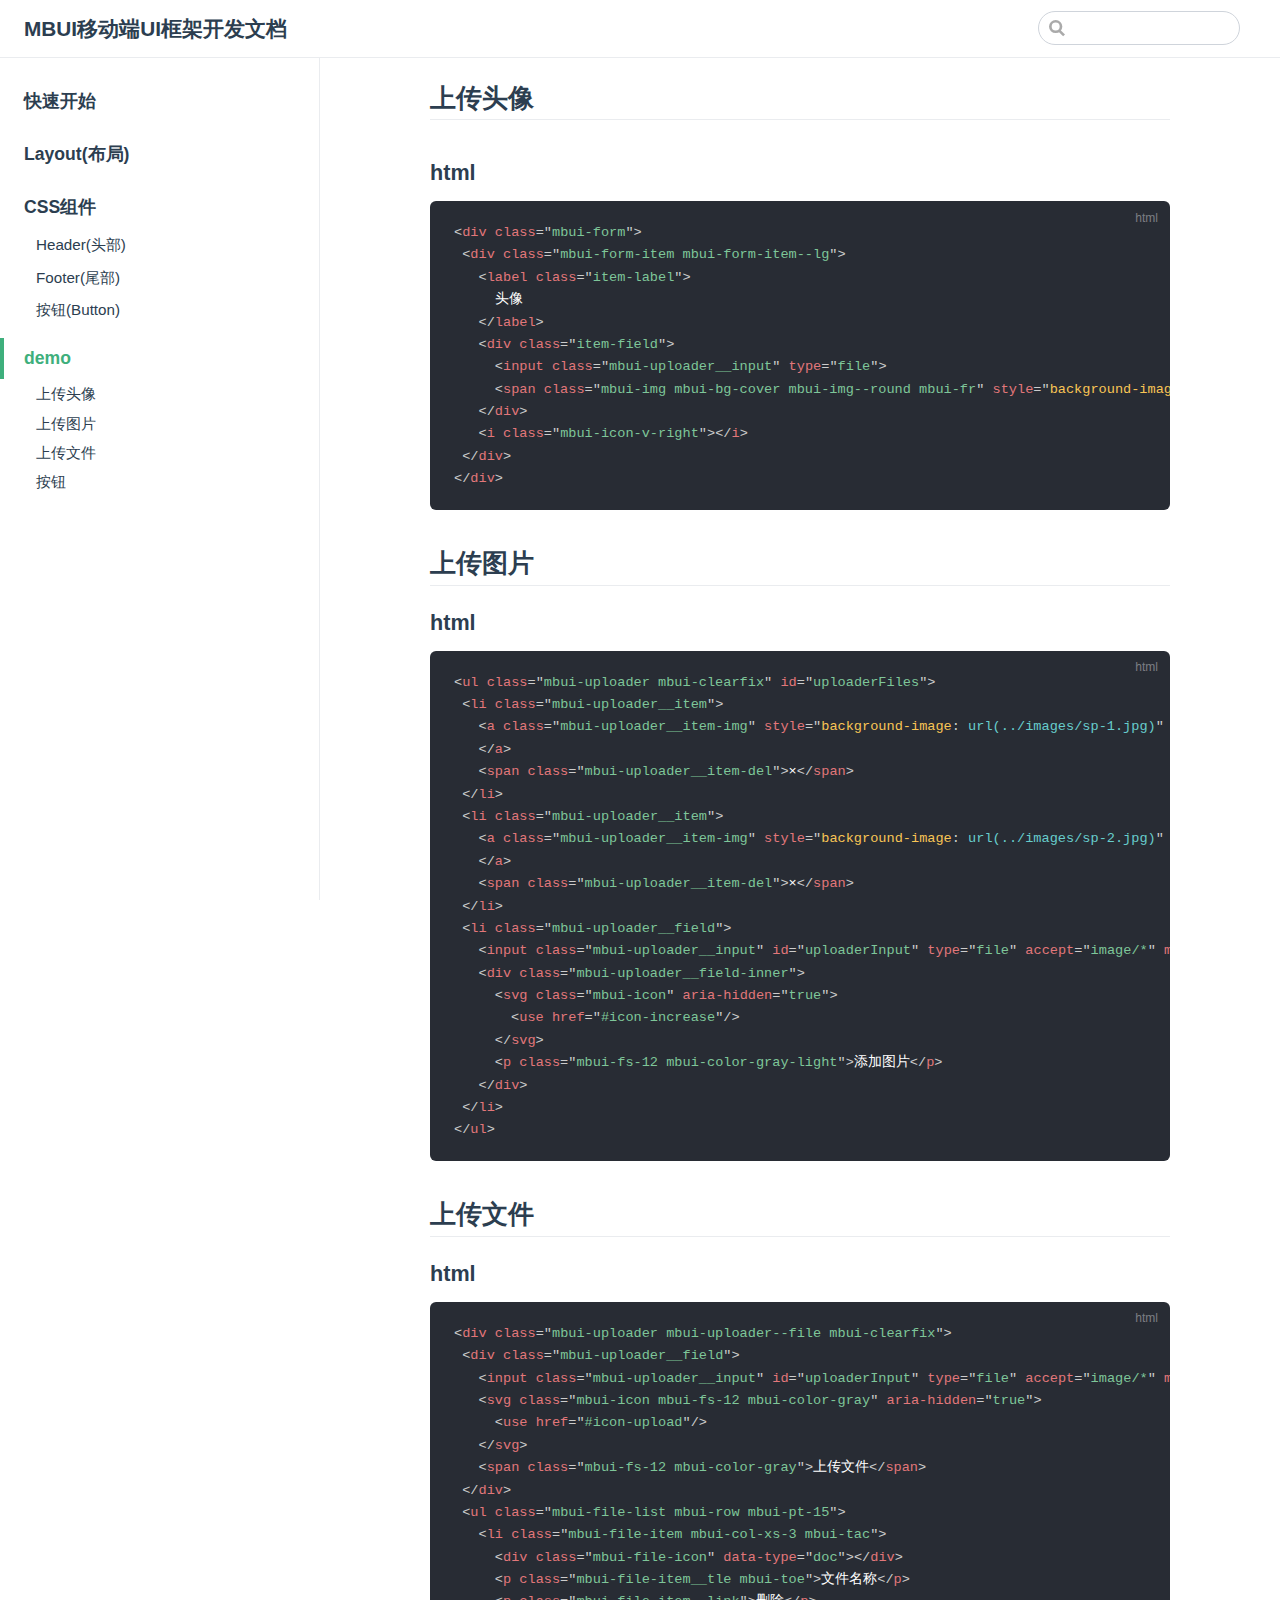
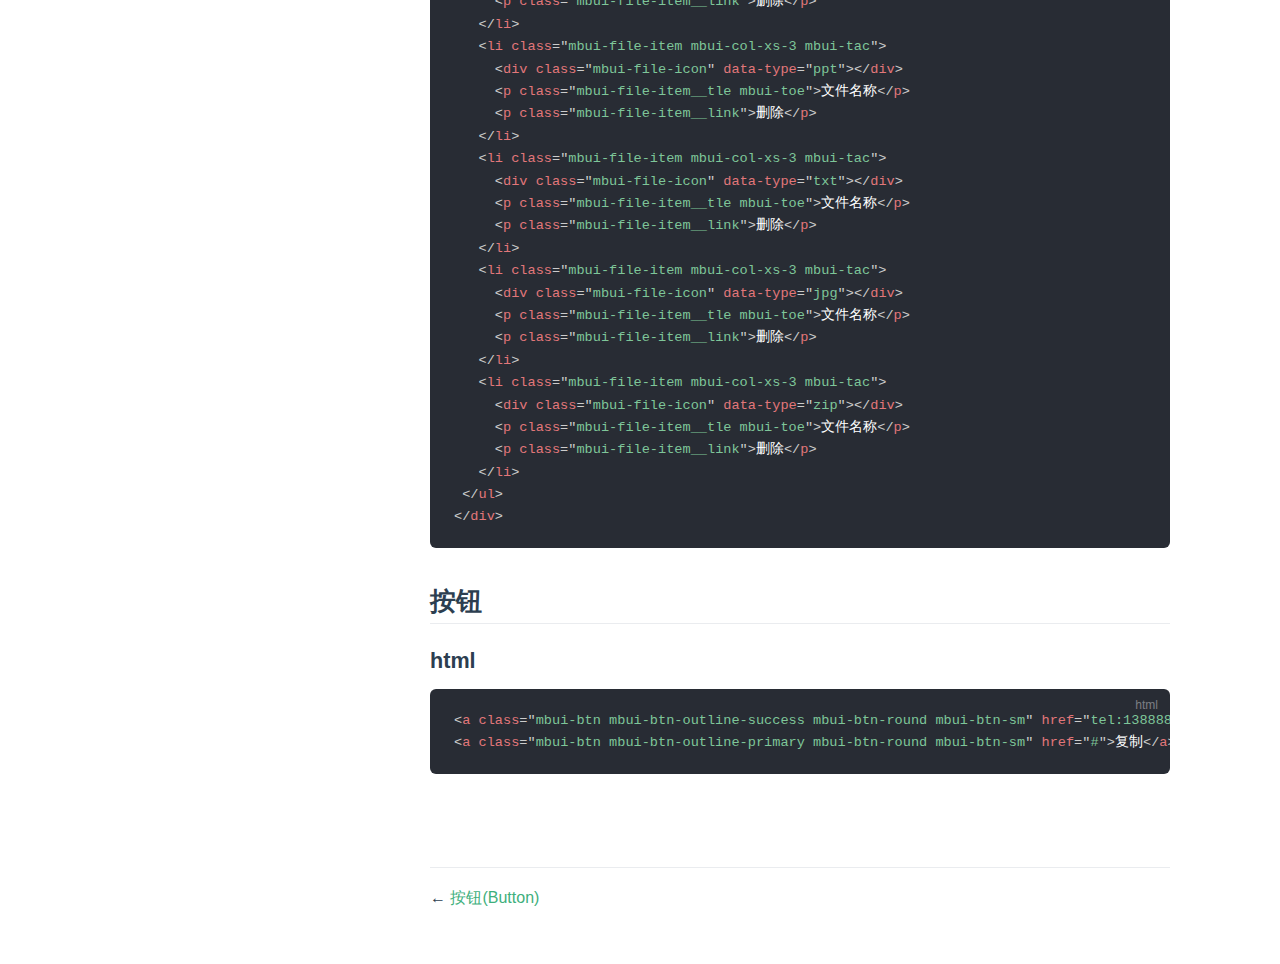
<file: cu46gx.html>
<!DOCTYPE html>
<html lang="en-US">
  <head>
    <meta charset="utf-8">
    <meta name="viewport" content="width=device-width,initial-scale=1">
    <title>上传头像 | MBUI移动端UI框架开发文档</title>
    <meta name="description" content="MBUI移动端UI框架开发文档">
    
    
    <link rel="preload" href="/assets/css/0.styles.6f683ea6.css" as="style"><link rel="preload" href="/assets/js/app.54529a7c.js" as="script"><link rel="preload" href="/assets/js/2.e692ce93.js" as="script"><link rel="preload" href="/assets/js/10.e9446d0b.js" as="script"><link rel="prefetch" href="/assets/js/11.98b7233d.js"><link rel="prefetch" href="/assets/js/3.8cfca7ca.js"><link rel="prefetch" href="/assets/js/4.e73e36c5.js"><link rel="prefetch" href="/assets/js/5.8cc801ea.js"><link rel="prefetch" href="/assets/js/6.a885dcf7.js"><link rel="prefetch" href="/assets/js/7.0be481ee.js"><link rel="prefetch" href="/assets/js/8.d0786f51.js"><link rel="prefetch" href="/assets/js/9.4dfce9fd.js">
    <link rel="stylesheet" href="/assets/css/0.styles.6f683ea6.css">
  </head>
  <body>
    <div id="app" data-server-rendered="true"><div class="theme-container"><header class="navbar"><div class="sidebar-button"><svg xmlns="http://www.w3.org/2000/svg" aria-hidden="true" role="img" viewBox="0 0 448 512" class="icon"><path fill="currentColor" d="M436 124H12c-6.627 0-12-5.373-12-12V80c0-6.627 5.373-12 12-12h424c6.627 0 12 5.373 12 12v32c0 6.627-5.373 12-12 12zm0 160H12c-6.627 0-12-5.373-12-12v-32c0-6.627 5.373-12 12-12h424c6.627 0 12 5.373 12 12v32c0 6.627-5.373 12-12 12zm0 160H12c-6.627 0-12-5.373-12-12v-32c0-6.627 5.373-12 12-12h424c6.627 0 12 5.373 12 12v32c0 6.627-5.373 12-12 12z"></path></svg></div> <a href="/" class="home-link router-link-active"><!----> <span class="site-name">MBUI移动端UI框架开发文档</span></a> <div class="links"><div class="search-box"><input aria-label="Search" autocomplete="off" spellcheck="false" value=""> <!----></div> <!----></div></header> <div class="sidebar-mask"></div> <aside class="sidebar"><!---->  <ul class="sidebar-links"><li><a href="/xqa5ty.html" class="sidebar-link">快速开始</a></li><li><a href="/fzppwb.html" class="sidebar-link">Layout(布局)</a></li><li><section class="sidebar-group depth-0"><p class="sidebar-heading"><span>CSS组件</span> <!----></p> <ul class="sidebar-links sidebar-group-items"><li><a href="/tu63qk.html" class="sidebar-link">Header(头部)</a></li><li><a href="/pql5gw.html" class="sidebar-link">Footer(尾部)</a></li><li><a href="/gqqy02.html" class="sidebar-link">按钮(Button)</a></li></ul></section></li><li><a href="/cu46gx.html" class="active sidebar-link">demo</a><ul class="sidebar-sub-headers"><li class="sidebar-sub-header"><a href="/cu46gx.html#上传头像" class="sidebar-link">上传头像</a></li><li class="sidebar-sub-header"><a href="/cu46gx.html#上传图片" class="sidebar-link">上传图片</a></li><li class="sidebar-sub-header"><a href="/cu46gx.html#上传文件" class="sidebar-link">上传文件</a></li><li class="sidebar-sub-header"><a href="/cu46gx.html#按钮" class="sidebar-link">按钮</a></li></ul></li></ul> </aside> <main class="page"> <div class="content default"><h2 id="上传头像"><a href="#上传头像" aria-hidden="true" class="header-anchor">#</a> 上传头像</h2> <h3 id="html"><a href="#html" aria-hidden="true" class="header-anchor">#</a> html</h3> <div class="language-html extra-class"><pre class="language-html"><code><span class="token tag"><span class="token tag"><span class="token punctuation">&lt;</span>div</span> <span class="token attr-name">class</span><span class="token attr-value"><span class="token punctuation">=</span><span class="token punctuation">&quot;</span>mbui-form<span class="token punctuation">&quot;</span></span><span class="token punctuation">&gt;</span></span>
 <span class="token tag"><span class="token tag"><span class="token punctuation">&lt;</span>div</span> <span class="token attr-name">class</span><span class="token attr-value"><span class="token punctuation">=</span><span class="token punctuation">&quot;</span>mbui-form-item mbui-form-item--lg<span class="token punctuation">&quot;</span></span><span class="token punctuation">&gt;</span></span>
   <span class="token tag"><span class="token tag"><span class="token punctuation">&lt;</span>label</span> <span class="token attr-name">class</span><span class="token attr-value"><span class="token punctuation">=</span><span class="token punctuation">&quot;</span>item-label<span class="token punctuation">&quot;</span></span><span class="token punctuation">&gt;</span></span>
     头像
   <span class="token tag"><span class="token tag"><span class="token punctuation">&lt;/</span>label</span><span class="token punctuation">&gt;</span></span>
   <span class="token tag"><span class="token tag"><span class="token punctuation">&lt;</span>div</span> <span class="token attr-name">class</span><span class="token attr-value"><span class="token punctuation">=</span><span class="token punctuation">&quot;</span>item-field<span class="token punctuation">&quot;</span></span><span class="token punctuation">&gt;</span></span>
     <span class="token tag"><span class="token tag"><span class="token punctuation">&lt;</span>input</span> <span class="token attr-name">class</span><span class="token attr-value"><span class="token punctuation">=</span><span class="token punctuation">&quot;</span>mbui-uploader__input<span class="token punctuation">&quot;</span></span> <span class="token attr-name">type</span><span class="token attr-value"><span class="token punctuation">=</span><span class="token punctuation">&quot;</span>file<span class="token punctuation">&quot;</span></span><span class="token punctuation">&gt;</span></span>
     <span class="token tag"><span class="token tag"><span class="token punctuation">&lt;</span>span</span> <span class="token attr-name">class</span><span class="token attr-value"><span class="token punctuation">=</span><span class="token punctuation">&quot;</span>mbui-img mbui-bg-cover mbui-img--round mbui-fr<span class="token punctuation">&quot;</span></span><span class="token style-attr language-css"><span class="token attr-name"> <span class="token attr-name">style</span></span><span class="token punctuation">=&quot;</span><span class="token attr-value"><span class="token property">background-image</span><span class="token punctuation">:</span> <span class="token url">url(../images/p-img-1.jpg)</span><span class="token punctuation">;</span></span><span class="token punctuation">&quot;</span></span><span class="token punctuation">&gt;</span></span><span class="token tag"><span class="token tag"><span class="token punctuation">&lt;/</span>span</span><span class="token punctuation">&gt;</span></span>
   <span class="token tag"><span class="token tag"><span class="token punctuation">&lt;/</span>div</span><span class="token punctuation">&gt;</span></span>
   <span class="token tag"><span class="token tag"><span class="token punctuation">&lt;</span>i</span> <span class="token attr-name">class</span><span class="token attr-value"><span class="token punctuation">=</span><span class="token punctuation">&quot;</span>mbui-icon-v-right<span class="token punctuation">&quot;</span></span><span class="token punctuation">&gt;</span></span><span class="token tag"><span class="token tag"><span class="token punctuation">&lt;/</span>i</span><span class="token punctuation">&gt;</span></span>
 <span class="token tag"><span class="token tag"><span class="token punctuation">&lt;/</span>div</span><span class="token punctuation">&gt;</span></span>
<span class="token tag"><span class="token tag"><span class="token punctuation">&lt;/</span>div</span><span class="token punctuation">&gt;</span></span> 
</code></pre></div><h2 id="上传图片"><a href="#上传图片" aria-hidden="true" class="header-anchor">#</a> 上传图片</h2> <h3 id="html-2"><a href="#html-2" aria-hidden="true" class="header-anchor">#</a> html</h3> <div class="language-html extra-class"><pre class="language-html"><code><span class="token tag"><span class="token tag"><span class="token punctuation">&lt;</span>ul</span> <span class="token attr-name">class</span><span class="token attr-value"><span class="token punctuation">=</span><span class="token punctuation">&quot;</span>mbui-uploader mbui-clearfix<span class="token punctuation">&quot;</span></span> <span class="token attr-name">id</span><span class="token attr-value"><span class="token punctuation">=</span><span class="token punctuation">&quot;</span>uploaderFiles<span class="token punctuation">&quot;</span></span><span class="token punctuation">&gt;</span></span>
 <span class="token tag"><span class="token tag"><span class="token punctuation">&lt;</span>li</span> <span class="token attr-name">class</span><span class="token attr-value"><span class="token punctuation">=</span><span class="token punctuation">&quot;</span>mbui-uploader__item<span class="token punctuation">&quot;</span></span><span class="token punctuation">&gt;</span></span>
   <span class="token tag"><span class="token tag"><span class="token punctuation">&lt;</span>a</span> <span class="token attr-name">class</span><span class="token attr-value"><span class="token punctuation">=</span><span class="token punctuation">&quot;</span>mbui-uploader__item-img<span class="token punctuation">&quot;</span></span><span class="token style-attr language-css"><span class="token attr-name"> <span class="token attr-name">style</span></span><span class="token punctuation">=&quot;</span><span class="token attr-value"><span class="token property">background-image</span><span class="token punctuation">:</span> <span class="token url">url(../images/sp-1.jpg)</span></span><span class="token punctuation">&quot;</span></span> <span class="token attr-name">data-fancybox</span><span class="token attr-value"><span class="token punctuation">=</span><span class="token punctuation">&quot;</span>gallery<span class="token punctuation">&quot;</span></span> <span class="token attr-name">href</span><span class="token attr-value"><span class="token punctuation">=</span><span class="token punctuation">&quot;</span>../images/sp-1.jpg<span class="token punctuation">&quot;</span></span><span class="token punctuation">&gt;</span></span>
   <span class="token tag"><span class="token tag"><span class="token punctuation">&lt;/</span>a</span><span class="token punctuation">&gt;</span></span>
   <span class="token tag"><span class="token tag"><span class="token punctuation">&lt;</span>span</span> <span class="token attr-name">class</span><span class="token attr-value"><span class="token punctuation">=</span><span class="token punctuation">&quot;</span>mbui-uploader__item-del<span class="token punctuation">&quot;</span></span><span class="token punctuation">&gt;</span></span>×<span class="token tag"><span class="token tag"><span class="token punctuation">&lt;/</span>span</span><span class="token punctuation">&gt;</span></span>
 <span class="token tag"><span class="token tag"><span class="token punctuation">&lt;/</span>li</span><span class="token punctuation">&gt;</span></span>
 <span class="token tag"><span class="token tag"><span class="token punctuation">&lt;</span>li</span> <span class="token attr-name">class</span><span class="token attr-value"><span class="token punctuation">=</span><span class="token punctuation">&quot;</span>mbui-uploader__item<span class="token punctuation">&quot;</span></span><span class="token punctuation">&gt;</span></span>
   <span class="token tag"><span class="token tag"><span class="token punctuation">&lt;</span>a</span> <span class="token attr-name">class</span><span class="token attr-value"><span class="token punctuation">=</span><span class="token punctuation">&quot;</span>mbui-uploader__item-img<span class="token punctuation">&quot;</span></span><span class="token style-attr language-css"><span class="token attr-name"> <span class="token attr-name">style</span></span><span class="token punctuation">=&quot;</span><span class="token attr-value"><span class="token property">background-image</span><span class="token punctuation">:</span> <span class="token url">url(../images/sp-2.jpg)</span></span><span class="token punctuation">&quot;</span></span> <span class="token attr-name">data-fancybox</span><span class="token attr-value"><span class="token punctuation">=</span><span class="token punctuation">&quot;</span>gallery<span class="token punctuation">&quot;</span></span> <span class="token attr-name">href</span><span class="token attr-value"><span class="token punctuation">=</span><span class="token punctuation">&quot;</span>../images/sp-2.jpg<span class="token punctuation">&quot;</span></span><span class="token punctuation">&gt;</span></span>
   <span class="token tag"><span class="token tag"><span class="token punctuation">&lt;/</span>a</span><span class="token punctuation">&gt;</span></span>
   <span class="token tag"><span class="token tag"><span class="token punctuation">&lt;</span>span</span> <span class="token attr-name">class</span><span class="token attr-value"><span class="token punctuation">=</span><span class="token punctuation">&quot;</span>mbui-uploader__item-del<span class="token punctuation">&quot;</span></span><span class="token punctuation">&gt;</span></span>×<span class="token tag"><span class="token tag"><span class="token punctuation">&lt;/</span>span</span><span class="token punctuation">&gt;</span></span>
 <span class="token tag"><span class="token tag"><span class="token punctuation">&lt;/</span>li</span><span class="token punctuation">&gt;</span></span>
 <span class="token tag"><span class="token tag"><span class="token punctuation">&lt;</span>li</span> <span class="token attr-name">class</span><span class="token attr-value"><span class="token punctuation">=</span><span class="token punctuation">&quot;</span>mbui-uploader__field<span class="token punctuation">&quot;</span></span><span class="token punctuation">&gt;</span></span>
   <span class="token tag"><span class="token tag"><span class="token punctuation">&lt;</span>input</span> <span class="token attr-name">class</span><span class="token attr-value"><span class="token punctuation">=</span><span class="token punctuation">&quot;</span>mbui-uploader__input<span class="token punctuation">&quot;</span></span> <span class="token attr-name">id</span><span class="token attr-value"><span class="token punctuation">=</span><span class="token punctuation">&quot;</span>uploaderInput<span class="token punctuation">&quot;</span></span> <span class="token attr-name">type</span><span class="token attr-value"><span class="token punctuation">=</span><span class="token punctuation">&quot;</span>file<span class="token punctuation">&quot;</span></span> <span class="token attr-name">accept</span><span class="token attr-value"><span class="token punctuation">=</span><span class="token punctuation">&quot;</span>image/*<span class="token punctuation">&quot;</span></span> <span class="token attr-name">multiple</span><span class="token punctuation">&gt;</span></span>
   <span class="token tag"><span class="token tag"><span class="token punctuation">&lt;</span>div</span> <span class="token attr-name">class</span><span class="token attr-value"><span class="token punctuation">=</span><span class="token punctuation">&quot;</span>mbui-uploader__field-inner<span class="token punctuation">&quot;</span></span><span class="token punctuation">&gt;</span></span>
     <span class="token tag"><span class="token tag"><span class="token punctuation">&lt;</span>svg</span> <span class="token attr-name">class</span><span class="token attr-value"><span class="token punctuation">=</span><span class="token punctuation">&quot;</span>mbui-icon<span class="token punctuation">&quot;</span></span> <span class="token attr-name">aria-hidden</span><span class="token attr-value"><span class="token punctuation">=</span><span class="token punctuation">&quot;</span>true<span class="token punctuation">&quot;</span></span><span class="token punctuation">&gt;</span></span>
       <span class="token tag"><span class="token tag"><span class="token punctuation">&lt;</span>use</span> <span class="token attr-name">href</span><span class="token attr-value"><span class="token punctuation">=</span><span class="token punctuation">&quot;</span>#icon-increase<span class="token punctuation">&quot;</span></span><span class="token punctuation">/&gt;</span></span>
     <span class="token tag"><span class="token tag"><span class="token punctuation">&lt;/</span>svg</span><span class="token punctuation">&gt;</span></span>
     <span class="token tag"><span class="token tag"><span class="token punctuation">&lt;</span>p</span> <span class="token attr-name">class</span><span class="token attr-value"><span class="token punctuation">=</span><span class="token punctuation">&quot;</span>mbui-fs-12 mbui-color-gray-light<span class="token punctuation">&quot;</span></span><span class="token punctuation">&gt;</span></span>添加图片<span class="token tag"><span class="token tag"><span class="token punctuation">&lt;/</span>p</span><span class="token punctuation">&gt;</span></span>
   <span class="token tag"><span class="token tag"><span class="token punctuation">&lt;/</span>div</span><span class="token punctuation">&gt;</span></span>
 <span class="token tag"><span class="token tag"><span class="token punctuation">&lt;/</span>li</span><span class="token punctuation">&gt;</span></span>
<span class="token tag"><span class="token tag"><span class="token punctuation">&lt;/</span>ul</span><span class="token punctuation">&gt;</span></span> 
</code></pre></div><h2 id="上传文件"><a href="#上传文件" aria-hidden="true" class="header-anchor">#</a> 上传文件</h2> <h3 id="html-3"><a href="#html-3" aria-hidden="true" class="header-anchor">#</a> html</h3> <div class="language-html extra-class"><pre class="language-html"><code><span class="token tag"><span class="token tag"><span class="token punctuation">&lt;</span>div</span> <span class="token attr-name">class</span><span class="token attr-value"><span class="token punctuation">=</span><span class="token punctuation">&quot;</span>mbui-uploader mbui-uploader--file mbui-clearfix<span class="token punctuation">&quot;</span></span><span class="token punctuation">&gt;</span></span>
 <span class="token tag"><span class="token tag"><span class="token punctuation">&lt;</span>div</span> <span class="token attr-name">class</span><span class="token attr-value"><span class="token punctuation">=</span><span class="token punctuation">&quot;</span>mbui-uploader__field<span class="token punctuation">&quot;</span></span><span class="token punctuation">&gt;</span></span>
   <span class="token tag"><span class="token tag"><span class="token punctuation">&lt;</span>input</span> <span class="token attr-name">class</span><span class="token attr-value"><span class="token punctuation">=</span><span class="token punctuation">&quot;</span>mbui-uploader__input<span class="token punctuation">&quot;</span></span> <span class="token attr-name">id</span><span class="token attr-value"><span class="token punctuation">=</span><span class="token punctuation">&quot;</span>uploaderInput<span class="token punctuation">&quot;</span></span> <span class="token attr-name">type</span><span class="token attr-value"><span class="token punctuation">=</span><span class="token punctuation">&quot;</span>file<span class="token punctuation">&quot;</span></span> <span class="token attr-name">accept</span><span class="token attr-value"><span class="token punctuation">=</span><span class="token punctuation">&quot;</span>image/*<span class="token punctuation">&quot;</span></span> <span class="token attr-name">multiple</span><span class="token punctuation">&gt;</span></span>
   <span class="token tag"><span class="token tag"><span class="token punctuation">&lt;</span>svg</span> <span class="token attr-name">class</span><span class="token attr-value"><span class="token punctuation">=</span><span class="token punctuation">&quot;</span>mbui-icon mbui-fs-12 mbui-color-gray<span class="token punctuation">&quot;</span></span> <span class="token attr-name">aria-hidden</span><span class="token attr-value"><span class="token punctuation">=</span><span class="token punctuation">&quot;</span>true<span class="token punctuation">&quot;</span></span><span class="token punctuation">&gt;</span></span>
     <span class="token tag"><span class="token tag"><span class="token punctuation">&lt;</span>use</span> <span class="token attr-name">href</span><span class="token attr-value"><span class="token punctuation">=</span><span class="token punctuation">&quot;</span>#icon-upload<span class="token punctuation">&quot;</span></span><span class="token punctuation">/&gt;</span></span>
   <span class="token tag"><span class="token tag"><span class="token punctuation">&lt;/</span>svg</span><span class="token punctuation">&gt;</span></span>
   <span class="token tag"><span class="token tag"><span class="token punctuation">&lt;</span>span</span> <span class="token attr-name">class</span><span class="token attr-value"><span class="token punctuation">=</span><span class="token punctuation">&quot;</span>mbui-fs-12 mbui-color-gray<span class="token punctuation">&quot;</span></span><span class="token punctuation">&gt;</span></span>上传文件<span class="token tag"><span class="token tag"><span class="token punctuation">&lt;/</span>span</span><span class="token punctuation">&gt;</span></span>
 <span class="token tag"><span class="token tag"><span class="token punctuation">&lt;/</span>div</span><span class="token punctuation">&gt;</span></span>
 <span class="token tag"><span class="token tag"><span class="token punctuation">&lt;</span>ul</span> <span class="token attr-name">class</span><span class="token attr-value"><span class="token punctuation">=</span><span class="token punctuation">&quot;</span>mbui-file-list mbui-row mbui-pt-15<span class="token punctuation">&quot;</span></span><span class="token punctuation">&gt;</span></span>
   <span class="token tag"><span class="token tag"><span class="token punctuation">&lt;</span>li</span> <span class="token attr-name">class</span><span class="token attr-value"><span class="token punctuation">=</span><span class="token punctuation">&quot;</span>mbui-file-item mbui-col-xs-3 mbui-tac<span class="token punctuation">&quot;</span></span><span class="token punctuation">&gt;</span></span>
     <span class="token tag"><span class="token tag"><span class="token punctuation">&lt;</span>div</span> <span class="token attr-name">class</span><span class="token attr-value"><span class="token punctuation">=</span><span class="token punctuation">&quot;</span>mbui-file-icon<span class="token punctuation">&quot;</span></span> <span class="token attr-name">data-type</span><span class="token attr-value"><span class="token punctuation">=</span><span class="token punctuation">&quot;</span>doc<span class="token punctuation">&quot;</span></span><span class="token punctuation">&gt;</span></span><span class="token tag"><span class="token tag"><span class="token punctuation">&lt;/</span>div</span><span class="token punctuation">&gt;</span></span>
     <span class="token tag"><span class="token tag"><span class="token punctuation">&lt;</span>p</span> <span class="token attr-name">class</span><span class="token attr-value"><span class="token punctuation">=</span><span class="token punctuation">&quot;</span>mbui-file-item__tle mbui-toe<span class="token punctuation">&quot;</span></span><span class="token punctuation">&gt;</span></span>文件名称<span class="token tag"><span class="token tag"><span class="token punctuation">&lt;/</span>p</span><span class="token punctuation">&gt;</span></span>
     <span class="token tag"><span class="token tag"><span class="token punctuation">&lt;</span>p</span> <span class="token attr-name">class</span><span class="token attr-value"><span class="token punctuation">=</span><span class="token punctuation">&quot;</span>mbui-file-item__link<span class="token punctuation">&quot;</span></span><span class="token punctuation">&gt;</span></span>删除<span class="token tag"><span class="token tag"><span class="token punctuation">&lt;/</span>p</span><span class="token punctuation">&gt;</span></span>
   <span class="token tag"><span class="token tag"><span class="token punctuation">&lt;/</span>li</span><span class="token punctuation">&gt;</span></span>
   <span class="token tag"><span class="token tag"><span class="token punctuation">&lt;</span>li</span> <span class="token attr-name">class</span><span class="token attr-value"><span class="token punctuation">=</span><span class="token punctuation">&quot;</span>mbui-file-item mbui-col-xs-3 mbui-tac<span class="token punctuation">&quot;</span></span><span class="token punctuation">&gt;</span></span>
     <span class="token tag"><span class="token tag"><span class="token punctuation">&lt;</span>div</span> <span class="token attr-name">class</span><span class="token attr-value"><span class="token punctuation">=</span><span class="token punctuation">&quot;</span>mbui-file-icon<span class="token punctuation">&quot;</span></span> <span class="token attr-name">data-type</span><span class="token attr-value"><span class="token punctuation">=</span><span class="token punctuation">&quot;</span>ppt<span class="token punctuation">&quot;</span></span><span class="token punctuation">&gt;</span></span><span class="token tag"><span class="token tag"><span class="token punctuation">&lt;/</span>div</span><span class="token punctuation">&gt;</span></span>
     <span class="token tag"><span class="token tag"><span class="token punctuation">&lt;</span>p</span> <span class="token attr-name">class</span><span class="token attr-value"><span class="token punctuation">=</span><span class="token punctuation">&quot;</span>mbui-file-item__tle mbui-toe<span class="token punctuation">&quot;</span></span><span class="token punctuation">&gt;</span></span>文件名称<span class="token tag"><span class="token tag"><span class="token punctuation">&lt;/</span>p</span><span class="token punctuation">&gt;</span></span>
     <span class="token tag"><span class="token tag"><span class="token punctuation">&lt;</span>p</span> <span class="token attr-name">class</span><span class="token attr-value"><span class="token punctuation">=</span><span class="token punctuation">&quot;</span>mbui-file-item__link<span class="token punctuation">&quot;</span></span><span class="token punctuation">&gt;</span></span>删除<span class="token tag"><span class="token tag"><span class="token punctuation">&lt;/</span>p</span><span class="token punctuation">&gt;</span></span>
   <span class="token tag"><span class="token tag"><span class="token punctuation">&lt;/</span>li</span><span class="token punctuation">&gt;</span></span>
   <span class="token tag"><span class="token tag"><span class="token punctuation">&lt;</span>li</span> <span class="token attr-name">class</span><span class="token attr-value"><span class="token punctuation">=</span><span class="token punctuation">&quot;</span>mbui-file-item mbui-col-xs-3 mbui-tac<span class="token punctuation">&quot;</span></span><span class="token punctuation">&gt;</span></span>
     <span class="token tag"><span class="token tag"><span class="token punctuation">&lt;</span>div</span> <span class="token attr-name">class</span><span class="token attr-value"><span class="token punctuation">=</span><span class="token punctuation">&quot;</span>mbui-file-icon<span class="token punctuation">&quot;</span></span> <span class="token attr-name">data-type</span><span class="token attr-value"><span class="token punctuation">=</span><span class="token punctuation">&quot;</span>txt<span class="token punctuation">&quot;</span></span><span class="token punctuation">&gt;</span></span><span class="token tag"><span class="token tag"><span class="token punctuation">&lt;/</span>div</span><span class="token punctuation">&gt;</span></span>
     <span class="token tag"><span class="token tag"><span class="token punctuation">&lt;</span>p</span> <span class="token attr-name">class</span><span class="token attr-value"><span class="token punctuation">=</span><span class="token punctuation">&quot;</span>mbui-file-item__tle mbui-toe<span class="token punctuation">&quot;</span></span><span class="token punctuation">&gt;</span></span>文件名称<span class="token tag"><span class="token tag"><span class="token punctuation">&lt;/</span>p</span><span class="token punctuation">&gt;</span></span>
     <span class="token tag"><span class="token tag"><span class="token punctuation">&lt;</span>p</span> <span class="token attr-name">class</span><span class="token attr-value"><span class="token punctuation">=</span><span class="token punctuation">&quot;</span>mbui-file-item__link<span class="token punctuation">&quot;</span></span><span class="token punctuation">&gt;</span></span>删除<span class="token tag"><span class="token tag"><span class="token punctuation">&lt;/</span>p</span><span class="token punctuation">&gt;</span></span>
   <span class="token tag"><span class="token tag"><span class="token punctuation">&lt;/</span>li</span><span class="token punctuation">&gt;</span></span>
   <span class="token tag"><span class="token tag"><span class="token punctuation">&lt;</span>li</span> <span class="token attr-name">class</span><span class="token attr-value"><span class="token punctuation">=</span><span class="token punctuation">&quot;</span>mbui-file-item mbui-col-xs-3 mbui-tac<span class="token punctuation">&quot;</span></span><span class="token punctuation">&gt;</span></span>
     <span class="token tag"><span class="token tag"><span class="token punctuation">&lt;</span>div</span> <span class="token attr-name">class</span><span class="token attr-value"><span class="token punctuation">=</span><span class="token punctuation">&quot;</span>mbui-file-icon<span class="token punctuation">&quot;</span></span> <span class="token attr-name">data-type</span><span class="token attr-value"><span class="token punctuation">=</span><span class="token punctuation">&quot;</span>jpg<span class="token punctuation">&quot;</span></span><span class="token punctuation">&gt;</span></span><span class="token tag"><span class="token tag"><span class="token punctuation">&lt;/</span>div</span><span class="token punctuation">&gt;</span></span>
     <span class="token tag"><span class="token tag"><span class="token punctuation">&lt;</span>p</span> <span class="token attr-name">class</span><span class="token attr-value"><span class="token punctuation">=</span><span class="token punctuation">&quot;</span>mbui-file-item__tle mbui-toe<span class="token punctuation">&quot;</span></span><span class="token punctuation">&gt;</span></span>文件名称<span class="token tag"><span class="token tag"><span class="token punctuation">&lt;/</span>p</span><span class="token punctuation">&gt;</span></span>
     <span class="token tag"><span class="token tag"><span class="token punctuation">&lt;</span>p</span> <span class="token attr-name">class</span><span class="token attr-value"><span class="token punctuation">=</span><span class="token punctuation">&quot;</span>mbui-file-item__link<span class="token punctuation">&quot;</span></span><span class="token punctuation">&gt;</span></span>删除<span class="token tag"><span class="token tag"><span class="token punctuation">&lt;/</span>p</span><span class="token punctuation">&gt;</span></span>
   <span class="token tag"><span class="token tag"><span class="token punctuation">&lt;/</span>li</span><span class="token punctuation">&gt;</span></span>
   <span class="token tag"><span class="token tag"><span class="token punctuation">&lt;</span>li</span> <span class="token attr-name">class</span><span class="token attr-value"><span class="token punctuation">=</span><span class="token punctuation">&quot;</span>mbui-file-item mbui-col-xs-3 mbui-tac<span class="token punctuation">&quot;</span></span><span class="token punctuation">&gt;</span></span>
     <span class="token tag"><span class="token tag"><span class="token punctuation">&lt;</span>div</span> <span class="token attr-name">class</span><span class="token attr-value"><span class="token punctuation">=</span><span class="token punctuation">&quot;</span>mbui-file-icon<span class="token punctuation">&quot;</span></span> <span class="token attr-name">data-type</span><span class="token attr-value"><span class="token punctuation">=</span><span class="token punctuation">&quot;</span>zip<span class="token punctuation">&quot;</span></span><span class="token punctuation">&gt;</span></span><span class="token tag"><span class="token tag"><span class="token punctuation">&lt;/</span>div</span><span class="token punctuation">&gt;</span></span>
     <span class="token tag"><span class="token tag"><span class="token punctuation">&lt;</span>p</span> <span class="token attr-name">class</span><span class="token attr-value"><span class="token punctuation">=</span><span class="token punctuation">&quot;</span>mbui-file-item__tle mbui-toe<span class="token punctuation">&quot;</span></span><span class="token punctuation">&gt;</span></span>文件名称<span class="token tag"><span class="token tag"><span class="token punctuation">&lt;/</span>p</span><span class="token punctuation">&gt;</span></span>
     <span class="token tag"><span class="token tag"><span class="token punctuation">&lt;</span>p</span> <span class="token attr-name">class</span><span class="token attr-value"><span class="token punctuation">=</span><span class="token punctuation">&quot;</span>mbui-file-item__link<span class="token punctuation">&quot;</span></span><span class="token punctuation">&gt;</span></span>删除<span class="token tag"><span class="token tag"><span class="token punctuation">&lt;/</span>p</span><span class="token punctuation">&gt;</span></span>
   <span class="token tag"><span class="token tag"><span class="token punctuation">&lt;/</span>li</span><span class="token punctuation">&gt;</span></span>
 <span class="token tag"><span class="token tag"><span class="token punctuation">&lt;/</span>ul</span><span class="token punctuation">&gt;</span></span>
<span class="token tag"><span class="token tag"><span class="token punctuation">&lt;/</span>div</span><span class="token punctuation">&gt;</span></span> 
</code></pre></div><h2 id="按钮"><a href="#按钮" aria-hidden="true" class="header-anchor">#</a> 按钮</h2> <h3 id="html-4"><a href="#html-4" aria-hidden="true" class="header-anchor">#</a> html</h3> <div class="language-html extra-class"><pre class="language-html"><code><span class="token tag"><span class="token tag"><span class="token punctuation">&lt;</span>a</span> <span class="token attr-name">class</span><span class="token attr-value"><span class="token punctuation">=</span><span class="token punctuation">&quot;</span>mbui-btn mbui-btn-outline-success mbui-btn-round mbui-btn-sm<span class="token punctuation">&quot;</span></span> <span class="token attr-name">href</span><span class="token attr-value"><span class="token punctuation">=</span><span class="token punctuation">&quot;</span>tel:13888880999<span class="token punctuation">&quot;</span></span><span class="token punctuation">&gt;</span></span>拨打电话<span class="token tag"><span class="token tag"><span class="token punctuation">&lt;/</span>a</span><span class="token punctuation">&gt;</span></span>
<span class="token tag"><span class="token tag"><span class="token punctuation">&lt;</span>a</span> <span class="token attr-name">class</span><span class="token attr-value"><span class="token punctuation">=</span><span class="token punctuation">&quot;</span>mbui-btn mbui-btn-outline-primary mbui-btn-round mbui-btn-sm<span class="token punctuation">&quot;</span></span> <span class="token attr-name">href</span><span class="token attr-value"><span class="token punctuation">=</span><span class="token punctuation">&quot;</span>#<span class="token punctuation">&quot;</span></span><span class="token punctuation">&gt;</span></span>复制<span class="token tag"><span class="token tag"><span class="token punctuation">&lt;/</span>a</span><span class="token punctuation">&gt;</span></span> 
</code></pre></div></div> <footer class="page-edit"><!----> <!----></footer> <div class="page-nav"><p class="inner"><span class="prev">
        ←
        <a href="/gqqy02.html" class="prev">
          按钮(Button)
        </a></span> <!----></p></div> </main></div><div class="global-ui"></div></div>
    <script src="/assets/js/app.54529a7c.js" defer></script><script src="/assets/js/2.e692ce93.js" defer></script><script src="/assets/js/10.e9446d0b.js" defer></script>
  </body>
</html>
</file>
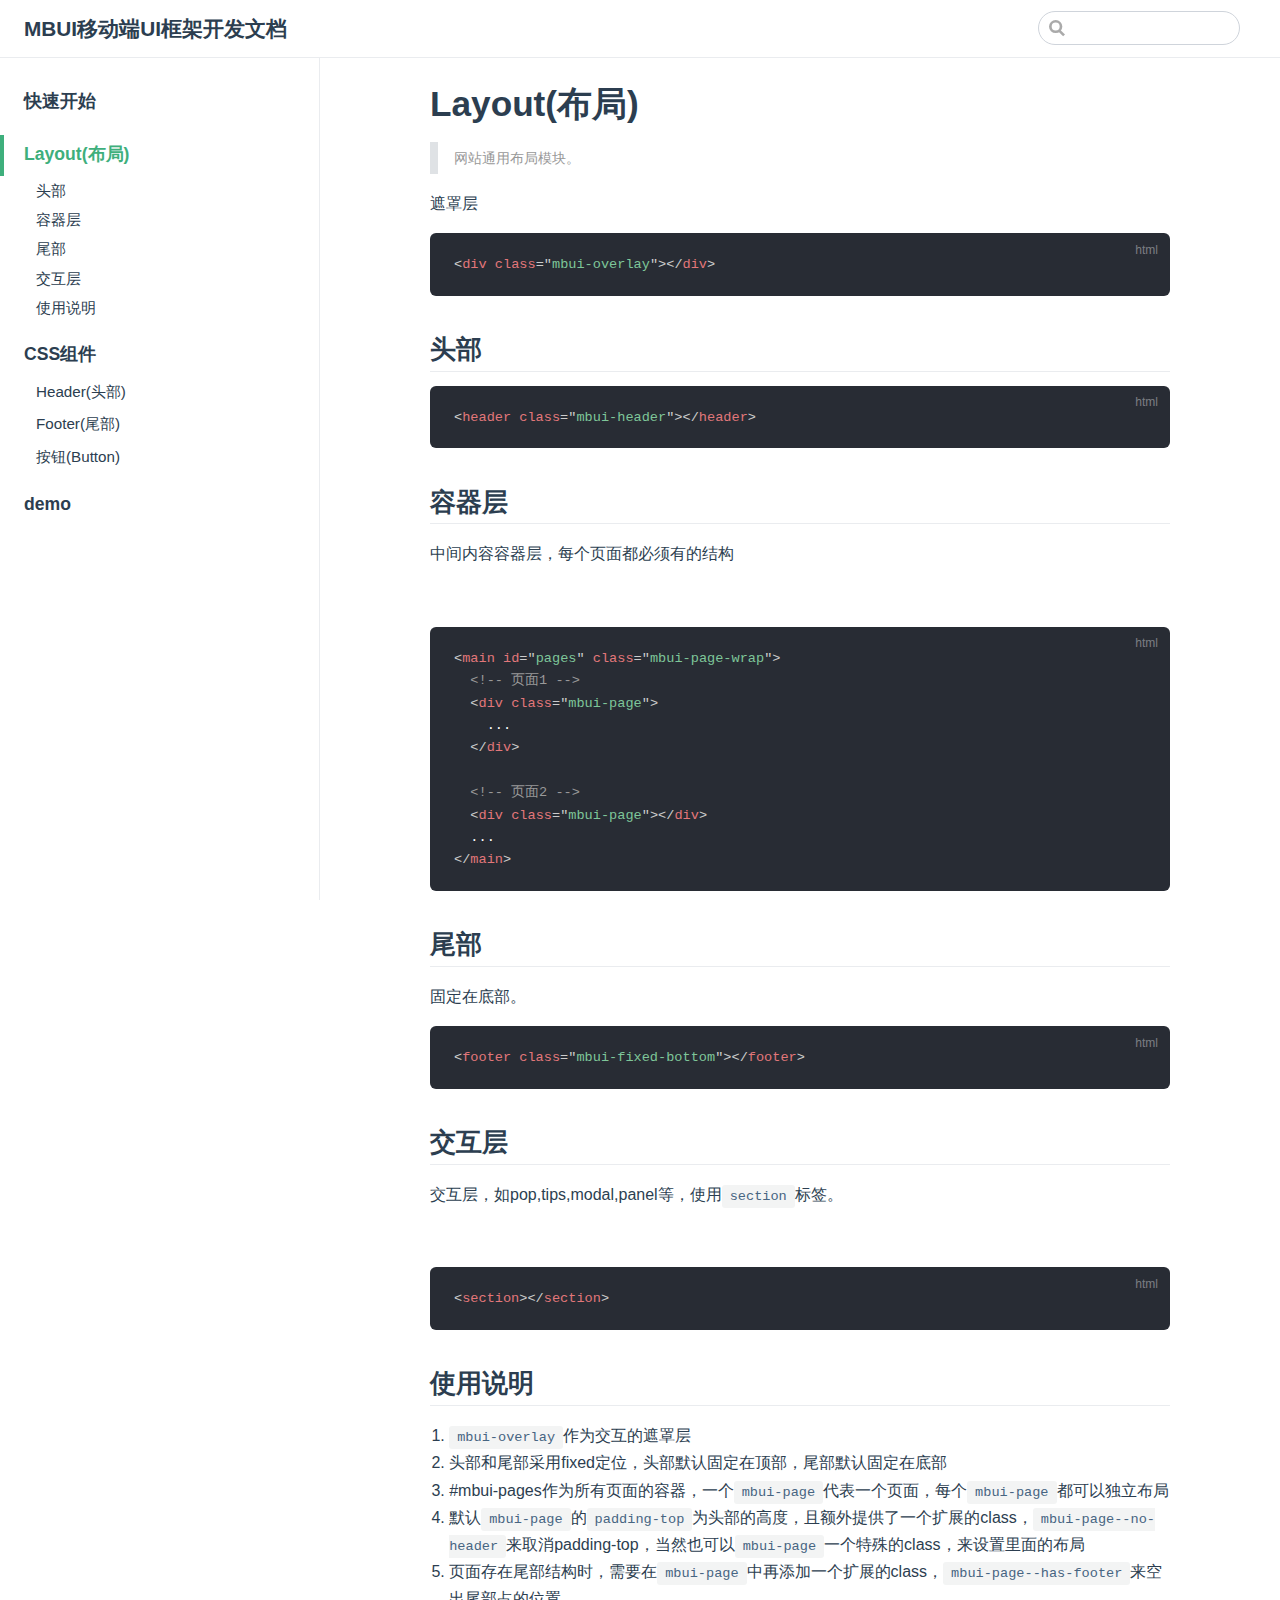
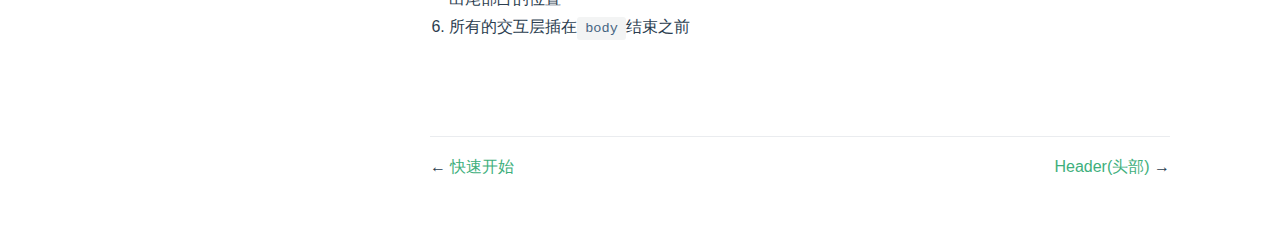
<file: fzppwb.html>
<!DOCTYPE html>
<html lang="en-US">
  <head>
    <meta charset="utf-8">
    <meta name="viewport" content="width=device-width,initial-scale=1">
    <title>Layout(布局) | MBUI移动端UI框架开发文档</title>
    <meta name="description" content="MBUI移动端UI框架开发文档">
    
    
    <link rel="preload" href="/assets/css/0.styles.6f683ea6.css" as="style"><link rel="preload" href="/assets/js/app.54529a7c.js" as="script"><link rel="preload" href="/assets/js/2.e692ce93.js" as="script"><link rel="preload" href="/assets/js/8.d0786f51.js" as="script"><link rel="prefetch" href="/assets/js/10.e9446d0b.js"><link rel="prefetch" href="/assets/js/11.98b7233d.js"><link rel="prefetch" href="/assets/js/3.8cfca7ca.js"><link rel="prefetch" href="/assets/js/4.e73e36c5.js"><link rel="prefetch" href="/assets/js/5.8cc801ea.js"><link rel="prefetch" href="/assets/js/6.a885dcf7.js"><link rel="prefetch" href="/assets/js/7.0be481ee.js"><link rel="prefetch" href="/assets/js/9.4dfce9fd.js">
    <link rel="stylesheet" href="/assets/css/0.styles.6f683ea6.css">
  </head>
  <body>
    <div id="app" data-server-rendered="true"><div class="theme-container"><header class="navbar"><div class="sidebar-button"><svg xmlns="http://www.w3.org/2000/svg" aria-hidden="true" role="img" viewBox="0 0 448 512" class="icon"><path fill="currentColor" d="M436 124H12c-6.627 0-12-5.373-12-12V80c0-6.627 5.373-12 12-12h424c6.627 0 12 5.373 12 12v32c0 6.627-5.373 12-12 12zm0 160H12c-6.627 0-12-5.373-12-12v-32c0-6.627 5.373-12 12-12h424c6.627 0 12 5.373 12 12v32c0 6.627-5.373 12-12 12zm0 160H12c-6.627 0-12-5.373-12-12v-32c0-6.627 5.373-12 12-12h424c6.627 0 12 5.373 12 12v32c0 6.627-5.373 12-12 12z"></path></svg></div> <a href="/" class="home-link router-link-active"><!----> <span class="site-name">MBUI移动端UI框架开发文档</span></a> <div class="links"><div class="search-box"><input aria-label="Search" autocomplete="off" spellcheck="false" value=""> <!----></div> <!----></div></header> <div class="sidebar-mask"></div> <aside class="sidebar"><!---->  <ul class="sidebar-links"><li><a href="/xqa5ty.html" class="sidebar-link">快速开始</a></li><li><a href="/fzppwb.html" class="active sidebar-link">Layout(布局)</a><ul class="sidebar-sub-headers"><li class="sidebar-sub-header"><a href="/fzppwb.html#头部" class="sidebar-link">头部</a></li><li class="sidebar-sub-header"><a href="/fzppwb.html#容器层" class="sidebar-link">容器层</a></li><li class="sidebar-sub-header"><a href="/fzppwb.html#尾部" class="sidebar-link">尾部</a></li><li class="sidebar-sub-header"><a href="/fzppwb.html#交互层" class="sidebar-link">交互层</a></li><li class="sidebar-sub-header"><a href="/fzppwb.html#使用说明" class="sidebar-link">使用说明</a></li></ul></li><li><section class="sidebar-group depth-0"><p class="sidebar-heading"><span>CSS组件</span> <!----></p> <ul class="sidebar-links sidebar-group-items"><li><a href="/tu63qk.html" class="sidebar-link">Header(头部)</a></li><li><a href="/pql5gw.html" class="sidebar-link">Footer(尾部)</a></li><li><a href="/gqqy02.html" class="sidebar-link">按钮(Button)</a></li></ul></section></li><li><a href="/cu46gx.html" class="sidebar-link">demo</a></li></ul> </aside> <main class="page"> <div class="content default"><h1 id="layout-布局"><a href="#layout-布局" aria-hidden="true" class="header-anchor">#</a> Layout(布局)</h1> <blockquote><p>网站通用布局模块。</p></blockquote><p><span style="background-color:transparent;">遮罩层</span><br></p> <div class="language-html extra-class"><pre class="language-html"><code><span class="token tag"><span class="token tag"><span class="token punctuation">&lt;</span>div</span> <span class="token attr-name">class</span><span class="token attr-value"><span class="token punctuation">=</span><span class="token punctuation">&quot;</span>mbui-overlay<span class="token punctuation">&quot;</span></span><span class="token punctuation">&gt;</span></span><span class="token tag"><span class="token tag"><span class="token punctuation">&lt;/</span>div</span><span class="token punctuation">&gt;</span></span>  
</code></pre></div><h2 id="头部"><a href="#头部" aria-hidden="true" class="header-anchor">#</a> 头部</h2> <div class="language-html extra-class"><pre class="language-html"><code><span class="token tag"><span class="token tag"><span class="token punctuation">&lt;</span>header</span> <span class="token attr-name">class</span><span class="token attr-value"><span class="token punctuation">=</span><span class="token punctuation">&quot;</span>mbui-header<span class="token punctuation">&quot;</span></span><span class="token punctuation">&gt;</span></span><span class="token tag"><span class="token tag"><span class="token punctuation">&lt;/</span>header</span><span class="token punctuation">&gt;</span></span> 
</code></pre></div><h2 id="容器层"><a href="#容器层" aria-hidden="true" class="header-anchor">#</a> 容器层</h2> <p><span class="lake-fontsize-11" style="color:#2C3F51;">中间内容容器层，每个页面都必须有的结构</span></p><p><span class="lake-fontsize-11" style="color:#2C3F51;"><br></span></p> <div class="language-html extra-class"><pre class="language-html"><code><span class="token tag"><span class="token tag"><span class="token punctuation">&lt;</span>main</span> <span class="token attr-name">id</span><span class="token attr-value"><span class="token punctuation">=</span><span class="token punctuation">&quot;</span>pages<span class="token punctuation">&quot;</span></span> <span class="token attr-name">class</span><span class="token attr-value"><span class="token punctuation">=</span><span class="token punctuation">&quot;</span>mbui-page-wrap<span class="token punctuation">&quot;</span></span><span class="token punctuation">&gt;</span></span>    
  <span class="token comment">&lt;!-- 页面1 --&gt;</span>
  <span class="token tag"><span class="token tag"><span class="token punctuation">&lt;</span>div</span> <span class="token attr-name">class</span><span class="token attr-value"><span class="token punctuation">=</span><span class="token punctuation">&quot;</span>mbui-page<span class="token punctuation">&quot;</span></span><span class="token punctuation">&gt;</span></span>
    ...
  <span class="token tag"><span class="token tag"><span class="token punctuation">&lt;/</span>div</span><span class="token punctuation">&gt;</span></span>

  <span class="token comment">&lt;!-- 页面2 --&gt;</span>
  <span class="token tag"><span class="token tag"><span class="token punctuation">&lt;</span>div</span> <span class="token attr-name">class</span><span class="token attr-value"><span class="token punctuation">=</span><span class="token punctuation">&quot;</span>mbui-page<span class="token punctuation">&quot;</span></span><span class="token punctuation">&gt;</span></span><span class="token tag"><span class="token tag"><span class="token punctuation">&lt;/</span>div</span><span class="token punctuation">&gt;</span></span>   
  ...
<span class="token tag"><span class="token tag"><span class="token punctuation">&lt;/</span>main</span><span class="token punctuation">&gt;</span></span> 
</code></pre></div><h2 id="尾部"><a href="#尾部" aria-hidden="true" class="header-anchor">#</a> 尾部</h2> <p>固定在底部。</p> <div class="language-html extra-class"><pre class="language-html"><code><span class="token tag"><span class="token tag"><span class="token punctuation">&lt;</span>footer</span> <span class="token attr-name">class</span><span class="token attr-value"><span class="token punctuation">=</span><span class="token punctuation">&quot;</span>mbui-fixed-bottom<span class="token punctuation">&quot;</span></span><span class="token punctuation">&gt;</span></span><span class="token tag"><span class="token tag"><span class="token punctuation">&lt;/</span>footer</span><span class="token punctuation">&gt;</span></span> 
</code></pre></div><h2 id="交互层"><a href="#交互层" aria-hidden="true" class="header-anchor">#</a> 交互层</h2> <p><span class="lake-fontsize-11" style="color:#2C3F51;">交互层，如pop,tips,modal,panel等，使用<code>section</code>标签。</span></p><p><span class="lake-fontsize-11" style="color:#2C3F51;"><br></span></p> <div class="language-html extra-class"><pre class="language-html"><code><span class="token tag"><span class="token tag"><span class="token punctuation">&lt;</span>section</span><span class="token punctuation">&gt;</span></span><span class="token tag"><span class="token tag"><span class="token punctuation">&lt;/</span>section</span><span class="token punctuation">&gt;</span></span> 
</code></pre></div><h2 id="使用说明"><a href="#使用说明" aria-hidden="true" class="header-anchor">#</a> 使用说明</h2> <ol start="1"><li><code>mbui-overlay</code>作为交互的遮罩层</li><li>头部和尾部采用fixed定位，头部默认固定在顶部，尾部默认固定在底部</li><li>#mbui-pages作为所有页面的容器，一个<code>mbui-page</code>代表一个页面，每个<code>mbui-page</code>都可以独立布局</li><li>默认<code>mbui-page</code>的<code>padding-top</code>为头部的高度，且额外提供了一个扩展的class，<code>mbui-page--no-header</code>来取消padding-top，当然也可以<code>mbui-page</code>一个特殊的class，来设置里面的布局</li><li>页面存在尾部结构时，需要在<code>mbui-page</code>中再添加一个扩展的class，<code>mbui-page--has-footer</code>来空出尾部占的位置</li><li>所有的交互层插在<code>body</code>结束之前</li></ol></div> <footer class="page-edit"><!----> <!----></footer> <div class="page-nav"><p class="inner"><span class="prev">
        ←
        <a href="/xqa5ty.html" class="prev">
          快速开始
        </a></span> <span class="next"><a href="/tu63qk.html">
          Header(头部)
        </a>
        →
      </span></p></div> </main></div><div class="global-ui"></div></div>
    <script src="/assets/js/app.54529a7c.js" defer></script><script src="/assets/js/2.e692ce93.js" defer></script><script src="/assets/js/8.d0786f51.js" defer></script>
  </body>
</html>
</file>
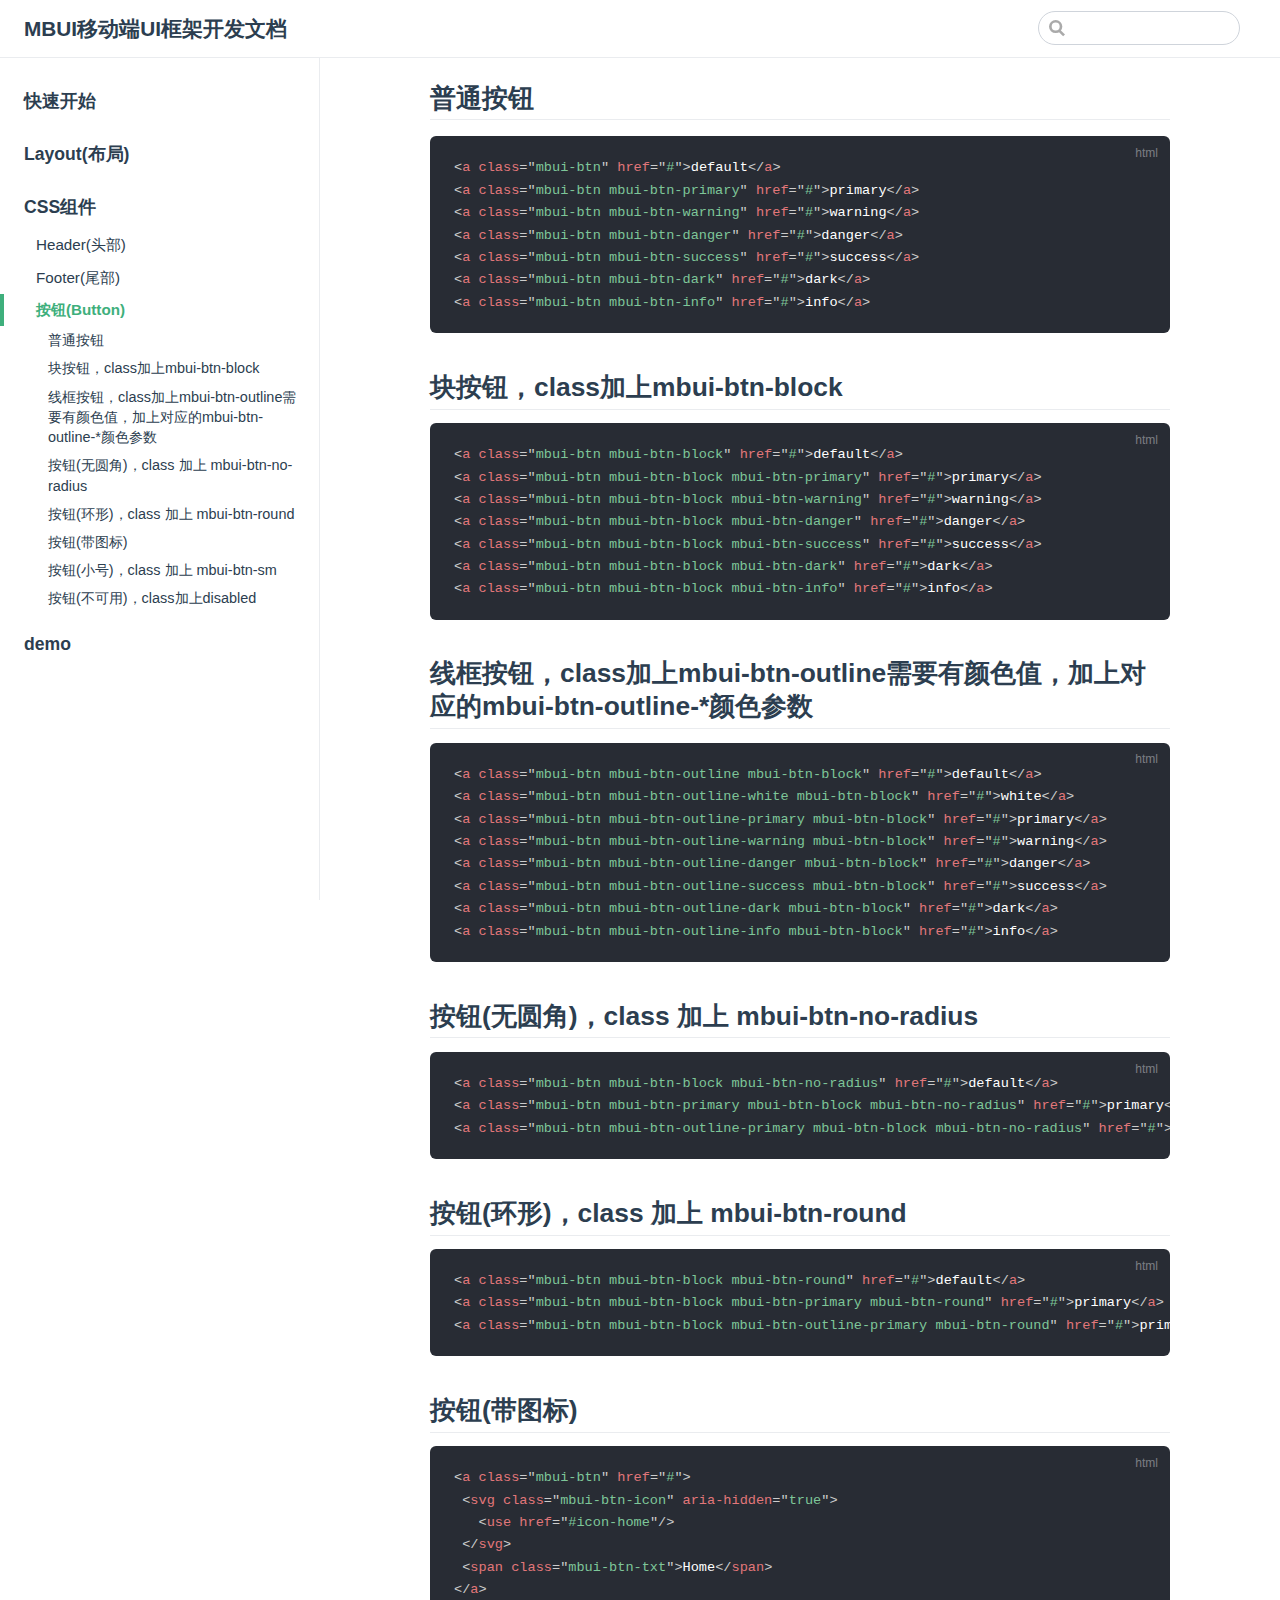
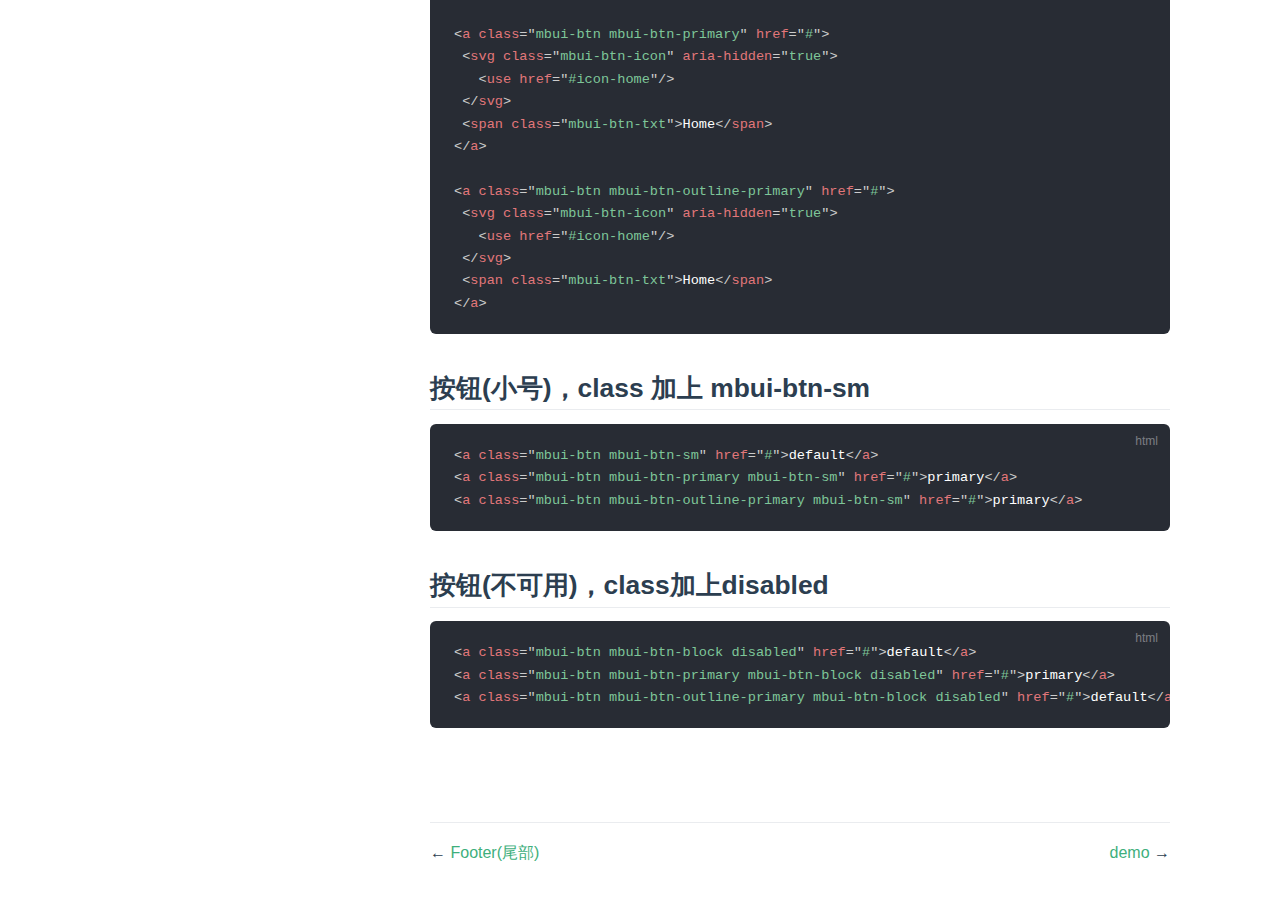
<file: gqqy02.html>
<!DOCTYPE html>
<html lang="en-US">
  <head>
    <meta charset="utf-8">
    <meta name="viewport" content="width=device-width,initial-scale=1">
    <title>普通按钮 | MBUI移动端UI框架开发文档</title>
    <meta name="description" content="MBUI移动端UI框架开发文档">
    
    
    <link rel="preload" href="/assets/css/0.styles.6f683ea6.css" as="style"><link rel="preload" href="/assets/js/app.54529a7c.js" as="script"><link rel="preload" href="/assets/js/2.e692ce93.js" as="script"><link rel="preload" href="/assets/js/9.4dfce9fd.js" as="script"><link rel="prefetch" href="/assets/js/10.e9446d0b.js"><link rel="prefetch" href="/assets/js/11.98b7233d.js"><link rel="prefetch" href="/assets/js/3.8cfca7ca.js"><link rel="prefetch" href="/assets/js/4.e73e36c5.js"><link rel="prefetch" href="/assets/js/5.8cc801ea.js"><link rel="prefetch" href="/assets/js/6.a885dcf7.js"><link rel="prefetch" href="/assets/js/7.0be481ee.js"><link rel="prefetch" href="/assets/js/8.d0786f51.js">
    <link rel="stylesheet" href="/assets/css/0.styles.6f683ea6.css">
  </head>
  <body>
    <div id="app" data-server-rendered="true"><div class="theme-container"><header class="navbar"><div class="sidebar-button"><svg xmlns="http://www.w3.org/2000/svg" aria-hidden="true" role="img" viewBox="0 0 448 512" class="icon"><path fill="currentColor" d="M436 124H12c-6.627 0-12-5.373-12-12V80c0-6.627 5.373-12 12-12h424c6.627 0 12 5.373 12 12v32c0 6.627-5.373 12-12 12zm0 160H12c-6.627 0-12-5.373-12-12v-32c0-6.627 5.373-12 12-12h424c6.627 0 12 5.373 12 12v32c0 6.627-5.373 12-12 12zm0 160H12c-6.627 0-12-5.373-12-12v-32c0-6.627 5.373-12 12-12h424c6.627 0 12 5.373 12 12v32c0 6.627-5.373 12-12 12z"></path></svg></div> <a href="/" class="home-link router-link-active"><!----> <span class="site-name">MBUI移动端UI框架开发文档</span></a> <div class="links"><div class="search-box"><input aria-label="Search" autocomplete="off" spellcheck="false" value=""> <!----></div> <!----></div></header> <div class="sidebar-mask"></div> <aside class="sidebar"><!---->  <ul class="sidebar-links"><li><a href="/xqa5ty.html" class="sidebar-link">快速开始</a></li><li><a href="/fzppwb.html" class="sidebar-link">Layout(布局)</a></li><li><section class="sidebar-group depth-0"><p class="sidebar-heading open"><span>CSS组件</span> <!----></p> <ul class="sidebar-links sidebar-group-items"><li><a href="/tu63qk.html" class="sidebar-link">Header(头部)</a></li><li><a href="/pql5gw.html" class="sidebar-link">Footer(尾部)</a></li><li><a href="/gqqy02.html" class="active sidebar-link">按钮(Button)</a><ul class="sidebar-sub-headers"><li class="sidebar-sub-header"><a href="/gqqy02.html#普通按钮" class="sidebar-link">普通按钮</a></li><li class="sidebar-sub-header"><a href="/gqqy02.html#块按钮，class加上mbui-btn-block" class="sidebar-link">块按钮，class加上mbui-btn-block</a></li><li class="sidebar-sub-header"><a href="/gqqy02.html#线框按钮，class加上mbui-btn-outline需要有颜色值，加上对应的mbui-btn-outline-颜色参数" class="sidebar-link">线框按钮，class加上mbui-btn-outline需要有颜色值，加上对应的mbui-btn-outline-*颜色参数</a></li><li class="sidebar-sub-header"><a href="/gqqy02.html#按钮-无圆角-，class-加上-mbui-btn-no-radius" class="sidebar-link">按钮(无圆角)，class 加上 mbui-btn-no-radius</a></li><li class="sidebar-sub-header"><a href="/gqqy02.html#按钮-环形-，class-加上-mbui-btn-round" class="sidebar-link">按钮(环形)，class 加上 mbui-btn-round</a></li><li class="sidebar-sub-header"><a href="/gqqy02.html#按钮-带图标" class="sidebar-link">按钮(带图标)</a></li><li class="sidebar-sub-header"><a href="/gqqy02.html#按钮-小号-，class-加上-mbui-btn-sm" class="sidebar-link">按钮(小号)，class 加上 mbui-btn-sm</a></li><li class="sidebar-sub-header"><a href="/gqqy02.html#按钮-不可用-，class加上disabled" class="sidebar-link">按钮(不可用)，class加上disabled</a></li></ul></li></ul></section></li><li><a href="/cu46gx.html" class="sidebar-link">demo</a></li></ul> </aside> <main class="page"> <div class="content default"><h2 id="普通按钮"><a href="#普通按钮" aria-hidden="true" class="header-anchor">#</a> 普通按钮</h2> <div class="language-html extra-class"><pre class="language-html"><code><span class="token tag"><span class="token tag"><span class="token punctuation">&lt;</span>a</span> <span class="token attr-name">class</span><span class="token attr-value"><span class="token punctuation">=</span><span class="token punctuation">&quot;</span>mbui-btn<span class="token punctuation">&quot;</span></span> <span class="token attr-name">href</span><span class="token attr-value"><span class="token punctuation">=</span><span class="token punctuation">&quot;</span>#<span class="token punctuation">&quot;</span></span><span class="token punctuation">&gt;</span></span>default<span class="token tag"><span class="token tag"><span class="token punctuation">&lt;/</span>a</span><span class="token punctuation">&gt;</span></span>
<span class="token tag"><span class="token tag"><span class="token punctuation">&lt;</span>a</span> <span class="token attr-name">class</span><span class="token attr-value"><span class="token punctuation">=</span><span class="token punctuation">&quot;</span>mbui-btn mbui-btn-primary<span class="token punctuation">&quot;</span></span> <span class="token attr-name">href</span><span class="token attr-value"><span class="token punctuation">=</span><span class="token punctuation">&quot;</span>#<span class="token punctuation">&quot;</span></span><span class="token punctuation">&gt;</span></span>primary<span class="token tag"><span class="token tag"><span class="token punctuation">&lt;/</span>a</span><span class="token punctuation">&gt;</span></span>
<span class="token tag"><span class="token tag"><span class="token punctuation">&lt;</span>a</span> <span class="token attr-name">class</span><span class="token attr-value"><span class="token punctuation">=</span><span class="token punctuation">&quot;</span>mbui-btn mbui-btn-warning<span class="token punctuation">&quot;</span></span> <span class="token attr-name">href</span><span class="token attr-value"><span class="token punctuation">=</span><span class="token punctuation">&quot;</span>#<span class="token punctuation">&quot;</span></span><span class="token punctuation">&gt;</span></span>warning<span class="token tag"><span class="token tag"><span class="token punctuation">&lt;/</span>a</span><span class="token punctuation">&gt;</span></span>
<span class="token tag"><span class="token tag"><span class="token punctuation">&lt;</span>a</span> <span class="token attr-name">class</span><span class="token attr-value"><span class="token punctuation">=</span><span class="token punctuation">&quot;</span>mbui-btn mbui-btn-danger<span class="token punctuation">&quot;</span></span> <span class="token attr-name">href</span><span class="token attr-value"><span class="token punctuation">=</span><span class="token punctuation">&quot;</span>#<span class="token punctuation">&quot;</span></span><span class="token punctuation">&gt;</span></span>danger<span class="token tag"><span class="token tag"><span class="token punctuation">&lt;/</span>a</span><span class="token punctuation">&gt;</span></span>
<span class="token tag"><span class="token tag"><span class="token punctuation">&lt;</span>a</span> <span class="token attr-name">class</span><span class="token attr-value"><span class="token punctuation">=</span><span class="token punctuation">&quot;</span>mbui-btn mbui-btn-success<span class="token punctuation">&quot;</span></span> <span class="token attr-name">href</span><span class="token attr-value"><span class="token punctuation">=</span><span class="token punctuation">&quot;</span>#<span class="token punctuation">&quot;</span></span><span class="token punctuation">&gt;</span></span>success<span class="token tag"><span class="token tag"><span class="token punctuation">&lt;/</span>a</span><span class="token punctuation">&gt;</span></span>
<span class="token tag"><span class="token tag"><span class="token punctuation">&lt;</span>a</span> <span class="token attr-name">class</span><span class="token attr-value"><span class="token punctuation">=</span><span class="token punctuation">&quot;</span>mbui-btn mbui-btn-dark<span class="token punctuation">&quot;</span></span> <span class="token attr-name">href</span><span class="token attr-value"><span class="token punctuation">=</span><span class="token punctuation">&quot;</span>#<span class="token punctuation">&quot;</span></span><span class="token punctuation">&gt;</span></span>dark<span class="token tag"><span class="token tag"><span class="token punctuation">&lt;/</span>a</span><span class="token punctuation">&gt;</span></span>
<span class="token tag"><span class="token tag"><span class="token punctuation">&lt;</span>a</span> <span class="token attr-name">class</span><span class="token attr-value"><span class="token punctuation">=</span><span class="token punctuation">&quot;</span>mbui-btn mbui-btn-info<span class="token punctuation">&quot;</span></span> <span class="token attr-name">href</span><span class="token attr-value"><span class="token punctuation">=</span><span class="token punctuation">&quot;</span>#<span class="token punctuation">&quot;</span></span><span class="token punctuation">&gt;</span></span>info<span class="token tag"><span class="token tag"><span class="token punctuation">&lt;/</span>a</span><span class="token punctuation">&gt;</span></span> 
</code></pre></div><h2 id="块按钮，class加上mbui-btn-block"><a href="#块按钮，class加上mbui-btn-block" aria-hidden="true" class="header-anchor">#</a> 块按钮，class加上mbui-btn-block</h2> <div class="language-html extra-class"><pre class="language-html"><code><span class="token tag"><span class="token tag"><span class="token punctuation">&lt;</span>a</span> <span class="token attr-name">class</span><span class="token attr-value"><span class="token punctuation">=</span><span class="token punctuation">&quot;</span>mbui-btn mbui-btn-block<span class="token punctuation">&quot;</span></span> <span class="token attr-name">href</span><span class="token attr-value"><span class="token punctuation">=</span><span class="token punctuation">&quot;</span>#<span class="token punctuation">&quot;</span></span><span class="token punctuation">&gt;</span></span>default<span class="token tag"><span class="token tag"><span class="token punctuation">&lt;/</span>a</span><span class="token punctuation">&gt;</span></span>
<span class="token tag"><span class="token tag"><span class="token punctuation">&lt;</span>a</span> <span class="token attr-name">class</span><span class="token attr-value"><span class="token punctuation">=</span><span class="token punctuation">&quot;</span>mbui-btn mbui-btn-block mbui-btn-primary<span class="token punctuation">&quot;</span></span> <span class="token attr-name">href</span><span class="token attr-value"><span class="token punctuation">=</span><span class="token punctuation">&quot;</span>#<span class="token punctuation">&quot;</span></span><span class="token punctuation">&gt;</span></span>primary<span class="token tag"><span class="token tag"><span class="token punctuation">&lt;/</span>a</span><span class="token punctuation">&gt;</span></span>
<span class="token tag"><span class="token tag"><span class="token punctuation">&lt;</span>a</span> <span class="token attr-name">class</span><span class="token attr-value"><span class="token punctuation">=</span><span class="token punctuation">&quot;</span>mbui-btn mbui-btn-block mbui-btn-warning<span class="token punctuation">&quot;</span></span> <span class="token attr-name">href</span><span class="token attr-value"><span class="token punctuation">=</span><span class="token punctuation">&quot;</span>#<span class="token punctuation">&quot;</span></span><span class="token punctuation">&gt;</span></span>warning<span class="token tag"><span class="token tag"><span class="token punctuation">&lt;/</span>a</span><span class="token punctuation">&gt;</span></span>
<span class="token tag"><span class="token tag"><span class="token punctuation">&lt;</span>a</span> <span class="token attr-name">class</span><span class="token attr-value"><span class="token punctuation">=</span><span class="token punctuation">&quot;</span>mbui-btn mbui-btn-block mbui-btn-danger<span class="token punctuation">&quot;</span></span> <span class="token attr-name">href</span><span class="token attr-value"><span class="token punctuation">=</span><span class="token punctuation">&quot;</span>#<span class="token punctuation">&quot;</span></span><span class="token punctuation">&gt;</span></span>danger<span class="token tag"><span class="token tag"><span class="token punctuation">&lt;/</span>a</span><span class="token punctuation">&gt;</span></span>
<span class="token tag"><span class="token tag"><span class="token punctuation">&lt;</span>a</span> <span class="token attr-name">class</span><span class="token attr-value"><span class="token punctuation">=</span><span class="token punctuation">&quot;</span>mbui-btn mbui-btn-block mbui-btn-success<span class="token punctuation">&quot;</span></span> <span class="token attr-name">href</span><span class="token attr-value"><span class="token punctuation">=</span><span class="token punctuation">&quot;</span>#<span class="token punctuation">&quot;</span></span><span class="token punctuation">&gt;</span></span>success<span class="token tag"><span class="token tag"><span class="token punctuation">&lt;/</span>a</span><span class="token punctuation">&gt;</span></span>
<span class="token tag"><span class="token tag"><span class="token punctuation">&lt;</span>a</span> <span class="token attr-name">class</span><span class="token attr-value"><span class="token punctuation">=</span><span class="token punctuation">&quot;</span>mbui-btn mbui-btn-block mbui-btn-dark<span class="token punctuation">&quot;</span></span> <span class="token attr-name">href</span><span class="token attr-value"><span class="token punctuation">=</span><span class="token punctuation">&quot;</span>#<span class="token punctuation">&quot;</span></span><span class="token punctuation">&gt;</span></span>dark<span class="token tag"><span class="token tag"><span class="token punctuation">&lt;/</span>a</span><span class="token punctuation">&gt;</span></span>
<span class="token tag"><span class="token tag"><span class="token punctuation">&lt;</span>a</span> <span class="token attr-name">class</span><span class="token attr-value"><span class="token punctuation">=</span><span class="token punctuation">&quot;</span>mbui-btn mbui-btn-block mbui-btn-info<span class="token punctuation">&quot;</span></span> <span class="token attr-name">href</span><span class="token attr-value"><span class="token punctuation">=</span><span class="token punctuation">&quot;</span>#<span class="token punctuation">&quot;</span></span><span class="token punctuation">&gt;</span></span>info<span class="token tag"><span class="token tag"><span class="token punctuation">&lt;/</span>a</span><span class="token punctuation">&gt;</span></span> 
</code></pre></div><h2 id="线框按钮，class加上mbui-btn-outline需要有颜色值，加上对应的mbui-btn-outline-颜色参数"><a href="#线框按钮，class加上mbui-btn-outline需要有颜色值，加上对应的mbui-btn-outline-颜色参数" aria-hidden="true" class="header-anchor">#</a> 线框按钮，class加上mbui-btn-outline需要有颜色值，加上对应的mbui-btn-outline-*颜色参数</h2> <div class="language-html extra-class"><pre class="language-html"><code><span class="token tag"><span class="token tag"><span class="token punctuation">&lt;</span>a</span> <span class="token attr-name">class</span><span class="token attr-value"><span class="token punctuation">=</span><span class="token punctuation">&quot;</span>mbui-btn mbui-btn-outline mbui-btn-block<span class="token punctuation">&quot;</span></span> <span class="token attr-name">href</span><span class="token attr-value"><span class="token punctuation">=</span><span class="token punctuation">&quot;</span>#<span class="token punctuation">&quot;</span></span><span class="token punctuation">&gt;</span></span>default<span class="token tag"><span class="token tag"><span class="token punctuation">&lt;/</span>a</span><span class="token punctuation">&gt;</span></span>
<span class="token tag"><span class="token tag"><span class="token punctuation">&lt;</span>a</span> <span class="token attr-name">class</span><span class="token attr-value"><span class="token punctuation">=</span><span class="token punctuation">&quot;</span>mbui-btn mbui-btn-outline-white mbui-btn-block<span class="token punctuation">&quot;</span></span> <span class="token attr-name">href</span><span class="token attr-value"><span class="token punctuation">=</span><span class="token punctuation">&quot;</span>#<span class="token punctuation">&quot;</span></span><span class="token punctuation">&gt;</span></span>white<span class="token tag"><span class="token tag"><span class="token punctuation">&lt;/</span>a</span><span class="token punctuation">&gt;</span></span>
<span class="token tag"><span class="token tag"><span class="token punctuation">&lt;</span>a</span> <span class="token attr-name">class</span><span class="token attr-value"><span class="token punctuation">=</span><span class="token punctuation">&quot;</span>mbui-btn mbui-btn-outline-primary mbui-btn-block<span class="token punctuation">&quot;</span></span> <span class="token attr-name">href</span><span class="token attr-value"><span class="token punctuation">=</span><span class="token punctuation">&quot;</span>#<span class="token punctuation">&quot;</span></span><span class="token punctuation">&gt;</span></span>primary<span class="token tag"><span class="token tag"><span class="token punctuation">&lt;/</span>a</span><span class="token punctuation">&gt;</span></span>
<span class="token tag"><span class="token tag"><span class="token punctuation">&lt;</span>a</span> <span class="token attr-name">class</span><span class="token attr-value"><span class="token punctuation">=</span><span class="token punctuation">&quot;</span>mbui-btn mbui-btn-outline-warning mbui-btn-block<span class="token punctuation">&quot;</span></span> <span class="token attr-name">href</span><span class="token attr-value"><span class="token punctuation">=</span><span class="token punctuation">&quot;</span>#<span class="token punctuation">&quot;</span></span><span class="token punctuation">&gt;</span></span>warning<span class="token tag"><span class="token tag"><span class="token punctuation">&lt;/</span>a</span><span class="token punctuation">&gt;</span></span>
<span class="token tag"><span class="token tag"><span class="token punctuation">&lt;</span>a</span> <span class="token attr-name">class</span><span class="token attr-value"><span class="token punctuation">=</span><span class="token punctuation">&quot;</span>mbui-btn mbui-btn-outline-danger mbui-btn-block<span class="token punctuation">&quot;</span></span> <span class="token attr-name">href</span><span class="token attr-value"><span class="token punctuation">=</span><span class="token punctuation">&quot;</span>#<span class="token punctuation">&quot;</span></span><span class="token punctuation">&gt;</span></span>danger<span class="token tag"><span class="token tag"><span class="token punctuation">&lt;/</span>a</span><span class="token punctuation">&gt;</span></span>
<span class="token tag"><span class="token tag"><span class="token punctuation">&lt;</span>a</span> <span class="token attr-name">class</span><span class="token attr-value"><span class="token punctuation">=</span><span class="token punctuation">&quot;</span>mbui-btn mbui-btn-outline-success mbui-btn-block<span class="token punctuation">&quot;</span></span> <span class="token attr-name">href</span><span class="token attr-value"><span class="token punctuation">=</span><span class="token punctuation">&quot;</span>#<span class="token punctuation">&quot;</span></span><span class="token punctuation">&gt;</span></span>success<span class="token tag"><span class="token tag"><span class="token punctuation">&lt;/</span>a</span><span class="token punctuation">&gt;</span></span>
<span class="token tag"><span class="token tag"><span class="token punctuation">&lt;</span>a</span> <span class="token attr-name">class</span><span class="token attr-value"><span class="token punctuation">=</span><span class="token punctuation">&quot;</span>mbui-btn mbui-btn-outline-dark mbui-btn-block<span class="token punctuation">&quot;</span></span> <span class="token attr-name">href</span><span class="token attr-value"><span class="token punctuation">=</span><span class="token punctuation">&quot;</span>#<span class="token punctuation">&quot;</span></span><span class="token punctuation">&gt;</span></span>dark<span class="token tag"><span class="token tag"><span class="token punctuation">&lt;/</span>a</span><span class="token punctuation">&gt;</span></span>
<span class="token tag"><span class="token tag"><span class="token punctuation">&lt;</span>a</span> <span class="token attr-name">class</span><span class="token attr-value"><span class="token punctuation">=</span><span class="token punctuation">&quot;</span>mbui-btn mbui-btn-outline-info mbui-btn-block<span class="token punctuation">&quot;</span></span> <span class="token attr-name">href</span><span class="token attr-value"><span class="token punctuation">=</span><span class="token punctuation">&quot;</span>#<span class="token punctuation">&quot;</span></span><span class="token punctuation">&gt;</span></span>info<span class="token tag"><span class="token tag"><span class="token punctuation">&lt;/</span>a</span><span class="token punctuation">&gt;</span></span> 
</code></pre></div><h2 id="按钮-无圆角-，class-加上-mbui-btn-no-radius"><a href="#按钮-无圆角-，class-加上-mbui-btn-no-radius" aria-hidden="true" class="header-anchor">#</a> 按钮(无圆角)，class 加上 mbui-btn-no-radius</h2> <div class="language-html extra-class"><pre class="language-html"><code><span class="token tag"><span class="token tag"><span class="token punctuation">&lt;</span>a</span> <span class="token attr-name">class</span><span class="token attr-value"><span class="token punctuation">=</span><span class="token punctuation">&quot;</span>mbui-btn mbui-btn-block mbui-btn-no-radius<span class="token punctuation">&quot;</span></span> <span class="token attr-name">href</span><span class="token attr-value"><span class="token punctuation">=</span><span class="token punctuation">&quot;</span>#<span class="token punctuation">&quot;</span></span><span class="token punctuation">&gt;</span></span>default<span class="token tag"><span class="token tag"><span class="token punctuation">&lt;/</span>a</span><span class="token punctuation">&gt;</span></span>
<span class="token tag"><span class="token tag"><span class="token punctuation">&lt;</span>a</span> <span class="token attr-name">class</span><span class="token attr-value"><span class="token punctuation">=</span><span class="token punctuation">&quot;</span>mbui-btn mbui-btn-primary mbui-btn-block mbui-btn-no-radius<span class="token punctuation">&quot;</span></span> <span class="token attr-name">href</span><span class="token attr-value"><span class="token punctuation">=</span><span class="token punctuation">&quot;</span>#<span class="token punctuation">&quot;</span></span><span class="token punctuation">&gt;</span></span>primary<span class="token tag"><span class="token tag"><span class="token punctuation">&lt;/</span>a</span><span class="token punctuation">&gt;</span></span>
<span class="token tag"><span class="token tag"><span class="token punctuation">&lt;</span>a</span> <span class="token attr-name">class</span><span class="token attr-value"><span class="token punctuation">=</span><span class="token punctuation">&quot;</span>mbui-btn mbui-btn-outline-primary mbui-btn-block mbui-btn-no-radius<span class="token punctuation">&quot;</span></span> <span class="token attr-name">href</span><span class="token attr-value"><span class="token punctuation">=</span><span class="token punctuation">&quot;</span>#<span class="token punctuation">&quot;</span></span><span class="token punctuation">&gt;</span></span>primary<span class="token tag"><span class="token tag"><span class="token punctuation">&lt;/</span>a</span><span class="token punctuation">&gt;</span></span> 
</code></pre></div><h2 id="按钮-环形-，class-加上-mbui-btn-round"><a href="#按钮-环形-，class-加上-mbui-btn-round" aria-hidden="true" class="header-anchor">#</a> 按钮(环形)，class 加上 mbui-btn-round</h2> <div class="language-html extra-class"><pre class="language-html"><code><span class="token tag"><span class="token tag"><span class="token punctuation">&lt;</span>a</span> <span class="token attr-name">class</span><span class="token attr-value"><span class="token punctuation">=</span><span class="token punctuation">&quot;</span>mbui-btn mbui-btn-block mbui-btn-round<span class="token punctuation">&quot;</span></span> <span class="token attr-name">href</span><span class="token attr-value"><span class="token punctuation">=</span><span class="token punctuation">&quot;</span>#<span class="token punctuation">&quot;</span></span><span class="token punctuation">&gt;</span></span>default<span class="token tag"><span class="token tag"><span class="token punctuation">&lt;/</span>a</span><span class="token punctuation">&gt;</span></span>
<span class="token tag"><span class="token tag"><span class="token punctuation">&lt;</span>a</span> <span class="token attr-name">class</span><span class="token attr-value"><span class="token punctuation">=</span><span class="token punctuation">&quot;</span>mbui-btn mbui-btn-block mbui-btn-primary mbui-btn-round<span class="token punctuation">&quot;</span></span> <span class="token attr-name">href</span><span class="token attr-value"><span class="token punctuation">=</span><span class="token punctuation">&quot;</span>#<span class="token punctuation">&quot;</span></span><span class="token punctuation">&gt;</span></span>primary<span class="token tag"><span class="token tag"><span class="token punctuation">&lt;/</span>a</span><span class="token punctuation">&gt;</span></span>
<span class="token tag"><span class="token tag"><span class="token punctuation">&lt;</span>a</span> <span class="token attr-name">class</span><span class="token attr-value"><span class="token punctuation">=</span><span class="token punctuation">&quot;</span>mbui-btn mbui-btn-block mbui-btn-outline-primary mbui-btn-round<span class="token punctuation">&quot;</span></span> <span class="token attr-name">href</span><span class="token attr-value"><span class="token punctuation">=</span><span class="token punctuation">&quot;</span>#<span class="token punctuation">&quot;</span></span><span class="token punctuation">&gt;</span></span>primary<span class="token tag"><span class="token tag"><span class="token punctuation">&lt;/</span>a</span><span class="token punctuation">&gt;</span></span> 
</code></pre></div><h2 id="按钮-带图标"><a href="#按钮-带图标" aria-hidden="true" class="header-anchor">#</a> 按钮(带图标)</h2> <div class="language-html extra-class"><pre class="language-html"><code><span class="token tag"><span class="token tag"><span class="token punctuation">&lt;</span>a</span> <span class="token attr-name">class</span><span class="token attr-value"><span class="token punctuation">=</span><span class="token punctuation">&quot;</span>mbui-btn<span class="token punctuation">&quot;</span></span> <span class="token attr-name">href</span><span class="token attr-value"><span class="token punctuation">=</span><span class="token punctuation">&quot;</span>#<span class="token punctuation">&quot;</span></span><span class="token punctuation">&gt;</span></span>
 <span class="token tag"><span class="token tag"><span class="token punctuation">&lt;</span>svg</span> <span class="token attr-name">class</span><span class="token attr-value"><span class="token punctuation">=</span><span class="token punctuation">&quot;</span>mbui-btn-icon<span class="token punctuation">&quot;</span></span> <span class="token attr-name">aria-hidden</span><span class="token attr-value"><span class="token punctuation">=</span><span class="token punctuation">&quot;</span>true<span class="token punctuation">&quot;</span></span><span class="token punctuation">&gt;</span></span>
   <span class="token tag"><span class="token tag"><span class="token punctuation">&lt;</span>use</span> <span class="token attr-name">href</span><span class="token attr-value"><span class="token punctuation">=</span><span class="token punctuation">&quot;</span>#icon-home<span class="token punctuation">&quot;</span></span><span class="token punctuation">/&gt;</span></span>
 <span class="token tag"><span class="token tag"><span class="token punctuation">&lt;/</span>svg</span><span class="token punctuation">&gt;</span></span>
 <span class="token tag"><span class="token tag"><span class="token punctuation">&lt;</span>span</span> <span class="token attr-name">class</span><span class="token attr-value"><span class="token punctuation">=</span><span class="token punctuation">&quot;</span>mbui-btn-txt<span class="token punctuation">&quot;</span></span><span class="token punctuation">&gt;</span></span>Home<span class="token tag"><span class="token tag"><span class="token punctuation">&lt;/</span>span</span><span class="token punctuation">&gt;</span></span>
<span class="token tag"><span class="token tag"><span class="token punctuation">&lt;/</span>a</span><span class="token punctuation">&gt;</span></span>

<span class="token tag"><span class="token tag"><span class="token punctuation">&lt;</span>a</span> <span class="token attr-name">class</span><span class="token attr-value"><span class="token punctuation">=</span><span class="token punctuation">&quot;</span>mbui-btn mbui-btn-primary<span class="token punctuation">&quot;</span></span> <span class="token attr-name">href</span><span class="token attr-value"><span class="token punctuation">=</span><span class="token punctuation">&quot;</span>#<span class="token punctuation">&quot;</span></span><span class="token punctuation">&gt;</span></span>
 <span class="token tag"><span class="token tag"><span class="token punctuation">&lt;</span>svg</span> <span class="token attr-name">class</span><span class="token attr-value"><span class="token punctuation">=</span><span class="token punctuation">&quot;</span>mbui-btn-icon<span class="token punctuation">&quot;</span></span> <span class="token attr-name">aria-hidden</span><span class="token attr-value"><span class="token punctuation">=</span><span class="token punctuation">&quot;</span>true<span class="token punctuation">&quot;</span></span><span class="token punctuation">&gt;</span></span>
   <span class="token tag"><span class="token tag"><span class="token punctuation">&lt;</span>use</span> <span class="token attr-name">href</span><span class="token attr-value"><span class="token punctuation">=</span><span class="token punctuation">&quot;</span>#icon-home<span class="token punctuation">&quot;</span></span><span class="token punctuation">/&gt;</span></span>
 <span class="token tag"><span class="token tag"><span class="token punctuation">&lt;/</span>svg</span><span class="token punctuation">&gt;</span></span>
 <span class="token tag"><span class="token tag"><span class="token punctuation">&lt;</span>span</span> <span class="token attr-name">class</span><span class="token attr-value"><span class="token punctuation">=</span><span class="token punctuation">&quot;</span>mbui-btn-txt<span class="token punctuation">&quot;</span></span><span class="token punctuation">&gt;</span></span>Home<span class="token tag"><span class="token tag"><span class="token punctuation">&lt;/</span>span</span><span class="token punctuation">&gt;</span></span>
<span class="token tag"><span class="token tag"><span class="token punctuation">&lt;/</span>a</span><span class="token punctuation">&gt;</span></span>

<span class="token tag"><span class="token tag"><span class="token punctuation">&lt;</span>a</span> <span class="token attr-name">class</span><span class="token attr-value"><span class="token punctuation">=</span><span class="token punctuation">&quot;</span>mbui-btn mbui-btn-outline-primary<span class="token punctuation">&quot;</span></span> <span class="token attr-name">href</span><span class="token attr-value"><span class="token punctuation">=</span><span class="token punctuation">&quot;</span>#<span class="token punctuation">&quot;</span></span><span class="token punctuation">&gt;</span></span>
 <span class="token tag"><span class="token tag"><span class="token punctuation">&lt;</span>svg</span> <span class="token attr-name">class</span><span class="token attr-value"><span class="token punctuation">=</span><span class="token punctuation">&quot;</span>mbui-btn-icon<span class="token punctuation">&quot;</span></span> <span class="token attr-name">aria-hidden</span><span class="token attr-value"><span class="token punctuation">=</span><span class="token punctuation">&quot;</span>true<span class="token punctuation">&quot;</span></span><span class="token punctuation">&gt;</span></span>
   <span class="token tag"><span class="token tag"><span class="token punctuation">&lt;</span>use</span> <span class="token attr-name">href</span><span class="token attr-value"><span class="token punctuation">=</span><span class="token punctuation">&quot;</span>#icon-home<span class="token punctuation">&quot;</span></span><span class="token punctuation">/&gt;</span></span>
 <span class="token tag"><span class="token tag"><span class="token punctuation">&lt;/</span>svg</span><span class="token punctuation">&gt;</span></span>
 <span class="token tag"><span class="token tag"><span class="token punctuation">&lt;</span>span</span> <span class="token attr-name">class</span><span class="token attr-value"><span class="token punctuation">=</span><span class="token punctuation">&quot;</span>mbui-btn-txt<span class="token punctuation">&quot;</span></span><span class="token punctuation">&gt;</span></span>Home<span class="token tag"><span class="token tag"><span class="token punctuation">&lt;/</span>span</span><span class="token punctuation">&gt;</span></span>
<span class="token tag"><span class="token tag"><span class="token punctuation">&lt;/</span>a</span><span class="token punctuation">&gt;</span></span> 
</code></pre></div><h2 id="按钮-小号-，class-加上-mbui-btn-sm"><a href="#按钮-小号-，class-加上-mbui-btn-sm" aria-hidden="true" class="header-anchor">#</a> 按钮(小号)，class 加上 mbui-btn-sm</h2> <div class="language-html extra-class"><pre class="language-html"><code><span class="token tag"><span class="token tag"><span class="token punctuation">&lt;</span>a</span> <span class="token attr-name">class</span><span class="token attr-value"><span class="token punctuation">=</span><span class="token punctuation">&quot;</span>mbui-btn mbui-btn-sm<span class="token punctuation">&quot;</span></span> <span class="token attr-name">href</span><span class="token attr-value"><span class="token punctuation">=</span><span class="token punctuation">&quot;</span>#<span class="token punctuation">&quot;</span></span><span class="token punctuation">&gt;</span></span>default<span class="token tag"><span class="token tag"><span class="token punctuation">&lt;/</span>a</span><span class="token punctuation">&gt;</span></span>
<span class="token tag"><span class="token tag"><span class="token punctuation">&lt;</span>a</span> <span class="token attr-name">class</span><span class="token attr-value"><span class="token punctuation">=</span><span class="token punctuation">&quot;</span>mbui-btn mbui-btn-primary mbui-btn-sm<span class="token punctuation">&quot;</span></span> <span class="token attr-name">href</span><span class="token attr-value"><span class="token punctuation">=</span><span class="token punctuation">&quot;</span>#<span class="token punctuation">&quot;</span></span><span class="token punctuation">&gt;</span></span>primary<span class="token tag"><span class="token tag"><span class="token punctuation">&lt;/</span>a</span><span class="token punctuation">&gt;</span></span>
<span class="token tag"><span class="token tag"><span class="token punctuation">&lt;</span>a</span> <span class="token attr-name">class</span><span class="token attr-value"><span class="token punctuation">=</span><span class="token punctuation">&quot;</span>mbui-btn mbui-btn-outline-primary mbui-btn-sm<span class="token punctuation">&quot;</span></span> <span class="token attr-name">href</span><span class="token attr-value"><span class="token punctuation">=</span><span class="token punctuation">&quot;</span>#<span class="token punctuation">&quot;</span></span><span class="token punctuation">&gt;</span></span>primary<span class="token tag"><span class="token tag"><span class="token punctuation">&lt;/</span>a</span><span class="token punctuation">&gt;</span></span> 
</code></pre></div><h2 id="按钮-不可用-，class加上disabled"><a href="#按钮-不可用-，class加上disabled" aria-hidden="true" class="header-anchor">#</a> 按钮(不可用)，class加上disabled</h2> <div class="language-html extra-class"><pre class="language-html"><code><span class="token tag"><span class="token tag"><span class="token punctuation">&lt;</span>a</span> <span class="token attr-name">class</span><span class="token attr-value"><span class="token punctuation">=</span><span class="token punctuation">&quot;</span>mbui-btn mbui-btn-block disabled<span class="token punctuation">&quot;</span></span> <span class="token attr-name">href</span><span class="token attr-value"><span class="token punctuation">=</span><span class="token punctuation">&quot;</span>#<span class="token punctuation">&quot;</span></span><span class="token punctuation">&gt;</span></span>default<span class="token tag"><span class="token tag"><span class="token punctuation">&lt;/</span>a</span><span class="token punctuation">&gt;</span></span>
<span class="token tag"><span class="token tag"><span class="token punctuation">&lt;</span>a</span> <span class="token attr-name">class</span><span class="token attr-value"><span class="token punctuation">=</span><span class="token punctuation">&quot;</span>mbui-btn mbui-btn-primary mbui-btn-block disabled<span class="token punctuation">&quot;</span></span> <span class="token attr-name">href</span><span class="token attr-value"><span class="token punctuation">=</span><span class="token punctuation">&quot;</span>#<span class="token punctuation">&quot;</span></span><span class="token punctuation">&gt;</span></span>primary<span class="token tag"><span class="token tag"><span class="token punctuation">&lt;/</span>a</span><span class="token punctuation">&gt;</span></span>
<span class="token tag"><span class="token tag"><span class="token punctuation">&lt;</span>a</span> <span class="token attr-name">class</span><span class="token attr-value"><span class="token punctuation">=</span><span class="token punctuation">&quot;</span>mbui-btn mbui-btn-outline-primary mbui-btn-block disabled<span class="token punctuation">&quot;</span></span> <span class="token attr-name">href</span><span class="token attr-value"><span class="token punctuation">=</span><span class="token punctuation">&quot;</span>#<span class="token punctuation">&quot;</span></span><span class="token punctuation">&gt;</span></span>default<span class="token tag"><span class="token tag"><span class="token punctuation">&lt;/</span>a</span><span class="token punctuation">&gt;</span></span> 
</code></pre></div></div> <footer class="page-edit"><!----> <!----></footer> <div class="page-nav"><p class="inner"><span class="prev">
        ←
        <a href="/pql5gw.html" class="prev">
          Footer(尾部)
        </a></span> <span class="next"><a href="/cu46gx.html">
          demo
        </a>
        →
      </span></p></div> </main></div><div class="global-ui"></div></div>
    <script src="/assets/js/app.54529a7c.js" defer></script><script src="/assets/js/2.e692ce93.js" defer></script><script src="/assets/js/9.4dfce9fd.js" defer></script>
  </body>
</html>
</file>
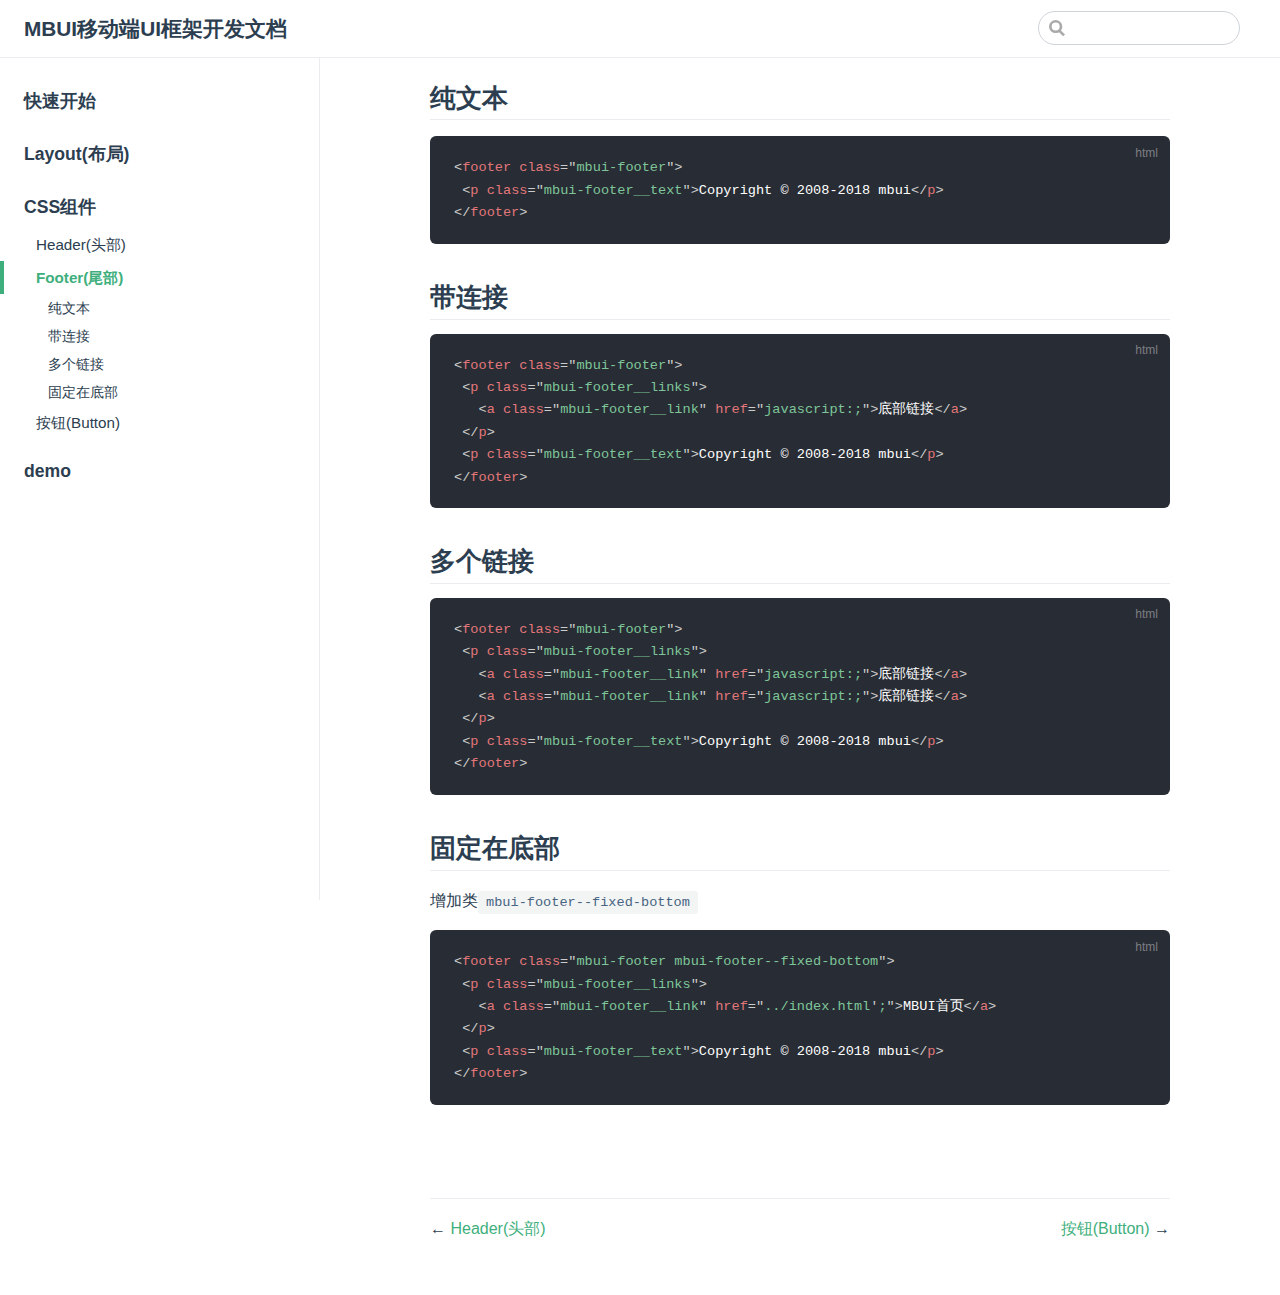
<file: pql5gw.html>
<!DOCTYPE html>
<html lang="en-US">
  <head>
    <meta charset="utf-8">
    <meta name="viewport" content="width=device-width,initial-scale=1">
    <title>纯文本 | MBUI移动端UI框架开发文档</title>
    <meta name="description" content="MBUI移动端UI框架开发文档">
    
    
    <link rel="preload" href="/assets/css/0.styles.6f683ea6.css" as="style"><link rel="preload" href="/assets/js/app.54529a7c.js" as="script"><link rel="preload" href="/assets/js/2.e692ce93.js" as="script"><link rel="preload" href="/assets/js/6.a885dcf7.js" as="script"><link rel="prefetch" href="/assets/js/10.e9446d0b.js"><link rel="prefetch" href="/assets/js/11.98b7233d.js"><link rel="prefetch" href="/assets/js/3.8cfca7ca.js"><link rel="prefetch" href="/assets/js/4.e73e36c5.js"><link rel="prefetch" href="/assets/js/5.8cc801ea.js"><link rel="prefetch" href="/assets/js/7.0be481ee.js"><link rel="prefetch" href="/assets/js/8.d0786f51.js"><link rel="prefetch" href="/assets/js/9.4dfce9fd.js">
    <link rel="stylesheet" href="/assets/css/0.styles.6f683ea6.css">
  </head>
  <body>
    <div id="app" data-server-rendered="true"><div class="theme-container"><header class="navbar"><div class="sidebar-button"><svg xmlns="http://www.w3.org/2000/svg" aria-hidden="true" role="img" viewBox="0 0 448 512" class="icon"><path fill="currentColor" d="M436 124H12c-6.627 0-12-5.373-12-12V80c0-6.627 5.373-12 12-12h424c6.627 0 12 5.373 12 12v32c0 6.627-5.373 12-12 12zm0 160H12c-6.627 0-12-5.373-12-12v-32c0-6.627 5.373-12 12-12h424c6.627 0 12 5.373 12 12v32c0 6.627-5.373 12-12 12zm0 160H12c-6.627 0-12-5.373-12-12v-32c0-6.627 5.373-12 12-12h424c6.627 0 12 5.373 12 12v32c0 6.627-5.373 12-12 12z"></path></svg></div> <a href="/" class="home-link router-link-active"><!----> <span class="site-name">MBUI移动端UI框架开发文档</span></a> <div class="links"><div class="search-box"><input aria-label="Search" autocomplete="off" spellcheck="false" value=""> <!----></div> <!----></div></header> <div class="sidebar-mask"></div> <aside class="sidebar"><!---->  <ul class="sidebar-links"><li><a href="/xqa5ty.html" class="sidebar-link">快速开始</a></li><li><a href="/fzppwb.html" class="sidebar-link">Layout(布局)</a></li><li><section class="sidebar-group depth-0"><p class="sidebar-heading open"><span>CSS组件</span> <!----></p> <ul class="sidebar-links sidebar-group-items"><li><a href="/tu63qk.html" class="sidebar-link">Header(头部)</a></li><li><a href="/pql5gw.html" class="active sidebar-link">Footer(尾部)</a><ul class="sidebar-sub-headers"><li class="sidebar-sub-header"><a href="/pql5gw.html#纯文本" class="sidebar-link">纯文本</a></li><li class="sidebar-sub-header"><a href="/pql5gw.html#带连接" class="sidebar-link">带连接</a></li><li class="sidebar-sub-header"><a href="/pql5gw.html#多个链接" class="sidebar-link">多个链接</a></li><li class="sidebar-sub-header"><a href="/pql5gw.html#固定在底部" class="sidebar-link">固定在底部</a></li></ul></li><li><a href="/gqqy02.html" class="sidebar-link">按钮(Button)</a></li></ul></section></li><li><a href="/cu46gx.html" class="sidebar-link">demo</a></li></ul> </aside> <main class="page"> <div class="content default"><h2 id="纯文本"><a href="#纯文本" aria-hidden="true" class="header-anchor">#</a> 纯文本</h2> <div class="language-html extra-class"><pre class="language-html"><code><span class="token tag"><span class="token tag"><span class="token punctuation">&lt;</span>footer</span> <span class="token attr-name">class</span><span class="token attr-value"><span class="token punctuation">=</span><span class="token punctuation">&quot;</span>mbui-footer<span class="token punctuation">&quot;</span></span><span class="token punctuation">&gt;</span></span>
 <span class="token tag"><span class="token tag"><span class="token punctuation">&lt;</span>p</span> <span class="token attr-name">class</span><span class="token attr-value"><span class="token punctuation">=</span><span class="token punctuation">&quot;</span>mbui-footer__text<span class="token punctuation">&quot;</span></span><span class="token punctuation">&gt;</span></span>Copyright © 2008-2018 mbui<span class="token tag"><span class="token tag"><span class="token punctuation">&lt;/</span>p</span><span class="token punctuation">&gt;</span></span>
<span class="token tag"><span class="token tag"><span class="token punctuation">&lt;/</span>footer</span><span class="token punctuation">&gt;</span></span> 
</code></pre></div><h2 id="带连接"><a href="#带连接" aria-hidden="true" class="header-anchor">#</a> 带连接</h2> <div class="language-html extra-class"><pre class="language-html"><code><span class="token tag"><span class="token tag"><span class="token punctuation">&lt;</span>footer</span> <span class="token attr-name">class</span><span class="token attr-value"><span class="token punctuation">=</span><span class="token punctuation">&quot;</span>mbui-footer<span class="token punctuation">&quot;</span></span><span class="token punctuation">&gt;</span></span>
 <span class="token tag"><span class="token tag"><span class="token punctuation">&lt;</span>p</span> <span class="token attr-name">class</span><span class="token attr-value"><span class="token punctuation">=</span><span class="token punctuation">&quot;</span>mbui-footer__links<span class="token punctuation">&quot;</span></span><span class="token punctuation">&gt;</span></span>
   <span class="token tag"><span class="token tag"><span class="token punctuation">&lt;</span>a</span> <span class="token attr-name">class</span><span class="token attr-value"><span class="token punctuation">=</span><span class="token punctuation">&quot;</span>mbui-footer__link<span class="token punctuation">&quot;</span></span> <span class="token attr-name">href</span><span class="token attr-value"><span class="token punctuation">=</span><span class="token punctuation">&quot;</span>javascript:;<span class="token punctuation">&quot;</span></span><span class="token punctuation">&gt;</span></span>底部链接<span class="token tag"><span class="token tag"><span class="token punctuation">&lt;/</span>a</span><span class="token punctuation">&gt;</span></span>
 <span class="token tag"><span class="token tag"><span class="token punctuation">&lt;/</span>p</span><span class="token punctuation">&gt;</span></span>
 <span class="token tag"><span class="token tag"><span class="token punctuation">&lt;</span>p</span> <span class="token attr-name">class</span><span class="token attr-value"><span class="token punctuation">=</span><span class="token punctuation">&quot;</span>mbui-footer__text<span class="token punctuation">&quot;</span></span><span class="token punctuation">&gt;</span></span>Copyright © 2008-2018 mbui<span class="token tag"><span class="token tag"><span class="token punctuation">&lt;/</span>p</span><span class="token punctuation">&gt;</span></span>
<span class="token tag"><span class="token tag"><span class="token punctuation">&lt;/</span>footer</span><span class="token punctuation">&gt;</span></span> 
</code></pre></div><h2 id="多个链接"><a href="#多个链接" aria-hidden="true" class="header-anchor">#</a> 多个链接</h2> <div class="language-html extra-class"><pre class="language-html"><code><span class="token tag"><span class="token tag"><span class="token punctuation">&lt;</span>footer</span> <span class="token attr-name">class</span><span class="token attr-value"><span class="token punctuation">=</span><span class="token punctuation">&quot;</span>mbui-footer<span class="token punctuation">&quot;</span></span><span class="token punctuation">&gt;</span></span>
 <span class="token tag"><span class="token tag"><span class="token punctuation">&lt;</span>p</span> <span class="token attr-name">class</span><span class="token attr-value"><span class="token punctuation">=</span><span class="token punctuation">&quot;</span>mbui-footer__links<span class="token punctuation">&quot;</span></span><span class="token punctuation">&gt;</span></span>
   <span class="token tag"><span class="token tag"><span class="token punctuation">&lt;</span>a</span> <span class="token attr-name">class</span><span class="token attr-value"><span class="token punctuation">=</span><span class="token punctuation">&quot;</span>mbui-footer__link<span class="token punctuation">&quot;</span></span> <span class="token attr-name">href</span><span class="token attr-value"><span class="token punctuation">=</span><span class="token punctuation">&quot;</span>javascript:;<span class="token punctuation">&quot;</span></span><span class="token punctuation">&gt;</span></span>底部链接<span class="token tag"><span class="token tag"><span class="token punctuation">&lt;/</span>a</span><span class="token punctuation">&gt;</span></span>
   <span class="token tag"><span class="token tag"><span class="token punctuation">&lt;</span>a</span> <span class="token attr-name">class</span><span class="token attr-value"><span class="token punctuation">=</span><span class="token punctuation">&quot;</span>mbui-footer__link<span class="token punctuation">&quot;</span></span> <span class="token attr-name">href</span><span class="token attr-value"><span class="token punctuation">=</span><span class="token punctuation">&quot;</span>javascript:;<span class="token punctuation">&quot;</span></span><span class="token punctuation">&gt;</span></span>底部链接<span class="token tag"><span class="token tag"><span class="token punctuation">&lt;/</span>a</span><span class="token punctuation">&gt;</span></span>
 <span class="token tag"><span class="token tag"><span class="token punctuation">&lt;/</span>p</span><span class="token punctuation">&gt;</span></span>
 <span class="token tag"><span class="token tag"><span class="token punctuation">&lt;</span>p</span> <span class="token attr-name">class</span><span class="token attr-value"><span class="token punctuation">=</span><span class="token punctuation">&quot;</span>mbui-footer__text<span class="token punctuation">&quot;</span></span><span class="token punctuation">&gt;</span></span>Copyright © 2008-2018 mbui<span class="token tag"><span class="token tag"><span class="token punctuation">&lt;/</span>p</span><span class="token punctuation">&gt;</span></span>
<span class="token tag"><span class="token tag"><span class="token punctuation">&lt;/</span>footer</span><span class="token punctuation">&gt;</span></span> 
</code></pre></div><h2 id="固定在底部"><a href="#固定在底部" aria-hidden="true" class="header-anchor">#</a> 固定在底部</h2> <p>增加类<code>mbui-footer--fixed-bottom</code></p> <div class="language-html extra-class"><pre class="language-html"><code><span class="token tag"><span class="token tag"><span class="token punctuation">&lt;</span>footer</span> <span class="token attr-name">class</span><span class="token attr-value"><span class="token punctuation">=</span><span class="token punctuation">&quot;</span>mbui-footer mbui-footer--fixed-bottom<span class="token punctuation">&quot;</span></span><span class="token punctuation">&gt;</span></span>
 <span class="token tag"><span class="token tag"><span class="token punctuation">&lt;</span>p</span> <span class="token attr-name">class</span><span class="token attr-value"><span class="token punctuation">=</span><span class="token punctuation">&quot;</span>mbui-footer__links<span class="token punctuation">&quot;</span></span><span class="token punctuation">&gt;</span></span>
   <span class="token tag"><span class="token tag"><span class="token punctuation">&lt;</span>a</span> <span class="token attr-name">class</span><span class="token attr-value"><span class="token punctuation">=</span><span class="token punctuation">&quot;</span>mbui-footer__link<span class="token punctuation">&quot;</span></span> <span class="token attr-name">href</span><span class="token attr-value"><span class="token punctuation">=</span><span class="token punctuation">&quot;</span>../index.html<span class="token punctuation">'</span>;<span class="token punctuation">&quot;</span></span><span class="token punctuation">&gt;</span></span>MBUI首页<span class="token tag"><span class="token tag"><span class="token punctuation">&lt;/</span>a</span><span class="token punctuation">&gt;</span></span>
 <span class="token tag"><span class="token tag"><span class="token punctuation">&lt;/</span>p</span><span class="token punctuation">&gt;</span></span>
 <span class="token tag"><span class="token tag"><span class="token punctuation">&lt;</span>p</span> <span class="token attr-name">class</span><span class="token attr-value"><span class="token punctuation">=</span><span class="token punctuation">&quot;</span>mbui-footer__text<span class="token punctuation">&quot;</span></span><span class="token punctuation">&gt;</span></span>Copyright © 2008-2018 mbui<span class="token tag"><span class="token tag"><span class="token punctuation">&lt;/</span>p</span><span class="token punctuation">&gt;</span></span>
<span class="token tag"><span class="token tag"><span class="token punctuation">&lt;/</span>footer</span><span class="token punctuation">&gt;</span></span> 
</code></pre></div></div> <footer class="page-edit"><!----> <!----></footer> <div class="page-nav"><p class="inner"><span class="prev">
        ←
        <a href="/tu63qk.html" class="prev">
          Header(头部)
        </a></span> <span class="next"><a href="/gqqy02.html">
          按钮(Button)
        </a>
        →
      </span></p></div> </main></div><div class="global-ui"></div></div>
    <script src="/assets/js/app.54529a7c.js" defer></script><script src="/assets/js/2.e692ce93.js" defer></script><script src="/assets/js/6.a885dcf7.js" defer></script>
  </body>
</html>
</file>
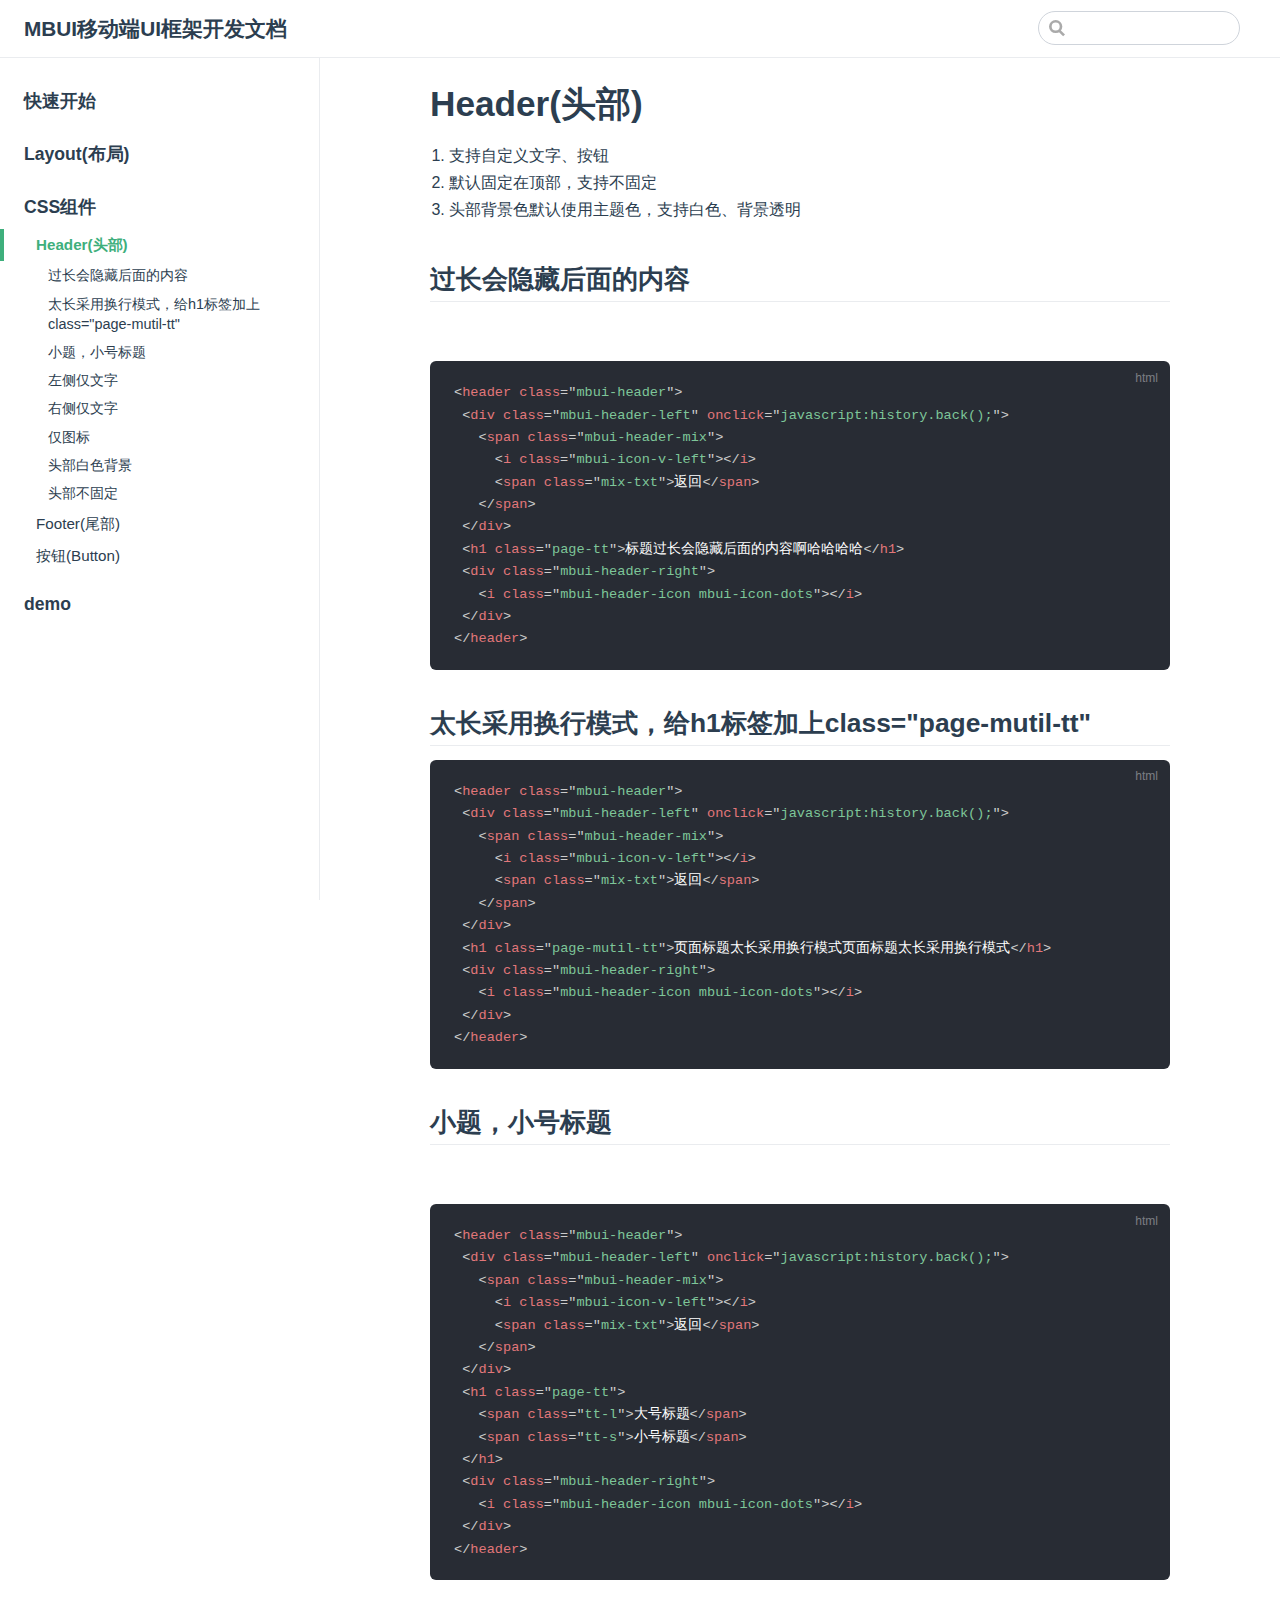
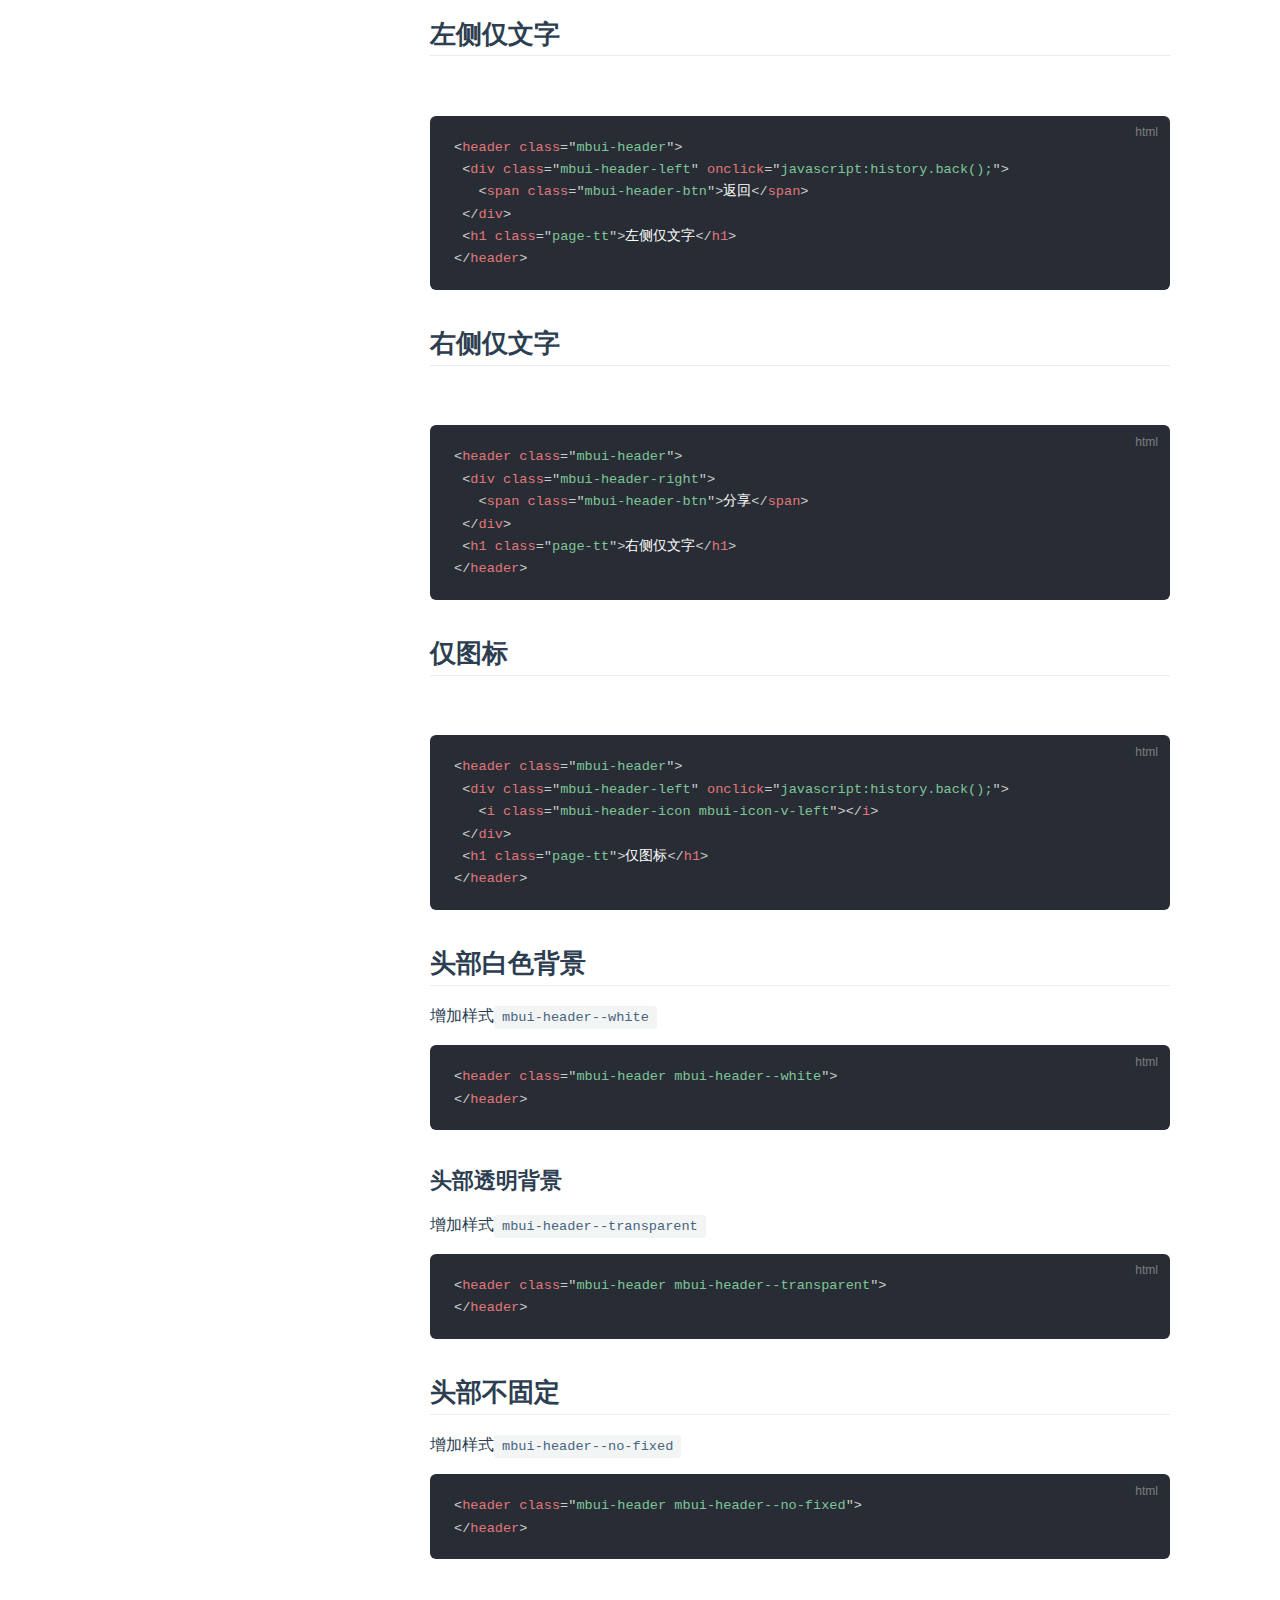
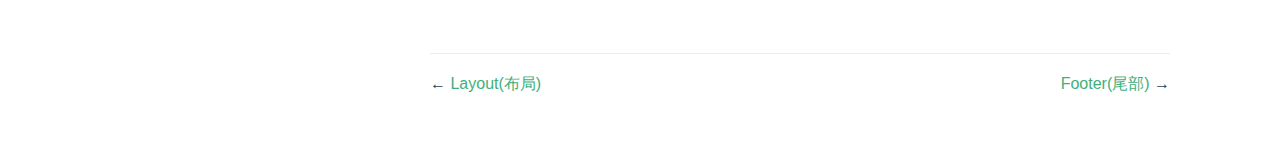
<file: tu63qk.html>
<!DOCTYPE html>
<html lang="en-US">
  <head>
    <meta charset="utf-8">
    <meta name="viewport" content="width=device-width,initial-scale=1">
    <title>Header(头部) | MBUI移动端UI框架开发文档</title>
    <meta name="description" content="MBUI移动端UI框架开发文档">
    
    
    <link rel="preload" href="/assets/css/0.styles.6f683ea6.css" as="style"><link rel="preload" href="/assets/js/app.54529a7c.js" as="script"><link rel="preload" href="/assets/js/2.e692ce93.js" as="script"><link rel="preload" href="/assets/js/7.0be481ee.js" as="script"><link rel="prefetch" href="/assets/js/10.e9446d0b.js"><link rel="prefetch" href="/assets/js/11.98b7233d.js"><link rel="prefetch" href="/assets/js/3.8cfca7ca.js"><link rel="prefetch" href="/assets/js/4.e73e36c5.js"><link rel="prefetch" href="/assets/js/5.8cc801ea.js"><link rel="prefetch" href="/assets/js/6.a885dcf7.js"><link rel="prefetch" href="/assets/js/8.d0786f51.js"><link rel="prefetch" href="/assets/js/9.4dfce9fd.js">
    <link rel="stylesheet" href="/assets/css/0.styles.6f683ea6.css">
  </head>
  <body>
    <div id="app" data-server-rendered="true"><div class="theme-container"><header class="navbar"><div class="sidebar-button"><svg xmlns="http://www.w3.org/2000/svg" aria-hidden="true" role="img" viewBox="0 0 448 512" class="icon"><path fill="currentColor" d="M436 124H12c-6.627 0-12-5.373-12-12V80c0-6.627 5.373-12 12-12h424c6.627 0 12 5.373 12 12v32c0 6.627-5.373 12-12 12zm0 160H12c-6.627 0-12-5.373-12-12v-32c0-6.627 5.373-12 12-12h424c6.627 0 12 5.373 12 12v32c0 6.627-5.373 12-12 12zm0 160H12c-6.627 0-12-5.373-12-12v-32c0-6.627 5.373-12 12-12h424c6.627 0 12 5.373 12 12v32c0 6.627-5.373 12-12 12z"></path></svg></div> <a href="/" class="home-link router-link-active"><!----> <span class="site-name">MBUI移动端UI框架开发文档</span></a> <div class="links"><div class="search-box"><input aria-label="Search" autocomplete="off" spellcheck="false" value=""> <!----></div> <!----></div></header> <div class="sidebar-mask"></div> <aside class="sidebar"><!---->  <ul class="sidebar-links"><li><a href="/xqa5ty.html" class="sidebar-link">快速开始</a></li><li><a href="/fzppwb.html" class="sidebar-link">Layout(布局)</a></li><li><section class="sidebar-group depth-0"><p class="sidebar-heading open"><span>CSS组件</span> <!----></p> <ul class="sidebar-links sidebar-group-items"><li><a href="/tu63qk.html" class="active sidebar-link">Header(头部)</a><ul class="sidebar-sub-headers"><li class="sidebar-sub-header"><a href="/tu63qk.html#过长会隐藏后面的内容" class="sidebar-link">过长会隐藏后面的内容</a></li><li class="sidebar-sub-header"><a href="/tu63qk.html#太长采用换行模式，给h1标签加上class-page-mutil-tt" class="sidebar-link">太长采用换行模式，给h1标签加上class=&quot;page-mutil-tt&quot;</a></li><li class="sidebar-sub-header"><a href="/tu63qk.html#小题，小号标题" class="sidebar-link">小题，小号标题</a></li><li class="sidebar-sub-header"><a href="/tu63qk.html#左侧仅文字" class="sidebar-link">左侧仅文字</a></li><li class="sidebar-sub-header"><a href="/tu63qk.html#右侧仅文字" class="sidebar-link">右侧仅文字</a></li><li class="sidebar-sub-header"><a href="/tu63qk.html#仅图标" class="sidebar-link">仅图标</a></li><li class="sidebar-sub-header"><a href="/tu63qk.html#头部白色背景" class="sidebar-link">头部白色背景</a></li><li class="sidebar-sub-header"><a href="/tu63qk.html#头部不固定" class="sidebar-link">头部不固定</a></li></ul></li><li><a href="/pql5gw.html" class="sidebar-link">Footer(尾部)</a></li><li><a href="/gqqy02.html" class="sidebar-link">按钮(Button)</a></li></ul></section></li><li><a href="/cu46gx.html" class="sidebar-link">demo</a></li></ul> </aside> <main class="page"> <div class="content default"><h1 id="header-头部"><a href="#header-头部" aria-hidden="true" class="header-anchor">#</a> Header(头部)</h1> <ol start="1"><li><span>支持自定义文字、按钮</span></li><li><span>默认固定在顶部，支持不固定</span></li><li><span>头部背景色默认使用主题色，支持白色、背景透明</span></li></ol> <h2 id="过长会隐藏后面的内容"><a href="#过长会隐藏后面的内容" aria-hidden="true" class="header-anchor">#</a> 过长会隐藏后面的内容</h2> <p><span class="lake-fontsize-11" style="color:#2C3F51;"><br></span></p> <div class="language-html extra-class"><pre class="language-html"><code><span class="token tag"><span class="token tag"><span class="token punctuation">&lt;</span>header</span> <span class="token attr-name">class</span><span class="token attr-value"><span class="token punctuation">=</span><span class="token punctuation">&quot;</span>mbui-header<span class="token punctuation">&quot;</span></span><span class="token punctuation">&gt;</span></span>
 <span class="token tag"><span class="token tag"><span class="token punctuation">&lt;</span>div</span> <span class="token attr-name">class</span><span class="token attr-value"><span class="token punctuation">=</span><span class="token punctuation">&quot;</span>mbui-header-left<span class="token punctuation">&quot;</span></span> <span class="token attr-name">onclick</span><span class="token attr-value"><span class="token punctuation">=</span><span class="token punctuation">&quot;</span>javascript:history.back();<span class="token punctuation">&quot;</span></span><span class="token punctuation">&gt;</span></span>
   <span class="token tag"><span class="token tag"><span class="token punctuation">&lt;</span>span</span> <span class="token attr-name">class</span><span class="token attr-value"><span class="token punctuation">=</span><span class="token punctuation">&quot;</span>mbui-header-mix<span class="token punctuation">&quot;</span></span><span class="token punctuation">&gt;</span></span>
     <span class="token tag"><span class="token tag"><span class="token punctuation">&lt;</span>i</span> <span class="token attr-name">class</span><span class="token attr-value"><span class="token punctuation">=</span><span class="token punctuation">&quot;</span>mbui-icon-v-left<span class="token punctuation">&quot;</span></span><span class="token punctuation">&gt;</span></span><span class="token tag"><span class="token tag"><span class="token punctuation">&lt;/</span>i</span><span class="token punctuation">&gt;</span></span>
     <span class="token tag"><span class="token tag"><span class="token punctuation">&lt;</span>span</span> <span class="token attr-name">class</span><span class="token attr-value"><span class="token punctuation">=</span><span class="token punctuation">&quot;</span>mix-txt<span class="token punctuation">&quot;</span></span><span class="token punctuation">&gt;</span></span>返回<span class="token tag"><span class="token tag"><span class="token punctuation">&lt;/</span>span</span><span class="token punctuation">&gt;</span></span>
   <span class="token tag"><span class="token tag"><span class="token punctuation">&lt;/</span>span</span><span class="token punctuation">&gt;</span></span>
 <span class="token tag"><span class="token tag"><span class="token punctuation">&lt;/</span>div</span><span class="token punctuation">&gt;</span></span>
 <span class="token tag"><span class="token tag"><span class="token punctuation">&lt;</span>h1</span> <span class="token attr-name">class</span><span class="token attr-value"><span class="token punctuation">=</span><span class="token punctuation">&quot;</span>page-tt<span class="token punctuation">&quot;</span></span><span class="token punctuation">&gt;</span></span>标题过长会隐藏后面的内容啊哈哈哈哈<span class="token tag"><span class="token tag"><span class="token punctuation">&lt;/</span>h1</span><span class="token punctuation">&gt;</span></span>
 <span class="token tag"><span class="token tag"><span class="token punctuation">&lt;</span>div</span> <span class="token attr-name">class</span><span class="token attr-value"><span class="token punctuation">=</span><span class="token punctuation">&quot;</span>mbui-header-right<span class="token punctuation">&quot;</span></span><span class="token punctuation">&gt;</span></span>
   <span class="token tag"><span class="token tag"><span class="token punctuation">&lt;</span>i</span> <span class="token attr-name">class</span><span class="token attr-value"><span class="token punctuation">=</span><span class="token punctuation">&quot;</span>mbui-header-icon mbui-icon-dots<span class="token punctuation">&quot;</span></span><span class="token punctuation">&gt;</span></span><span class="token tag"><span class="token tag"><span class="token punctuation">&lt;/</span>i</span><span class="token punctuation">&gt;</span></span>
 <span class="token tag"><span class="token tag"><span class="token punctuation">&lt;/</span>div</span><span class="token punctuation">&gt;</span></span>
<span class="token tag"><span class="token tag"><span class="token punctuation">&lt;/</span>header</span><span class="token punctuation">&gt;</span></span> 
</code></pre></div><h2 id="太长采用换行模式，给h1标签加上class-page-mutil-tt"><a href="#太长采用换行模式，给h1标签加上class-page-mutil-tt" aria-hidden="true" class="header-anchor">#</a> 太长采用换行模式，给h1标签加上class=&quot;page-mutil-tt&quot;</h2> <div class="language-html extra-class"><pre class="language-html"><code><span class="token tag"><span class="token tag"><span class="token punctuation">&lt;</span>header</span> <span class="token attr-name">class</span><span class="token attr-value"><span class="token punctuation">=</span><span class="token punctuation">&quot;</span>mbui-header<span class="token punctuation">&quot;</span></span><span class="token punctuation">&gt;</span></span>
 <span class="token tag"><span class="token tag"><span class="token punctuation">&lt;</span>div</span> <span class="token attr-name">class</span><span class="token attr-value"><span class="token punctuation">=</span><span class="token punctuation">&quot;</span>mbui-header-left<span class="token punctuation">&quot;</span></span> <span class="token attr-name">onclick</span><span class="token attr-value"><span class="token punctuation">=</span><span class="token punctuation">&quot;</span>javascript:history.back();<span class="token punctuation">&quot;</span></span><span class="token punctuation">&gt;</span></span>
   <span class="token tag"><span class="token tag"><span class="token punctuation">&lt;</span>span</span> <span class="token attr-name">class</span><span class="token attr-value"><span class="token punctuation">=</span><span class="token punctuation">&quot;</span>mbui-header-mix<span class="token punctuation">&quot;</span></span><span class="token punctuation">&gt;</span></span>
     <span class="token tag"><span class="token tag"><span class="token punctuation">&lt;</span>i</span> <span class="token attr-name">class</span><span class="token attr-value"><span class="token punctuation">=</span><span class="token punctuation">&quot;</span>mbui-icon-v-left<span class="token punctuation">&quot;</span></span><span class="token punctuation">&gt;</span></span><span class="token tag"><span class="token tag"><span class="token punctuation">&lt;/</span>i</span><span class="token punctuation">&gt;</span></span>
     <span class="token tag"><span class="token tag"><span class="token punctuation">&lt;</span>span</span> <span class="token attr-name">class</span><span class="token attr-value"><span class="token punctuation">=</span><span class="token punctuation">&quot;</span>mix-txt<span class="token punctuation">&quot;</span></span><span class="token punctuation">&gt;</span></span>返回<span class="token tag"><span class="token tag"><span class="token punctuation">&lt;/</span>span</span><span class="token punctuation">&gt;</span></span>
   <span class="token tag"><span class="token tag"><span class="token punctuation">&lt;/</span>span</span><span class="token punctuation">&gt;</span></span>
 <span class="token tag"><span class="token tag"><span class="token punctuation">&lt;/</span>div</span><span class="token punctuation">&gt;</span></span>
 <span class="token tag"><span class="token tag"><span class="token punctuation">&lt;</span>h1</span> <span class="token attr-name">class</span><span class="token attr-value"><span class="token punctuation">=</span><span class="token punctuation">&quot;</span>page-mutil-tt<span class="token punctuation">&quot;</span></span><span class="token punctuation">&gt;</span></span>页面标题太长采用换行模式页面标题太长采用换行模式<span class="token tag"><span class="token tag"><span class="token punctuation">&lt;/</span>h1</span><span class="token punctuation">&gt;</span></span>
 <span class="token tag"><span class="token tag"><span class="token punctuation">&lt;</span>div</span> <span class="token attr-name">class</span><span class="token attr-value"><span class="token punctuation">=</span><span class="token punctuation">&quot;</span>mbui-header-right<span class="token punctuation">&quot;</span></span><span class="token punctuation">&gt;</span></span>
   <span class="token tag"><span class="token tag"><span class="token punctuation">&lt;</span>i</span> <span class="token attr-name">class</span><span class="token attr-value"><span class="token punctuation">=</span><span class="token punctuation">&quot;</span>mbui-header-icon mbui-icon-dots<span class="token punctuation">&quot;</span></span><span class="token punctuation">&gt;</span></span><span class="token tag"><span class="token tag"><span class="token punctuation">&lt;/</span>i</span><span class="token punctuation">&gt;</span></span>
 <span class="token tag"><span class="token tag"><span class="token punctuation">&lt;/</span>div</span><span class="token punctuation">&gt;</span></span>
<span class="token tag"><span class="token tag"><span class="token punctuation">&lt;/</span>header</span><span class="token punctuation">&gt;</span></span> 
</code></pre></div><h2 id="小题，小号标题"><a href="#小题，小号标题" aria-hidden="true" class="header-anchor">#</a> 小题，小号标题</h2> <p><span class="lake-fontsize-11" style="color:#2C3F51;"><br></span></p> <div class="language-html extra-class"><pre class="language-html"><code><span class="token tag"><span class="token tag"><span class="token punctuation">&lt;</span>header</span> <span class="token attr-name">class</span><span class="token attr-value"><span class="token punctuation">=</span><span class="token punctuation">&quot;</span>mbui-header<span class="token punctuation">&quot;</span></span><span class="token punctuation">&gt;</span></span>
 <span class="token tag"><span class="token tag"><span class="token punctuation">&lt;</span>div</span> <span class="token attr-name">class</span><span class="token attr-value"><span class="token punctuation">=</span><span class="token punctuation">&quot;</span>mbui-header-left<span class="token punctuation">&quot;</span></span> <span class="token attr-name">onclick</span><span class="token attr-value"><span class="token punctuation">=</span><span class="token punctuation">&quot;</span>javascript:history.back();<span class="token punctuation">&quot;</span></span><span class="token punctuation">&gt;</span></span>
   <span class="token tag"><span class="token tag"><span class="token punctuation">&lt;</span>span</span> <span class="token attr-name">class</span><span class="token attr-value"><span class="token punctuation">=</span><span class="token punctuation">&quot;</span>mbui-header-mix<span class="token punctuation">&quot;</span></span><span class="token punctuation">&gt;</span></span>
     <span class="token tag"><span class="token tag"><span class="token punctuation">&lt;</span>i</span> <span class="token attr-name">class</span><span class="token attr-value"><span class="token punctuation">=</span><span class="token punctuation">&quot;</span>mbui-icon-v-left<span class="token punctuation">&quot;</span></span><span class="token punctuation">&gt;</span></span><span class="token tag"><span class="token tag"><span class="token punctuation">&lt;/</span>i</span><span class="token punctuation">&gt;</span></span>
     <span class="token tag"><span class="token tag"><span class="token punctuation">&lt;</span>span</span> <span class="token attr-name">class</span><span class="token attr-value"><span class="token punctuation">=</span><span class="token punctuation">&quot;</span>mix-txt<span class="token punctuation">&quot;</span></span><span class="token punctuation">&gt;</span></span>返回<span class="token tag"><span class="token tag"><span class="token punctuation">&lt;/</span>span</span><span class="token punctuation">&gt;</span></span>
   <span class="token tag"><span class="token tag"><span class="token punctuation">&lt;/</span>span</span><span class="token punctuation">&gt;</span></span>
 <span class="token tag"><span class="token tag"><span class="token punctuation">&lt;/</span>div</span><span class="token punctuation">&gt;</span></span>
 <span class="token tag"><span class="token tag"><span class="token punctuation">&lt;</span>h1</span> <span class="token attr-name">class</span><span class="token attr-value"><span class="token punctuation">=</span><span class="token punctuation">&quot;</span>page-tt<span class="token punctuation">&quot;</span></span><span class="token punctuation">&gt;</span></span>
   <span class="token tag"><span class="token tag"><span class="token punctuation">&lt;</span>span</span> <span class="token attr-name">class</span><span class="token attr-value"><span class="token punctuation">=</span><span class="token punctuation">&quot;</span>tt-l<span class="token punctuation">&quot;</span></span><span class="token punctuation">&gt;</span></span>大号标题<span class="token tag"><span class="token tag"><span class="token punctuation">&lt;/</span>span</span><span class="token punctuation">&gt;</span></span>
   <span class="token tag"><span class="token tag"><span class="token punctuation">&lt;</span>span</span> <span class="token attr-name">class</span><span class="token attr-value"><span class="token punctuation">=</span><span class="token punctuation">&quot;</span>tt-s<span class="token punctuation">&quot;</span></span><span class="token punctuation">&gt;</span></span>小号标题<span class="token tag"><span class="token tag"><span class="token punctuation">&lt;/</span>span</span><span class="token punctuation">&gt;</span></span>
 <span class="token tag"><span class="token tag"><span class="token punctuation">&lt;/</span>h1</span><span class="token punctuation">&gt;</span></span>
 <span class="token tag"><span class="token tag"><span class="token punctuation">&lt;</span>div</span> <span class="token attr-name">class</span><span class="token attr-value"><span class="token punctuation">=</span><span class="token punctuation">&quot;</span>mbui-header-right<span class="token punctuation">&quot;</span></span><span class="token punctuation">&gt;</span></span>
   <span class="token tag"><span class="token tag"><span class="token punctuation">&lt;</span>i</span> <span class="token attr-name">class</span><span class="token attr-value"><span class="token punctuation">=</span><span class="token punctuation">&quot;</span>mbui-header-icon mbui-icon-dots<span class="token punctuation">&quot;</span></span><span class="token punctuation">&gt;</span></span><span class="token tag"><span class="token tag"><span class="token punctuation">&lt;/</span>i</span><span class="token punctuation">&gt;</span></span>
 <span class="token tag"><span class="token tag"><span class="token punctuation">&lt;/</span>div</span><span class="token punctuation">&gt;</span></span>
<span class="token tag"><span class="token tag"><span class="token punctuation">&lt;/</span>header</span><span class="token punctuation">&gt;</span></span> 
</code></pre></div><h2 id="左侧仅文字"><a href="#左侧仅文字" aria-hidden="true" class="header-anchor">#</a> 左侧仅文字</h2> <p><span class="lake-fontsize-11" style="color:#2C3F51;"><br></span></p> <div class="language-html extra-class"><pre class="language-html"><code><span class="token tag"><span class="token tag"><span class="token punctuation">&lt;</span>header</span> <span class="token attr-name">class</span><span class="token attr-value"><span class="token punctuation">=</span><span class="token punctuation">&quot;</span>mbui-header<span class="token punctuation">&quot;</span></span><span class="token punctuation">&gt;</span></span>
 <span class="token tag"><span class="token tag"><span class="token punctuation">&lt;</span>div</span> <span class="token attr-name">class</span><span class="token attr-value"><span class="token punctuation">=</span><span class="token punctuation">&quot;</span>mbui-header-left<span class="token punctuation">&quot;</span></span> <span class="token attr-name">onclick</span><span class="token attr-value"><span class="token punctuation">=</span><span class="token punctuation">&quot;</span>javascript:history.back();<span class="token punctuation">&quot;</span></span><span class="token punctuation">&gt;</span></span>
   <span class="token tag"><span class="token tag"><span class="token punctuation">&lt;</span>span</span> <span class="token attr-name">class</span><span class="token attr-value"><span class="token punctuation">=</span><span class="token punctuation">&quot;</span>mbui-header-btn<span class="token punctuation">&quot;</span></span><span class="token punctuation">&gt;</span></span>返回<span class="token tag"><span class="token tag"><span class="token punctuation">&lt;/</span>span</span><span class="token punctuation">&gt;</span></span>
 <span class="token tag"><span class="token tag"><span class="token punctuation">&lt;/</span>div</span><span class="token punctuation">&gt;</span></span>
 <span class="token tag"><span class="token tag"><span class="token punctuation">&lt;</span>h1</span> <span class="token attr-name">class</span><span class="token attr-value"><span class="token punctuation">=</span><span class="token punctuation">&quot;</span>page-tt<span class="token punctuation">&quot;</span></span><span class="token punctuation">&gt;</span></span>左侧仅文字<span class="token tag"><span class="token tag"><span class="token punctuation">&lt;/</span>h1</span><span class="token punctuation">&gt;</span></span>
<span class="token tag"><span class="token tag"><span class="token punctuation">&lt;/</span>header</span><span class="token punctuation">&gt;</span></span> 
</code></pre></div><h2 id="右侧仅文字"><a href="#右侧仅文字" aria-hidden="true" class="header-anchor">#</a> 右侧仅文字</h2> <p><span class="lake-fontsize-11" style="color:#2C3F51;"><br></span></p> <div class="language-html extra-class"><pre class="language-html"><code><span class="token tag"><span class="token tag"><span class="token punctuation">&lt;</span>header</span> <span class="token attr-name">class</span><span class="token attr-value"><span class="token punctuation">=</span><span class="token punctuation">&quot;</span>mbui-header<span class="token punctuation">&quot;</span></span><span class="token punctuation">&gt;</span></span>
 <span class="token tag"><span class="token tag"><span class="token punctuation">&lt;</span>div</span> <span class="token attr-name">class</span><span class="token attr-value"><span class="token punctuation">=</span><span class="token punctuation">&quot;</span>mbui-header-right<span class="token punctuation">&quot;</span></span><span class="token punctuation">&gt;</span></span>
   <span class="token tag"><span class="token tag"><span class="token punctuation">&lt;</span>span</span> <span class="token attr-name">class</span><span class="token attr-value"><span class="token punctuation">=</span><span class="token punctuation">&quot;</span>mbui-header-btn<span class="token punctuation">&quot;</span></span><span class="token punctuation">&gt;</span></span>分享<span class="token tag"><span class="token tag"><span class="token punctuation">&lt;/</span>span</span><span class="token punctuation">&gt;</span></span>
 <span class="token tag"><span class="token tag"><span class="token punctuation">&lt;/</span>div</span><span class="token punctuation">&gt;</span></span>
 <span class="token tag"><span class="token tag"><span class="token punctuation">&lt;</span>h1</span> <span class="token attr-name">class</span><span class="token attr-value"><span class="token punctuation">=</span><span class="token punctuation">&quot;</span>page-tt<span class="token punctuation">&quot;</span></span><span class="token punctuation">&gt;</span></span>右侧仅文字<span class="token tag"><span class="token tag"><span class="token punctuation">&lt;/</span>h1</span><span class="token punctuation">&gt;</span></span>
<span class="token tag"><span class="token tag"><span class="token punctuation">&lt;/</span>header</span><span class="token punctuation">&gt;</span></span> 
</code></pre></div><h2 id="仅图标"><a href="#仅图标" aria-hidden="true" class="header-anchor">#</a> 仅图标</h2> <p><span class="lake-fontsize-11" style="color:#2C3F51;"><br></span></p> <div class="language-html extra-class"><pre class="language-html"><code><span class="token tag"><span class="token tag"><span class="token punctuation">&lt;</span>header</span> <span class="token attr-name">class</span><span class="token attr-value"><span class="token punctuation">=</span><span class="token punctuation">&quot;</span>mbui-header<span class="token punctuation">&quot;</span></span><span class="token punctuation">&gt;</span></span>
 <span class="token tag"><span class="token tag"><span class="token punctuation">&lt;</span>div</span> <span class="token attr-name">class</span><span class="token attr-value"><span class="token punctuation">=</span><span class="token punctuation">&quot;</span>mbui-header-left<span class="token punctuation">&quot;</span></span> <span class="token attr-name">onclick</span><span class="token attr-value"><span class="token punctuation">=</span><span class="token punctuation">&quot;</span>javascript:history.back();<span class="token punctuation">&quot;</span></span><span class="token punctuation">&gt;</span></span>
   <span class="token tag"><span class="token tag"><span class="token punctuation">&lt;</span>i</span> <span class="token attr-name">class</span><span class="token attr-value"><span class="token punctuation">=</span><span class="token punctuation">&quot;</span>mbui-header-icon mbui-icon-v-left<span class="token punctuation">&quot;</span></span><span class="token punctuation">&gt;</span></span><span class="token tag"><span class="token tag"><span class="token punctuation">&lt;/</span>i</span><span class="token punctuation">&gt;</span></span>
 <span class="token tag"><span class="token tag"><span class="token punctuation">&lt;/</span>div</span><span class="token punctuation">&gt;</span></span>
 <span class="token tag"><span class="token tag"><span class="token punctuation">&lt;</span>h1</span> <span class="token attr-name">class</span><span class="token attr-value"><span class="token punctuation">=</span><span class="token punctuation">&quot;</span>page-tt<span class="token punctuation">&quot;</span></span><span class="token punctuation">&gt;</span></span>仅图标<span class="token tag"><span class="token tag"><span class="token punctuation">&lt;/</span>h1</span><span class="token punctuation">&gt;</span></span>
<span class="token tag"><span class="token tag"><span class="token punctuation">&lt;/</span>header</span><span class="token punctuation">&gt;</span></span> 
</code></pre></div><h2 id="头部白色背景"><a href="#头部白色背景" aria-hidden="true" class="header-anchor">#</a> 头部白色背景</h2> <p>增加样式<code>mbui-header--white</code></p> <div class="language-html extra-class"><pre class="language-html"><code><span class="token tag"><span class="token tag"><span class="token punctuation">&lt;</span>header</span> <span class="token attr-name">class</span><span class="token attr-value"><span class="token punctuation">=</span><span class="token punctuation">&quot;</span>mbui-header mbui-header--white<span class="token punctuation">&quot;</span></span><span class="token punctuation">&gt;</span></span>
<span class="token tag"><span class="token tag"><span class="token punctuation">&lt;/</span>header</span><span class="token punctuation">&gt;</span></span> 
</code></pre></div><h3 id="头部透明背景"><a href="#头部透明背景" aria-hidden="true" class="header-anchor">#</a> 头部透明背景</h3> <p>增加样式<code>mbui-header--transparent</code></p> <div class="language-html extra-class"><pre class="language-html"><code><span class="token tag"><span class="token tag"><span class="token punctuation">&lt;</span>header</span> <span class="token attr-name">class</span><span class="token attr-value"><span class="token punctuation">=</span><span class="token punctuation">&quot;</span>mbui-header mbui-header--transparent<span class="token punctuation">&quot;</span></span><span class="token punctuation">&gt;</span></span>
<span class="token tag"><span class="token tag"><span class="token punctuation">&lt;/</span>header</span><span class="token punctuation">&gt;</span></span> 
</code></pre></div><h2 id="头部不固定"><a href="#头部不固定" aria-hidden="true" class="header-anchor">#</a> 头部不固定</h2> <p>增加样式<code>mbui-header--no-fixed</code></p> <div class="language-html extra-class"><pre class="language-html"><code><span class="token tag"><span class="token tag"><span class="token punctuation">&lt;</span>header</span> <span class="token attr-name">class</span><span class="token attr-value"><span class="token punctuation">=</span><span class="token punctuation">&quot;</span>mbui-header mbui-header--no-fixed<span class="token punctuation">&quot;</span></span><span class="token punctuation">&gt;</span></span>
<span class="token tag"><span class="token tag"><span class="token punctuation">&lt;/</span>header</span><span class="token punctuation">&gt;</span></span> 
</code></pre></div></div> <footer class="page-edit"><!----> <!----></footer> <div class="page-nav"><p class="inner"><span class="prev">
        ←
        <a href="/fzppwb.html" class="prev">
          Layout(布局)
        </a></span> <span class="next"><a href="/pql5gw.html">
          Footer(尾部)
        </a>
        →
      </span></p></div> </main></div><div class="global-ui"></div></div>
    <script src="/assets/js/app.54529a7c.js" defer></script><script src="/assets/js/2.e692ce93.js" defer></script><script src="/assets/js/7.0be481ee.js" defer></script>
  </body>
</html>
</file>
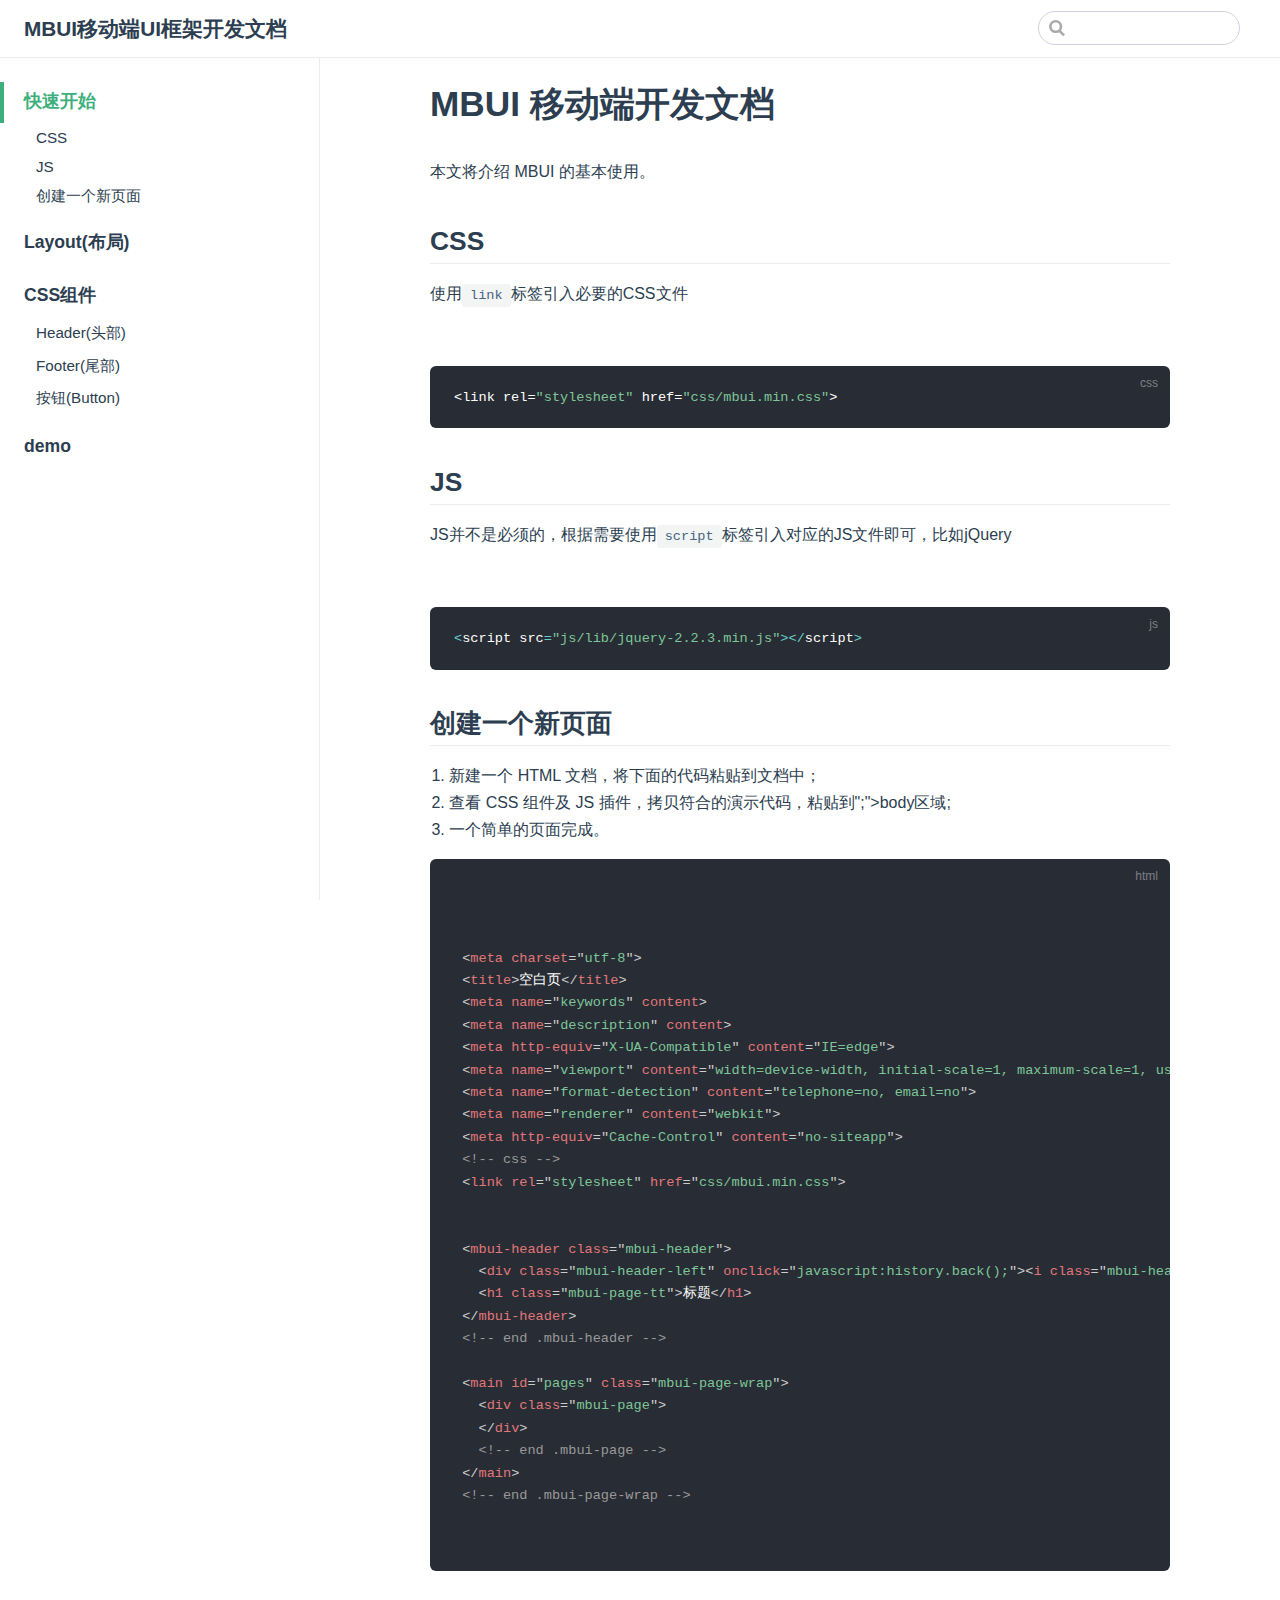
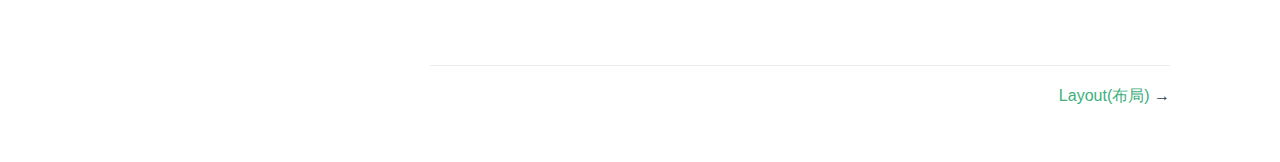
<file: xqa5ty.html>
<!DOCTYPE html>
<html lang="en-US">
  <head>
    <meta charset="utf-8">
    <meta name="viewport" content="width=device-width,initial-scale=1">
    <title>MBUI 移动端开发文档 | MBUI移动端UI框架开发文档</title>
    <meta name="description" content="MBUI移动端UI框架开发文档">
    
    
    <link rel="preload" href="/assets/css/0.styles.6f683ea6.css" as="style"><link rel="preload" href="/assets/js/app.54529a7c.js" as="script"><link rel="preload" href="/assets/js/2.e692ce93.js" as="script"><link rel="preload" href="/assets/js/5.8cc801ea.js" as="script"><link rel="prefetch" href="/assets/js/10.e9446d0b.js"><link rel="prefetch" href="/assets/js/11.98b7233d.js"><link rel="prefetch" href="/assets/js/3.8cfca7ca.js"><link rel="prefetch" href="/assets/js/4.e73e36c5.js"><link rel="prefetch" href="/assets/js/6.a885dcf7.js"><link rel="prefetch" href="/assets/js/7.0be481ee.js"><link rel="prefetch" href="/assets/js/8.d0786f51.js"><link rel="prefetch" href="/assets/js/9.4dfce9fd.js">
    <link rel="stylesheet" href="/assets/css/0.styles.6f683ea6.css">
  </head>
  <body>
    <div id="app" data-server-rendered="true"><div class="theme-container"><header class="navbar"><div class="sidebar-button"><svg xmlns="http://www.w3.org/2000/svg" aria-hidden="true" role="img" viewBox="0 0 448 512" class="icon"><path fill="currentColor" d="M436 124H12c-6.627 0-12-5.373-12-12V80c0-6.627 5.373-12 12-12h424c6.627 0 12 5.373 12 12v32c0 6.627-5.373 12-12 12zm0 160H12c-6.627 0-12-5.373-12-12v-32c0-6.627 5.373-12 12-12h424c6.627 0 12 5.373 12 12v32c0 6.627-5.373 12-12 12zm0 160H12c-6.627 0-12-5.373-12-12v-32c0-6.627 5.373-12 12-12h424c6.627 0 12 5.373 12 12v32c0 6.627-5.373 12-12 12z"></path></svg></div> <a href="/" class="home-link router-link-active"><!----> <span class="site-name">MBUI移动端UI框架开发文档</span></a> <div class="links"><div class="search-box"><input aria-label="Search" autocomplete="off" spellcheck="false" value=""> <!----></div> <!----></div></header> <div class="sidebar-mask"></div> <aside class="sidebar"><!---->  <ul class="sidebar-links"><li><a href="/xqa5ty.html" class="active sidebar-link">快速开始</a><ul class="sidebar-sub-headers"><li class="sidebar-sub-header"><a href="/xqa5ty.html#css" class="sidebar-link">CSS</a></li><li class="sidebar-sub-header"><a href="/xqa5ty.html#js" class="sidebar-link">JS</a></li><li class="sidebar-sub-header"><a href="/xqa5ty.html#创建一个新页面" class="sidebar-link">创建一个新页面</a></li></ul></li><li><a href="/fzppwb.html" class="sidebar-link">Layout(布局)</a></li><li><section class="sidebar-group depth-0"><p class="sidebar-heading"><span>CSS组件</span> <!----></p> <ul class="sidebar-links sidebar-group-items"><li><a href="/tu63qk.html" class="sidebar-link">Header(头部)</a></li><li><a href="/pql5gw.html" class="sidebar-link">Footer(尾部)</a></li><li><a href="/gqqy02.html" class="sidebar-link">按钮(Button)</a></li></ul></section></li><li><a href="/cu46gx.html" class="sidebar-link">demo</a></li></ul> </aside> <main class="page"> <div class="content default"><h1 id="mbui-移动端开发文档"><a href="#mbui-移动端开发文档" aria-hidden="true" class="header-anchor">#</a> MBUI 移动端开发文档</h1> <p>本文将介绍 MBUI 的基本使用。</p> <h2 id="css"><a href="#css" aria-hidden="true" class="header-anchor">#</a> CSS</h2> <p><span class="lake-fontsize-11" style="color:#2C3F51;">使用</span><code>link</code><span class="lake-fontsize-11" style="color:#2C3F51;">标签引入必要的CSS文件</span></p><p><span class="lake-fontsize-11" style="color:#2C3F51;"><br></span></p> <div class="language-css extra-class"><pre class="language-css"><code>&lt;link rel=<span class="token string">&quot;stylesheet&quot;</span> href=<span class="token string">&quot;css/mbui.min.css&quot;</span>&gt; 
</code></pre></div><h2 id="js"><a href="#js" aria-hidden="true" class="header-anchor">#</a> JS</h2> <p><span class="lake-fontsize-11" style="color:#2C3F51;">JS并不是必须的，根据需要使用</span><code>script</code><span class="lake-fontsize-11" style="color:#2C3F51;">标签引入对应的JS文件即可，比如jQuery</span></p><p><span class="lake-fontsize-11" style="color:#2C3F51;"><br></span></p> <div class="language-javascript extra-class"><pre class="language-javascript"><code><span class="token operator">&lt;</span>script src<span class="token operator">=</span><span class="token string">&quot;js/lib/jquery-2.2.3.min.js&quot;</span><span class="token operator">&gt;</span><span class="token operator">&lt;</span><span class="token operator">/</span>script<span class="token operator">&gt;</span> 
</code></pre></div><h2 id="创建一个新页面"><a href="#创建一个新页面" aria-hidden="true" class="header-anchor">#</a> 创建一个新页面</h2> <ol start="1"><li>新建一个 HTML 文档，将下面的代码粘贴到文档中；</li><li>查看 CSS 组件及 JS 插件，拷贝符合的演示代码，粘贴到&quot;;&quot;&gt;body区域;</li><li>一个简单的页面完成。</li></ol> <div class="language-html extra-class"><pre class="language-html"><code>


 <span class="token tag"><span class="token tag"><span class="token punctuation">&lt;</span>meta</span> <span class="token attr-name">charset</span><span class="token attr-value"><span class="token punctuation">=</span><span class="token punctuation">&quot;</span>utf-8<span class="token punctuation">&quot;</span></span><span class="token punctuation">&gt;</span></span>
 <span class="token tag"><span class="token tag"><span class="token punctuation">&lt;</span>title</span><span class="token punctuation">&gt;</span></span>空白页<span class="token tag"><span class="token tag"><span class="token punctuation">&lt;/</span>title</span><span class="token punctuation">&gt;</span></span>
 <span class="token tag"><span class="token tag"><span class="token punctuation">&lt;</span>meta</span> <span class="token attr-name">name</span><span class="token attr-value"><span class="token punctuation">=</span><span class="token punctuation">&quot;</span>keywords<span class="token punctuation">&quot;</span></span> <span class="token attr-name">content</span><span class="token punctuation">&gt;</span></span>
 <span class="token tag"><span class="token tag"><span class="token punctuation">&lt;</span>meta</span> <span class="token attr-name">name</span><span class="token attr-value"><span class="token punctuation">=</span><span class="token punctuation">&quot;</span>description<span class="token punctuation">&quot;</span></span> <span class="token attr-name">content</span><span class="token punctuation">&gt;</span></span>
 <span class="token tag"><span class="token tag"><span class="token punctuation">&lt;</span>meta</span> <span class="token attr-name">http-equiv</span><span class="token attr-value"><span class="token punctuation">=</span><span class="token punctuation">&quot;</span>X-UA-Compatible<span class="token punctuation">&quot;</span></span> <span class="token attr-name">content</span><span class="token attr-value"><span class="token punctuation">=</span><span class="token punctuation">&quot;</span>IE=edge<span class="token punctuation">&quot;</span></span><span class="token punctuation">&gt;</span></span>
 <span class="token tag"><span class="token tag"><span class="token punctuation">&lt;</span>meta</span> <span class="token attr-name">name</span><span class="token attr-value"><span class="token punctuation">=</span><span class="token punctuation">&quot;</span>viewport<span class="token punctuation">&quot;</span></span> <span class="token attr-name">content</span><span class="token attr-value"><span class="token punctuation">=</span><span class="token punctuation">&quot;</span>width=device-width, initial-scale=1, maximum-scale=1, user-scalable=no<span class="token punctuation">&quot;</span></span><span class="token punctuation">&gt;</span></span>
 <span class="token tag"><span class="token tag"><span class="token punctuation">&lt;</span>meta</span> <span class="token attr-name">name</span><span class="token attr-value"><span class="token punctuation">=</span><span class="token punctuation">&quot;</span>format-detection<span class="token punctuation">&quot;</span></span> <span class="token attr-name">content</span><span class="token attr-value"><span class="token punctuation">=</span><span class="token punctuation">&quot;</span>telephone=no, email=no<span class="token punctuation">&quot;</span></span><span class="token punctuation">&gt;</span></span>
 <span class="token tag"><span class="token tag"><span class="token punctuation">&lt;</span>meta</span> <span class="token attr-name">name</span><span class="token attr-value"><span class="token punctuation">=</span><span class="token punctuation">&quot;</span>renderer<span class="token punctuation">&quot;</span></span> <span class="token attr-name">content</span><span class="token attr-value"><span class="token punctuation">=</span><span class="token punctuation">&quot;</span>webkit<span class="token punctuation">&quot;</span></span><span class="token punctuation">&gt;</span></span>
 <span class="token tag"><span class="token tag"><span class="token punctuation">&lt;</span>meta</span> <span class="token attr-name">http-equiv</span><span class="token attr-value"><span class="token punctuation">=</span><span class="token punctuation">&quot;</span>Cache-Control<span class="token punctuation">&quot;</span></span> <span class="token attr-name">content</span><span class="token attr-value"><span class="token punctuation">=</span><span class="token punctuation">&quot;</span>no-siteapp<span class="token punctuation">&quot;</span></span><span class="token punctuation">&gt;</span></span>
 <span class="token comment">&lt;!-- css --&gt;</span>
 <span class="token tag"><span class="token tag"><span class="token punctuation">&lt;</span>link</span> <span class="token attr-name">rel</span><span class="token attr-value"><span class="token punctuation">=</span><span class="token punctuation">&quot;</span>stylesheet<span class="token punctuation">&quot;</span></span> <span class="token attr-name">href</span><span class="token attr-value"><span class="token punctuation">=</span><span class="token punctuation">&quot;</span>css/mbui.min.css<span class="token punctuation">&quot;</span></span><span class="token punctuation">&gt;</span></span>


 <span class="token tag"><span class="token tag"><span class="token punctuation">&lt;</span>mbui-header</span> <span class="token attr-name">class</span><span class="token attr-value"><span class="token punctuation">=</span><span class="token punctuation">&quot;</span>mbui-header<span class="token punctuation">&quot;</span></span><span class="token punctuation">&gt;</span></span>
   <span class="token tag"><span class="token tag"><span class="token punctuation">&lt;</span>div</span> <span class="token attr-name">class</span><span class="token attr-value"><span class="token punctuation">=</span><span class="token punctuation">&quot;</span>mbui-header-left<span class="token punctuation">&quot;</span></span> <span class="token attr-name">onclick</span><span class="token attr-value"><span class="token punctuation">=</span><span class="token punctuation">&quot;</span>javascript:history.back();<span class="token punctuation">&quot;</span></span><span class="token punctuation">&gt;</span></span><span class="token tag"><span class="token tag"><span class="token punctuation">&lt;</span>i</span> <span class="token attr-name">class</span><span class="token attr-value"><span class="token punctuation">=</span><span class="token punctuation">&quot;</span>mbui-header-icon mbui-icon-v-left<span class="token punctuation">&quot;</span></span><span class="token punctuation">&gt;</span></span><span class="token tag"><span class="token tag"><span class="token punctuation">&lt;/</span>i</span><span class="token punctuation">&gt;</span></span><span class="token tag"><span class="token tag"><span class="token punctuation">&lt;/</span>div</span><span class="token punctuation">&gt;</span></span>
   <span class="token tag"><span class="token tag"><span class="token punctuation">&lt;</span>h1</span> <span class="token attr-name">class</span><span class="token attr-value"><span class="token punctuation">=</span><span class="token punctuation">&quot;</span>mbui-page-tt<span class="token punctuation">&quot;</span></span><span class="token punctuation">&gt;</span></span>标题<span class="token tag"><span class="token tag"><span class="token punctuation">&lt;/</span>h1</span><span class="token punctuation">&gt;</span></span>
 <span class="token tag"><span class="token tag"><span class="token punctuation">&lt;/</span>mbui-header</span><span class="token punctuation">&gt;</span></span>
 <span class="token comment">&lt;!-- end .mbui-header --&gt;</span>

 <span class="token tag"><span class="token tag"><span class="token punctuation">&lt;</span>main</span> <span class="token attr-name">id</span><span class="token attr-value"><span class="token punctuation">=</span><span class="token punctuation">&quot;</span>pages<span class="token punctuation">&quot;</span></span> <span class="token attr-name">class</span><span class="token attr-value"><span class="token punctuation">=</span><span class="token punctuation">&quot;</span>mbui-page-wrap<span class="token punctuation">&quot;</span></span><span class="token punctuation">&gt;</span></span>
   <span class="token tag"><span class="token tag"><span class="token punctuation">&lt;</span>div</span> <span class="token attr-name">class</span><span class="token attr-value"><span class="token punctuation">=</span><span class="token punctuation">&quot;</span>mbui-page<span class="token punctuation">&quot;</span></span><span class="token punctuation">&gt;</span></span>
   <span class="token tag"><span class="token tag"><span class="token punctuation">&lt;/</span>div</span><span class="token punctuation">&gt;</span></span>
   <span class="token comment">&lt;!-- end .mbui-page --&gt;</span>
 <span class="token tag"><span class="token tag"><span class="token punctuation">&lt;/</span>main</span><span class="token punctuation">&gt;</span></span>
 <span class="token comment">&lt;!-- end .mbui-page-wrap --&gt;</span>


</code></pre></div></div> <footer class="page-edit"><!----> <!----></footer> <div class="page-nav"><p class="inner"><!----> <span class="next"><a href="/fzppwb.html">
          Layout(布局)
        </a>
        →
      </span></p></div> </main></div><div class="global-ui"></div></div>
    <script src="/assets/js/app.54529a7c.js" defer></script><script src="/assets/js/2.e692ce93.js" defer></script><script src="/assets/js/5.8cc801ea.js" defer></script>
  </body>
</html>
</file>
<file: assets/css/0.styles.6f683ea6.css>
.medium-zoom-overlay{z-index:100}.medium-zoom-overlay~img{z-index:101}#nprogress{pointer-events:none}#nprogress .bar{background:#3eaf7c;position:fixed;z-index:1031;top:0;left:0;width:100%;height:2px}#nprogress .peg{display:block;position:absolute;right:0;width:100px;height:100%;-webkit-box-shadow:0 0 10px #3eaf7c,0 0 5px #3eaf7c;box-shadow:0 0 10px #3eaf7c,0 0 5px #3eaf7c;opacity:1;-webkit-transform:rotate(3deg) translateY(-4px);transform:rotate(3deg) translateY(-4px)}#nprogress .spinner{display:block;position:fixed;z-index:1031;top:15px;right:15px}#nprogress .spinner-icon{width:18px;height:18px;-webkit-box-sizing:border-box;box-sizing:border-box;border:2px solid transparent;border-top-color:#3eaf7c;border-left-color:#3eaf7c;border-radius:50%;-webkit-animation:nprogress-spinner .4s linear infinite;animation:nprogress-spinner .4s linear infinite}.nprogress-custom-parent{overflow:hidden;position:relative}.nprogress-custom-parent #nprogress .bar,.nprogress-custom-parent #nprogress .spinner{position:absolute}@-webkit-keyframes nprogress-spinner{0%{-webkit-transform:rotate(0deg);transform:rotate(0deg)}to{-webkit-transform:rotate(1turn);transform:rotate(1turn)}}@keyframes nprogress-spinner{0%{-webkit-transform:rotate(0deg);transform:rotate(0deg)}to{-webkit-transform:rotate(1turn);transform:rotate(1turn)}}.icon.outbound{color:#aaa;display:inline-block;vertical-align:middle;position:relative;top:-1px}.home{padding:3.6rem 2rem 0;max-width:960px;margin:0 auto;display:block}.home .hero{text-align:center}.home .hero img{max-width:100%;max-height:280px;display:block;margin:3rem auto 1.5rem}.home .hero h1{font-size:3rem}.home .hero .action,.home .hero .description,.home .hero h1{margin:1.8rem auto}.home .hero .description{max-width:35rem;font-size:1.6rem;line-height:1.3;color:#6a8bad}.home .hero .action-button{display:inline-block;font-size:1.2rem;color:#fff;background-color:#3eaf7c;padding:.8rem 1.6rem;border-radius:4px;-webkit-transition:background-color .1s ease;transition:background-color .1s ease;-webkit-box-sizing:border-box;box-sizing:border-box;border-bottom:1px solid #389d70}.home .hero .action-button:hover{background-color:#4abf8a}.home .features{border-top:1px solid #eaecef;padding:1.2rem 0;margin-top:2.5rem;display:-webkit-box;display:-ms-flexbox;display:flex;-ms-flex-wrap:wrap;flex-wrap:wrap;-webkit-box-align:start;-ms-flex-align:start;align-items:flex-start;-ms-flex-line-pack:stretch;align-content:stretch;-webkit-box-pack:justify;-ms-flex-pack:justify;justify-content:space-between}.home .feature{-webkit-box-flex:1;-ms-flex-positive:1;flex-grow:1;-ms-flex-preferred-size:30%;flex-basis:30%;max-width:30%}.home .feature h2{font-size:1.4rem;font-weight:500;border-bottom:none;padding-bottom:0;color:#3a5169}.home .feature p{color:#4e6e8e}.home .footer{padding:2.5rem;border-top:1px solid #eaecef;text-align:center;color:#4e6e8e}@media (max-width:719px){.home .features{-webkit-box-orient:vertical;-webkit-box-direction:normal;-ms-flex-direction:column;flex-direction:column}.home .feature{max-width:100%;padding:0 2.5rem}}@media (max-width:419px){.home{padding-left:1.5rem;padding-right:1.5rem}.home .hero img{max-height:210px;margin:2rem auto 1.2rem}.home .hero h1{font-size:2rem}.home .hero .action,.home .hero .description,.home .hero h1{margin:1.2rem auto}.home .hero .description{font-size:1.2rem}.home .hero .action-button{font-size:1rem;padding:.6rem 1.2rem}.home .feature h2{font-size:1.25rem}}.search-box{display:inline-block;position:relative;margin-right:1rem}.search-box input{cursor:text;width:10rem;height:2rem;color:#4e6e8e;display:inline-block;border:1px solid #cfd4db;border-radius:2rem;font-size:.9rem;line-height:2rem;padding:0 .5rem 0 2rem;outline:none;-webkit-transition:all .2s ease;transition:all .2s ease;background:#fff url(/assets/img/search.83621669.svg) .6rem .5rem no-repeat;background-size:1rem}.search-box input:focus{cursor:auto;border-color:#3eaf7c}.search-box .suggestions{background:#fff;width:20rem;position:absolute;top:1.5rem;border:1px solid #cfd4db;border-radius:6px;padding:.4rem;list-style-type:none}.search-box .suggestions.align-right{right:0}.search-box .suggestion{line-height:1.4;padding:.4rem .6rem;border-radius:4px;cursor:pointer}.search-box .suggestion a{white-space:normal;color:#5d82a6}.search-box .suggestion a .page-title{font-weight:600}.search-box .suggestion a .header{font-size:.9em;margin-left:.25em}.search-box .suggestion.focused{background-color:#f3f4f5}.search-box .suggestion.focused a{color:#3eaf7c}@media (max-width:959px){.search-box input{cursor:pointer;width:0;border-color:transparent;position:relative}.search-box input:focus{cursor:text;left:0;width:10rem}}@media (-ms-high-contrast:none){.search-box input{height:2rem}}@media (max-width:959px) and (min-width:719px){.search-box .suggestions{left:0}}@media (max-width:719px){.search-box{margin-right:0}.search-box input{left:1rem}.search-box .suggestions{right:0}}@media (max-width:419px){.search-box .suggestions{width:calc(100vw - 4rem)}.search-box input:focus{width:8rem}}.sidebar-button{cursor:pointer;display:none;width:1.25rem;height:1.25rem;position:absolute;padding:.6rem;top:.6rem;left:1rem}.sidebar-button .icon{display:block;width:1.25rem;height:1.25rem}@media (max-width:719px){.sidebar-button{display:block}}.dropdown-enter,.dropdown-leave-to{height:0!important}.dropdown-wrapper{cursor:pointer}.dropdown-wrapper .dropdown-title{display:block}.dropdown-wrapper .dropdown-title:hover{border-color:transparent}.dropdown-wrapper .dropdown-title .arrow{vertical-align:middle;margin-top:-1px;margin-left:.4rem}.dropdown-wrapper .nav-dropdown .dropdown-item{color:inherit;line-height:1.7rem}.dropdown-wrapper .nav-dropdown .dropdown-item h4{margin:.45rem 0 0;border-top:1px solid #eee;padding:.45rem 1.5rem 0 1.25rem}.dropdown-wrapper .nav-dropdown .dropdown-item .dropdown-subitem-wrapper{padding:0;list-style:none}.dropdown-wrapper .nav-dropdown .dropdown-item .dropdown-subitem-wrapper .dropdown-subitem{font-size:.9em}.dropdown-wrapper .nav-dropdown .dropdown-item a{display:block;line-height:1.7rem;position:relative;border-bottom:none;font-weight:400;margin-bottom:0;padding:0 1.5rem 0 1.25rem}.dropdown-wrapper .nav-dropdown .dropdown-item a.router-link-active,.dropdown-wrapper .nav-dropdown .dropdown-item a:hover{color:#3eaf7c}.dropdown-wrapper .nav-dropdown .dropdown-item a.router-link-active:after{content:"";width:0;height:0;border-left:5px solid #3eaf7c;border-top:3px solid transparent;border-bottom:3px solid transparent;position:absolute;top:calc(50% - 2px);left:9px}.dropdown-wrapper .nav-dropdown .dropdown-item:first-child h4{margin-top:0;padding-top:0;border-top:0}@media (max-width:719px){.dropdown-wrapper.open .dropdown-title{margin-bottom:.5rem}.dropdown-wrapper .nav-dropdown{-webkit-transition:height .1s ease-out;transition:height .1s ease-out;overflow:hidden}.dropdown-wrapper .nav-dropdown .dropdown-item h4{border-top:0;margin-top:0;padding-top:0}.dropdown-wrapper .nav-dropdown .dropdown-item>a,.dropdown-wrapper .nav-dropdown .dropdown-item h4{font-size:15px;line-height:2rem}.dropdown-wrapper .nav-dropdown .dropdown-item .dropdown-subitem{font-size:14px;padding-left:1rem}}@media (min-width:719px){.dropdown-wrapper{height:1.8rem}.dropdown-wrapper:hover .nav-dropdown{display:block!important}.dropdown-wrapper .dropdown-title .arrow{border-left:4px solid transparent;border-right:4px solid transparent;border-top:6px solid #ccc;border-bottom:0}.dropdown-wrapper .nav-dropdown{display:none;height:auto!important;-webkit-box-sizing:border-box;box-sizing:border-box;max-height:calc(100vh - 2.7rem);overflow-y:auto;position:absolute;top:100%;right:0;background-color:#fff;padding:.6rem 0;border:1px solid #ddd;border-bottom-color:#ccc;text-align:left;border-radius:.25rem;white-space:nowrap;margin:0}}.nav-links{display:inline-block}.nav-links a{line-height:1.4rem;color:inherit}.nav-links a.router-link-active,.nav-links a:hover{color:#3eaf7c}.nav-links .nav-item{position:relative;display:inline-block;margin-left:1.5rem;line-height:2rem}.nav-links .nav-item:first-child{margin-left:0}.nav-links .repo-link{margin-left:1.5rem}@media (max-width:719px){.nav-links .nav-item,.nav-links .repo-link{margin-left:0}}@media (min-width:719px){.nav-links a.router-link-active,.nav-links a:hover{color:#2c3e50}.nav-item>a:not(.external).router-link-active,.nav-item>a:not(.external):hover{margin-bottom:-2px;border-bottom:2px solid #46bd87}}.navbar{padding:.7rem 1.5rem;line-height:2.2rem}.navbar a,.navbar img,.navbar span{display:inline-block}.navbar .logo{height:2.2rem;min-width:2.2rem;margin-right:.8rem;vertical-align:top}.navbar .site-name{font-size:1.3rem;font-weight:600;color:#2c3e50;position:relative}.navbar .links{padding-left:1.5rem;-webkit-box-sizing:border-box;box-sizing:border-box;background-color:#fff;white-space:nowrap;font-size:.9rem;position:absolute;right:1.5rem;top:.7rem;display:-webkit-box;display:-ms-flexbox;display:flex}.navbar .links .search-box{-webkit-box-flex:0;-ms-flex:0 0 auto;flex:0 0 auto;vertical-align:top}@media (max-width:719px){.navbar{padding-left:4rem}.navbar .can-hide{display:none}.navbar .links{padding-left:1.5rem}}.page-edit,.page-nav{max-width:740px;margin:0 auto;padding:2rem 2.5rem}@media (max-width:959px){.page-edit,.page-nav{padding:2rem}}@media (max-width:419px){.page-edit,.page-nav{padding:1.5rem}}.page{padding-bottom:2rem;display:block}.page-edit{padding-top:1rem;padding-bottom:1rem;overflow:auto}.page-edit .edit-link{display:inline-block}.page-edit .edit-link a{color:#4e6e8e;margin-right:.25rem}.page-edit .last-updated{float:right;font-size:.9em}.page-edit .last-updated .prefix{font-weight:500;color:#4e6e8e}.page-edit .last-updated .time{font-weight:400;color:#aaa}.page-nav{padding-top:1rem;padding-bottom:0}.page-nav .inner{min-height:2rem;margin-top:0;border-top:1px solid #eaecef;padding-top:1rem;overflow:auto}.page-nav .next{float:right}@media (max-width:719px){.page-edit .edit-link{margin-bottom:.5rem}.page-edit .last-updated{font-size:.8em;float:none;text-align:left}}.sidebar-group .sidebar-group{padding-left:.5em}.sidebar-group:not(.collapsable) .sidebar-heading:not(.clickable){cursor:auto;color:inherit}.sidebar-group.is-sub-group{padding-left:0}.sidebar-group.is-sub-group>.sidebar-heading{font-size:.95em;line-height:1.4;font-weight:400;padding-left:2rem}.sidebar-group.is-sub-group>.sidebar-heading:not(.clickable){opacity:.5}.sidebar-group.is-sub-group>.sidebar-group-items{padding-left:1rem}.sidebar-group.is-sub-group>.sidebar-group-items>li>.sidebar-link{font-size:.95em;border-left:none}.sidebar-group.depth-2>.sidebar-heading{border-left:none}.sidebar-heading{color:#2c3e50;-webkit-transition:color .15s ease;transition:color .15s ease;cursor:pointer;font-size:1.1em;font-weight:700;padding:.35rem 1.5rem .35rem 1.25rem;width:100%;-webkit-box-sizing:border-box;box-sizing:border-box;margin:0;border-left:.25rem solid transparent}.sidebar-heading.open,.sidebar-heading:hover{color:inherit}.sidebar-heading .arrow{position:relative;top:-.12em;left:.5em}.sidebar-heading.clickable.active{font-weight:600;color:#3eaf7c;border-left-color:#3eaf7c}.sidebar-heading.clickable:hover{color:#3eaf7c}.sidebar-group-items{-webkit-transition:height .1s ease-out;transition:height .1s ease-out;font-size:.95em;overflow:hidden}.sidebar .sidebar-sub-headers{padding-left:1rem;font-size:.95em}a.sidebar-link{font-size:1em;font-weight:400;display:inline-block;color:#2c3e50;border-left:.25rem solid transparent;padding:.35rem 1rem .35rem 1.25rem;line-height:1.4;width:100%;-webkit-box-sizing:border-box;box-sizing:border-box}a.sidebar-link:hover{color:#3eaf7c}a.sidebar-link.active{font-weight:600;color:#3eaf7c;border-left-color:#3eaf7c}.sidebar-group a.sidebar-link{padding-left:2rem}.sidebar-sub-headers a.sidebar-link{padding-top:.25rem;padding-bottom:.25rem;border-left:none}.sidebar-sub-headers a.sidebar-link.active{font-weight:500}.sidebar ul{padding:0;margin:0;list-style-type:none}.sidebar a{display:inline-block}.sidebar .nav-links{display:none;border-bottom:1px solid #eaecef;padding:.5rem 0 .75rem 0}.sidebar .nav-links a{font-weight:600}.sidebar .nav-links .nav-item,.sidebar .nav-links .repo-link{display:block;line-height:1.25rem;font-size:1.1em;padding:.5rem 0 .5rem 1.5rem}.sidebar>.sidebar-links{padding:1.5rem 0}.sidebar>.sidebar-links>li>a.sidebar-link{font-size:1.1em;line-height:1.7;font-weight:700}.sidebar>.sidebar-links>li:not(:first-child){margin-top:.75rem}@media (max-width:719px){.sidebar .nav-links{display:block}.sidebar .nav-links .dropdown-wrapper .nav-dropdown .dropdown-item a.router-link-active:after{top:calc(1rem - 2px)}.sidebar>.sidebar-links{padding:1rem 0}}code[class*=language-],pre[class*=language-]{color:#ccc;background:none;font-family:Consolas,Monaco,Andale Mono,Ubuntu Mono,monospace;text-align:left;white-space:pre;word-spacing:normal;word-break:normal;word-wrap:normal;line-height:1.5;-moz-tab-size:4;-o-tab-size:4;tab-size:4;-webkit-hyphens:none;-ms-hyphens:none;hyphens:none}pre[class*=language-]{padding:1em;margin:.5em 0;overflow:auto}:not(pre)>code[class*=language-],pre[class*=language-]{background:#2d2d2d}:not(pre)>code[class*=language-]{padding:.1em;border-radius:.3em;white-space:normal}.token.block-comment,.token.cdata,.token.comment,.token.doctype,.token.prolog{color:#999}.token.punctuation{color:#ccc}.token.attr-name,.token.deleted,.token.namespace,.token.tag{color:#e2777a}.token.function-name{color:#6196cc}.token.boolean,.token.function,.token.number{color:#f08d49}.token.class-name,.token.constant,.token.property,.token.symbol{color:#f8c555}.token.atrule,.token.builtin,.token.important,.token.keyword,.token.selector{color:#cc99cd}.token.attr-value,.token.char,.token.regex,.token.string,.token.variable{color:#7ec699}.token.entity,.token.operator,.token.url{color:#67cdcc}.token.bold,.token.important{font-weight:700}.token.italic{font-style:italic}.token.entity{cursor:help}.token.inserted{color:green}.content code{color:#476582;padding:.25rem .5rem;margin:0;font-size:.85em;background-color:rgba(27,31,35,.05);border-radius:3px}.content code .token.deleted{color:#ec5975}.content code .token.inserted{color:#3eaf7c}.content pre,.content pre[class*=language-]{line-height:1.4;padding:1.25rem 1.5rem;margin:.85rem 0;background-color:#282c34;border-radius:6px;overflow:auto}.content pre[class*=language-] code,.content pre code{color:#fff;padding:0;background-color:transparent;border-radius:0}div[class*=language-]{position:relative;background-color:#282c34;border-radius:6px}div[class*=language-] .highlight-lines{-webkit-user-select:none;-moz-user-select:none;-ms-user-select:none;user-select:none;padding-top:1.3rem;position:absolute;top:0;left:0;width:100%;line-height:1.4}div[class*=language-] .highlight-lines .highlighted{background-color:rgba(0,0,0,.66)}div[class*=language-] pre,div[class*=language-] pre[class*=language-]{background:transparent;position:relative;z-index:1}div[class*=language-]:before{position:absolute;z-index:3;top:.8em;right:1em;font-size:.75rem;color:hsla(0,0%,100%,.4)}div[class*=language-]:not(.line-numbers-mode) .line-numbers-wrapper{display:none}div[class*=language-].line-numbers-mode .highlight-lines .highlighted{position:relative}div[class*=language-].line-numbers-mode .highlight-lines .highlighted:before{content:" ";position:absolute;z-index:3;left:0;top:0;display:block;width:3.5rem;height:100%;background-color:rgba(0,0,0,.66)}div[class*=language-].line-numbers-mode pre{padding-left:4.5rem;vertical-align:middle}div[class*=language-].line-numbers-mode .line-numbers-wrapper{position:absolute;top:0;width:3.5rem;text-align:center;color:hsla(0,0%,100%,.3);padding:1.25rem 0;line-height:1.4}div[class*=language-].line-numbers-mode .line-numbers-wrapper .line-number,div[class*=language-].line-numbers-mode .line-numbers-wrapper br{-webkit-user-select:none;-moz-user-select:none;-ms-user-select:none;user-select:none}div[class*=language-].line-numbers-mode .line-numbers-wrapper .line-number{position:relative;z-index:4;font-size:.85em}div[class*=language-].line-numbers-mode:after{content:"";position:absolute;z-index:2;top:0;left:0;width:3.5rem;height:100%;border-radius:6px 0 0 6px;border-right:1px solid rgba(0,0,0,.66);background-color:#282c34}div[class~=language-js]:before{content:"js"}div[class~=language-ts]:before{content:"ts"}div[class~=language-html]:before{content:"html"}div[class~=language-md]:before{content:"md"}div[class~=language-vue]:before{content:"vue"}div[class~=language-css]:before{content:"css"}div[class~=language-sass]:before{content:"sass"}div[class~=language-scss]:before{content:"scss"}div[class~=language-less]:before{content:"less"}div[class~=language-stylus]:before{content:"stylus"}div[class~=language-go]:before{content:"go"}div[class~=language-java]:before{content:"java"}div[class~=language-c]:before{content:"c"}div[class~=language-sh]:before{content:"sh"}div[class~=language-yaml]:before{content:"yaml"}div[class~=language-py]:before{content:"py"}div[class~=language-docker]:before{content:"docker"}div[class~=language-dockerfile]:before{content:"dockerfile"}div[class~=language-makefile]:before{content:"makefile"}div[class~=language-javascript]:before{content:"js"}div[class~=language-typescript]:before{content:"ts"}div[class~=language-markup]:before{content:"html"}div[class~=language-markdown]:before{content:"md"}div[class~=language-json]:before{content:"json"}div[class~=language-ruby]:before{content:"rb"}div[class~=language-python]:before{content:"py"}div[class~=language-bash]:before{content:"sh"}div[class~=language-php]:before{content:"php"}.custom-block .custom-block-title{font-weight:600;margin-bottom:-.4rem}.custom-block.danger,.custom-block.tip,.custom-block.warning{padding:.1rem 1.5rem;border-left-width:.5rem;border-left-style:solid;margin:1rem 0}.custom-block.tip{background-color:#f3f5f7;border-color:#42b983}.custom-block.warning{background-color:rgba(255,229,100,.3);border-color:#e7c000;color:#6b5900}.custom-block.warning .custom-block-title{color:#b29400}.custom-block.warning a{color:#2c3e50}.custom-block.danger{background-color:#ffe6e6;border-color:#c00;color:#4d0000}.custom-block.danger .custom-block-title{color:#900}.custom-block.danger a{color:#2c3e50}pre.vue-container{border-left-width:.5rem;border-left-style:solid;border-color:#42b983;border-radius:0}pre.vue-container>code{font-size:14px!important}pre.vue-container>code>p{margin:-5px 0 -20px 0}pre.vue-container>code code{background-color:#42b983!important;padding:3px 5px;border-radius:3px;color:#000}pre.vue-container>code em{color:gray;font-weight:light}.arrow{display:inline-block;width:0;height:0}.arrow.up{border-bottom:6px solid #ccc}.arrow.down,.arrow.up{border-left:4px solid transparent;border-right:4px solid transparent}.arrow.down{border-top:6px solid #ccc}.arrow.right{border-left:6px solid #ccc}.arrow.left,.arrow.right{border-top:4px solid transparent;border-bottom:4px solid transparent}.arrow.left{border-right:6px solid #ccc}.content:not(.custom){max-width:740px;margin:0 auto;padding:2rem 2.5rem}@media (max-width:959px){.content:not(.custom){padding:2rem}}@media (max-width:419px){.content:not(.custom){padding:1.5rem}}.table-of-contents .badge{vertical-align:middle}body,html{padding:0;margin:0;background-color:#fff}body{font-family:-apple-system,BlinkMacSystemFont,Segoe UI,Roboto,Oxygen,Ubuntu,Cantarell,Fira Sans,Droid Sans,Helvetica Neue,sans-serif;-webkit-font-smoothing:antialiased;-moz-osx-font-smoothing:grayscale;font-size:16px;color:#2c3e50}.page{padding-left:20rem}.navbar{z-index:20;right:0;height:3.6rem;background-color:#fff;-webkit-box-sizing:border-box;box-sizing:border-box;border-bottom:1px solid #eaecef}.navbar,.sidebar-mask{position:fixed;top:0;left:0}.sidebar-mask{z-index:9;width:100vw;height:100vh;display:none}.sidebar{font-size:16px;background-color:#fff;width:20rem;position:fixed;z-index:10;margin:0;top:3.6rem;left:0;bottom:0;-webkit-box-sizing:border-box;box-sizing:border-box;border-right:1px solid #eaecef;overflow-y:auto}.content:not(.custom)>:first-child{margin-top:3.6rem}.content:not(.custom) a:hover{text-decoration:underline}.content:not(.custom) p.demo{padding:1rem 1.5rem;border:1px solid #ddd;border-radius:4px}.content:not(.custom) img{max-width:100%}.content.custom{padding:0;margin:0}.content.custom img{max-width:100%}a{font-weight:500;text-decoration:none}a,p a code{color:#3eaf7c}p a code{font-weight:400}kbd{background:#eee;border:.15rem solid #ddd;border-bottom:.25rem solid #ddd;border-radius:.15rem;padding:0 .15em}blockquote{font-size:.9rem;color:#999;border-left:.5rem solid #dfe2e5;margin:.5rem 0;padding:.25rem 0 .25rem 1rem}blockquote>p{margin:0}ol,ul{padding-left:1.2em}strong{font-weight:600}h1,h2,h3,h4,h5,h6{font-weight:600;line-height:1.25}.content:not(.custom)>h1,.content:not(.custom)>h2,.content:not(.custom)>h3,.content:not(.custom)>h4,.content:not(.custom)>h5,.content:not(.custom)>h6{margin-top:-3.1rem;padding-top:4.6rem;margin-bottom:0}.content:not(.custom)>h1:first-child,.content:not(.custom)>h2:first-child,.content:not(.custom)>h3:first-child,.content:not(.custom)>h4:first-child,.content:not(.custom)>h5:first-child,.content:not(.custom)>h6:first-child{margin-top:-1.5rem;margin-bottom:1rem}.content:not(.custom)>h1:first-child+.custom-block,.content:not(.custom)>h1:first-child+p,.content:not(.custom)>h1:first-child+pre,.content:not(.custom)>h2:first-child+.custom-block,.content:not(.custom)>h2:first-child+p,.content:not(.custom)>h2:first-child+pre,.content:not(.custom)>h3:first-child+.custom-block,.content:not(.custom)>h3:first-child+p,.content:not(.custom)>h3:first-child+pre,.content:not(.custom)>h4:first-child+.custom-block,.content:not(.custom)>h4:first-child+p,.content:not(.custom)>h4:first-child+pre,.content:not(.custom)>h5:first-child+.custom-block,.content:not(.custom)>h5:first-child+p,.content:not(.custom)>h5:first-child+pre,.content:not(.custom)>h6:first-child+.custom-block,.content:not(.custom)>h6:first-child+p,.content:not(.custom)>h6:first-child+pre{margin-top:2rem}h1:hover .header-anchor,h2:hover .header-anchor,h3:hover .header-anchor,h4:hover .header-anchor,h5:hover .header-anchor,h6:hover .header-anchor{opacity:1}h1{font-size:2.2rem}h2{font-size:1.65rem;padding-bottom:.3rem;border-bottom:1px solid #eaecef}h3{font-size:1.35rem}a.header-anchor{font-size:.85em;float:left;margin-left:-.87em;padding-right:.23em;margin-top:.125em;opacity:0}a.header-anchor:hover{text-decoration:none}.line-number,code,kbd{font-family:source-code-pro,Menlo,Monaco,Consolas,Courier New,monospace}ol,p,ul{line-height:1.7}hr{border:0;border-top:1px solid #eaecef}table{border-collapse:collapse;margin:1rem 0;display:block;overflow-x:auto}tr{border-top:1px solid #dfe2e5}tr:nth-child(2n){background-color:#f6f8fa}td,th{border:1px solid #dfe2e5;padding:.6em 1em}.theme-container.sidebar-open .sidebar-mask{display:block}.theme-container.no-navbar .content:not(.custom)>h1,.theme-container.no-navbar h2,.theme-container.no-navbar h3,.theme-container.no-navbar h4,.theme-container.no-navbar h5,.theme-container.no-navbar h6{margin-top:1.5rem;padding-top:0}.theme-container.no-navbar .sidebar{top:0}@media (min-width:720px){.theme-container.no-sidebar .sidebar{display:none}.theme-container.no-sidebar .page{padding-left:0}}@media (max-width:959px){.sidebar{font-size:15px;width:16.4rem}.page{padding-left:16.4rem}}@media (max-width:719px){.sidebar{top:0;padding-top:3.6rem;-webkit-transform:translateX(-100%);transform:translateX(-100%);-webkit-transition:-webkit-transform .2s ease;transition:-webkit-transform .2s ease;transition:transform .2s ease;transition:transform .2s ease,-webkit-transform .2s ease}.page{padding-left:0}.theme-container.sidebar-open .sidebar{-webkit-transform:translateX(0);transform:translateX(0)}.theme-container.no-navbar .sidebar{padding-top:0}}@media (max-width:419px){h1{font-size:1.9rem}.content div[class*=language-]{margin:.85rem -1.5rem;border-radius:0}}.badge[data-v-efceadb8]{display:inline-block;font-size:14px;height:18px;line-height:18px;border-radius:3px;padding:0 6px;color:#fff;margin-right:5px;background-color:#42b983}.badge.middle[data-v-efceadb8]{vertical-align:middle}.badge.top[data-v-efceadb8]{vertical-align:top}.badge.green[data-v-efceadb8],.badge.tip[data-v-efceadb8]{background-color:#42b983}.badge.error[data-v-efceadb8]{background-color:#da5961}.badge.warn[data-v-efceadb8],.badge.warning[data-v-efceadb8],.badge.yellow[data-v-efceadb8]{background-color:#e7c000}
</file>
